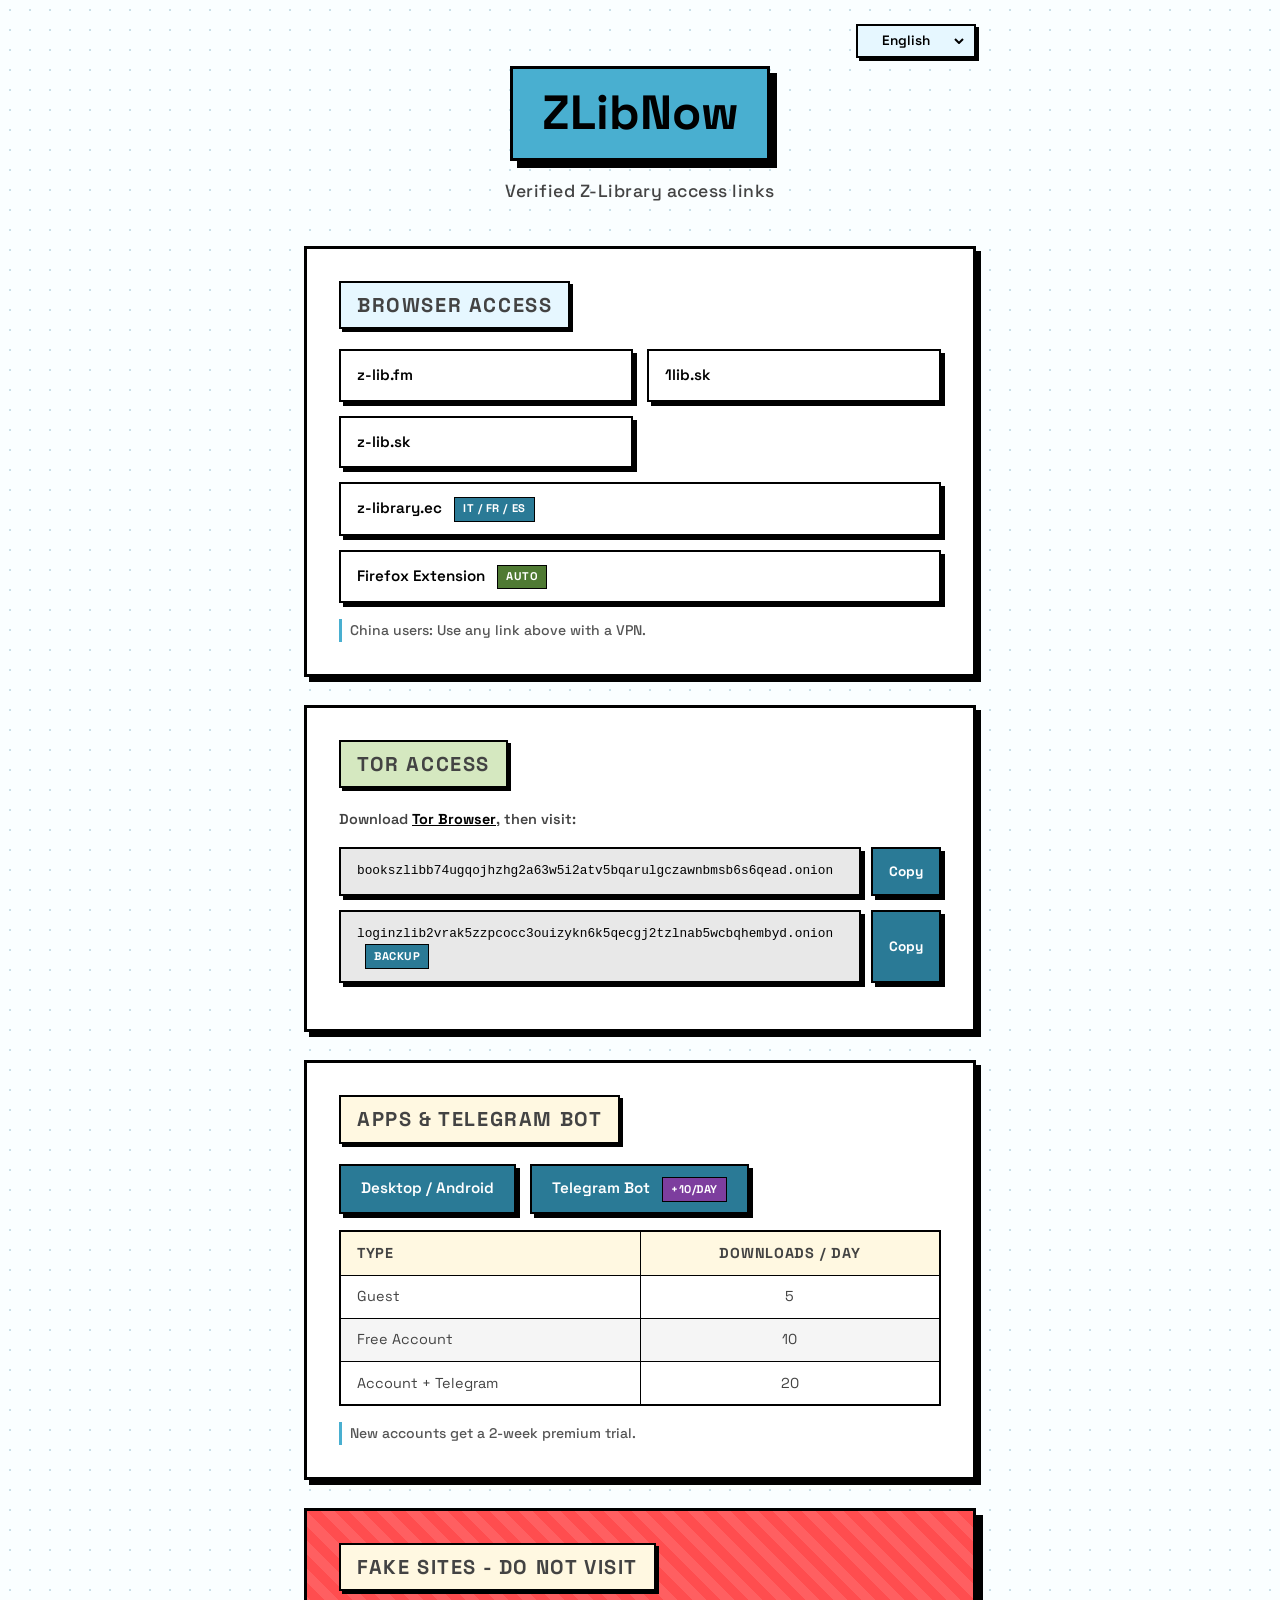
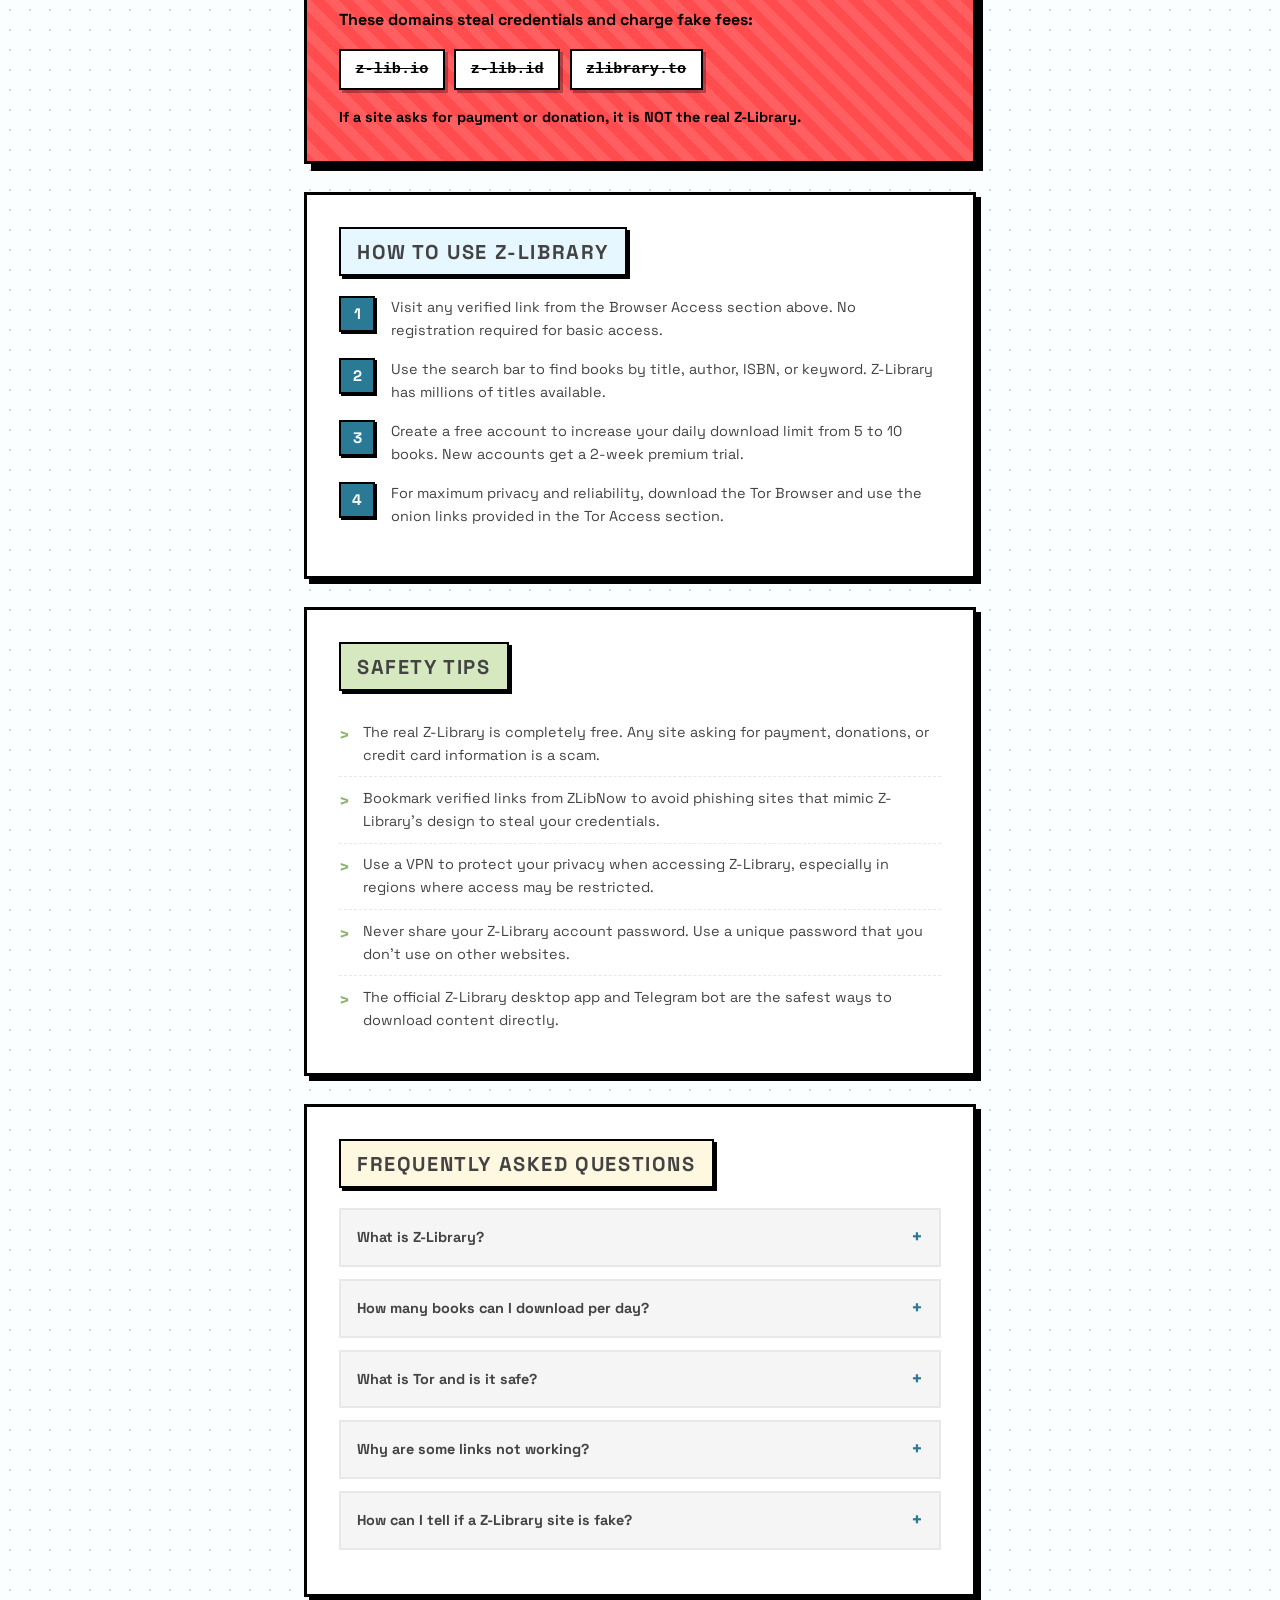
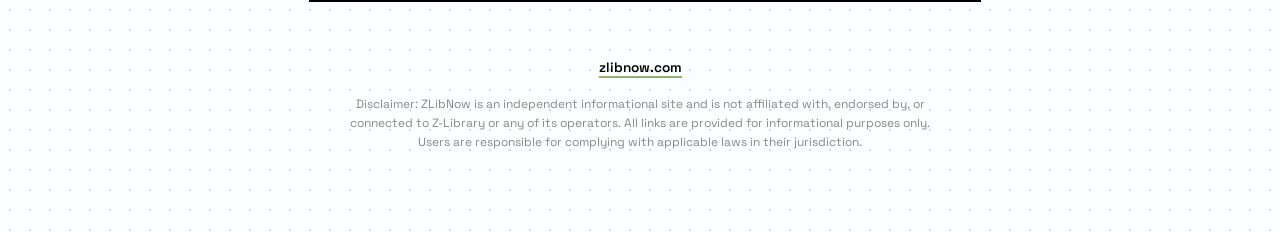
<file: index.html>
<!DOCTYPE html>
<html lang="en">
<head>
<script>
    // Redirect old ?lang=xx URLs to new subdirectory structure
    (function() {
        var params = new URLSearchParams(location.search);
        var lang = params.get('lang');
        if (['zh','es','fr','de','it','ja','ko','ru','ar'].includes(lang)) {
            location.replace('/' + lang + '/');
        }
    })();
    </script>
    
    <meta charset="UTF-8">
    <!-- Analytics slot (no-cookie only): paste your provider snippet here,
         then run `py tools/build_pages.py`. See README "Analytics". -->

    <meta name="viewport" content="width=device-width, initial-scale=1.0">
    <meta name="theme-color" content="#FAFEFF">
    <link rel="icon" href="/assets/favicon.svg" type="image/svg+xml">
    <link rel="icon" href="/assets/favicon.ico" sizes="32x32">
    <link rel="apple-touch-icon" href="/assets/apple-touch-icon.png">
    <title>ZLibNow - Verified Z-Library Access Links | Safe & Working</title>
    <meta name="description" content="Access Z-Library safely with verified links. Download millions of free ebooks, textbooks, and articles. Avoid fake sites and phishing attempts.">
    <meta name="keywords" content="Z-Library, z-library, zlib, free ebooks, download books, textbook, access links, tor, onion, verified links, updated, safe download">
    <meta name="robots" content="index, follow">
    <link rel="canonical" href="https://zlibnow.com/">
    <!-- hreflang tags for international SEO -->
        <link rel="alternate" hreflang="en" href="https://zlibnow.com/">
    <link rel="alternate" hreflang="zh" href="https://zlibnow.com/zh/">
    <link rel="alternate" hreflang="es" href="https://zlibnow.com/es/">
    <link rel="alternate" hreflang="fr" href="https://zlibnow.com/fr/">
    <link rel="alternate" hreflang="de" href="https://zlibnow.com/de/">
    <link rel="alternate" hreflang="it" href="https://zlibnow.com/it/">
    <link rel="alternate" hreflang="ja" href="https://zlibnow.com/ja/">
    <link rel="alternate" hreflang="ko" href="https://zlibnow.com/ko/">
    <link rel="alternate" hreflang="ru" href="https://zlibnow.com/ru/">
    <link rel="alternate" hreflang="ar" href="https://zlibnow.com/ar/">
    <link rel="alternate" hreflang="x-default" href="https://zlibnow.com/">
    <!-- Open Graph tags -->
    <meta property="og:title" content="ZLibNow - Verified Z-Library Access Links | Safe & Working">
    <meta property="og:description" content="Access Z-Library safely with verified links. Download millions of free ebooks, textbooks, and articles. Avoid fake sites and phishing attempts.">
    <meta property="og:url" content="https://zlibnow.com/">
    <meta property="og:type" content="website">
    <meta property="og:site_name" content="ZLibNow">
    <meta property="og:locale" content="en_US">
    <!-- Twitter Card tags -->
    <meta name="twitter:card" content="summary_large_image">
    <meta name="twitter:title" content="ZLibNow - Verified Z-Library Access Links | Safe & Working">
    <meta name="twitter:description" content="Access Z-Library safely with verified links. Download millions of free ebooks, textbooks, and articles. Avoid fake sites and phishing attempts.">
    <meta name="twitter:site" content="@zlibnow">
    <!-- JSON-LD Structured Data -->
    <script type="application/ld+json">
{
    "@context": "https://schema.org",
    "@type": "WebSite",
    "name": "ZLibNow",
    "url": "https://zlibnow.com/",
    "description": "Verified links to access the real Z-Library. Avoid fake sites and phishing attempts.",
    "inLanguage": "en"
}
    </script>
    <script type="application/ld+json">
{
    "@context": "https://schema.org",
    "@type": "FAQPage",
    "mainEntity": [
        {
            "@type": "Question",
            "name": "What is Z-Library?",
            "acceptedAnswer": {
                "@type": "Answer",
                "text": "Z-Library is one of the world's largest digital libraries, providing free access to millions of books, textbooks, academic papers, and articles in multiple languages. It serves as a valuable resource for students, researchers, and readers worldwide."
            }
        },
        {
            "@type": "Question",
            "name": "How many books can I download per day?",
            "acceptedAnswer": {
                "@type": "Answer",
                "text": "Guest users can download 5 books per day. Creating a free account increases the limit to 10 downloads daily. By linking your account with the Telegram bot, you can download up to 20 books per day. New accounts also receive a 2-week premium trial with higher limits."
            }
        },
        {
            "@type": "Question",
            "name": "What is Tor and is it safe?",
            "acceptedAnswer": {
                "@type": "Answer",
                "text": "Tor (The Onion Router) is a free, open-source browser that protects your privacy by encrypting and routing your internet traffic through multiple servers worldwide. It is developed by the Tor Project, a non-profit organization, and is widely used by journalists, activists, and privacy-conscious users. It is safe to use."
            }
        },
        {
            "@type": "Question",
            "name": "Why are some links not working?",
            "acceptedAnswer": {
                "@type": "Answer",
                "text": "Z-Library domains may occasionally be blocked or seized by authorities in certain regions. If one link doesn't work, try another from our verified list. For the most reliable access, use the Tor Browser with the provided onion links. We update our links regularly to ensure they remain accessible."
            }
        },
        {
            "@type": "Question",
            "name": "How can I tell if a Z-Library site is fake?",
            "acceptedAnswer": {
                "@type": "Answer",
                "text": "Fake Z-Library sites typically ask for payment, donations, or credit card information. The real Z-Library is completely free. Other red flags include excessive pop-up ads, requests for unnecessary personal information, and URLs that don't match the verified domains listed on ZLibNow. Always verify links through ZLibNow before entering any credentials."
            }
        }
    ]
}
    </script>
    <!-- OG Image -->
    <meta property="og:image" content="https://zlibnow.com/og-image.png">
    <meta property="og:image:width" content="1200">
    <meta property="og:image:height" content="630">
    <meta name="twitter:image" content="https://zlibnow.com/og-image.png">
    <link rel="stylesheet" href="assets/style.css">
</head>
<body>
        <!-- WeChat Browser Overlay -->
    <div class="wechat-overlay" id="wechatOverlay" role="dialog" aria-modal="true" aria-labelledby="wechatTitle">
        <div class="wechat-card">
            <div class="arrow"></div>
            <h3 id="wechatTitle">Please open in a browser</h3>
            <p>You are using the WeChat built-in browser. Some features may be limited. Please follow these steps:</p>
            <ol class="steps">
                <li>Tap the "···" button in the top right corner</li>
                <li>Select "Open in Browser"</li>
            </ol>
            <button class="wechat-close" id="wechatClose">Got it</button>
        </div>
    </div>

<div class="container">
        <main>
                <div class="lang-switcher">
            <select onchange="location.href=this.value" aria-label="Select language">
            <option value="/" selected>English</option>
            <option value="/zh/">中文</option>
            <option value="/es/">Español</option>
            <option value="/fr/">Français</option>
            <option value="/de/">Deutsch</option>
            <option value="/it/">Italiano</option>
            <option value="/ja/">日本語</option>
            <option value="/ko/">한국어</option>
            <option value="/ru/">Русский</option>
            <option value="/ar/">العربية</option>
            </select>
        </div>
        <header>
            <h1>ZLibNow</h1>
            <p>Verified Z-Library access links</p>
        </header>

        <!-- Browser Access -->
        <div class="section">
            <h2 class="section-title-blue">Browser Access</h2>
            <div class="links">
                <a href="https://z-lib.fm/" target="_blank" rel="noopener noreferrer">z-lib.fm</a>
                <a href="https://1lib.sk/" target="_blank" rel="noopener noreferrer">1lib.sk</a>
                <a href="https://z-lib.sk/" target="_blank" rel="noopener noreferrer">z-lib.sk</a>
            </div>
            <div class="links full">
                <a href="https://z-library.ec/" target="_blank" rel="noopener noreferrer">z-library.ec <span class="tag tag-blue">IT / FR / ES</span></a>
                <a href="https://go-to-library.sk/#browser_extensions_tab" target="_blank" rel="noopener noreferrer">Firefox Extension <span class="tag tag-green">Auto</span></a>
            </div>
            <p class="note">China users: Use any link above with a VPN.</p>
        </div>

        <!-- Tor Access -->
        <div class="section">
            <h2 class="section-title-green">Tor Access</h2>
            <p class="tor-intro">
                Download <a href="https://www.torproject.org/download/" style="color: #000; text-decoration: underline; font-weight: 700;" target="_blank" rel="noopener noreferrer">Tor Browser</a>, then visit:
            </p>
            <div class="tor-row"><a class="tor-link" href="http://bookszlibb74ugqojhzhg2a63w5i2atv5bqarulgczawnbmsb6s6qead.onion/" target="_blank" rel="noopener noreferrer">bookszlibb74ugqojhzhg2a63w5i2atv5bqarulgczawnbmsb6s6qead.onion</a><button type="button" class="copy-btn" data-copy="http://bookszlibb74ugqojhzhg2a63w5i2atv5bqarulgczawnbmsb6s6qead.onion/" data-copied="Copied!">Copy</button></div>
            <div class="tor-row"><a class="tor-link" href="http://loginzlib2vrak5zzpcocc3ouizykn6k5qecgj2tzlnab5wcbqhembyd.onion/" target="_blank" rel="noopener noreferrer">loginzlib2vrak5zzpcocc3ouizykn6k5qecgj2tzlnab5wcbqhembyd.onion <span class="tag tag-blue">Backup</span></a><button type="button" class="copy-btn" data-copy="http://loginzlib2vrak5zzpcocc3ouizykn6k5qecgj2tzlnab5wcbqhembyd.onion/" data-copied="Copied!">Copy</button></div>
        </div>

        <!-- Apps & Telegram -->
        <div class="section">
            <h2 class="section-title-yellow">Apps & Telegram Bot</h2>
            <div class="app-links">
                <a href="https://go-to-library.sk/" target="_blank" rel="noopener noreferrer">Desktop / Android</a>
                <a href="https://go-to-library.sk/#telegram_bot_tab" target="_blank" rel="noopener noreferrer">Telegram Bot <span class="tag tag-purple">+10/day</span></a>
            </div>
            <div class="table-wrap">
            <table>
                <thead>
                    <tr>
                        <th>Type</th>
                        <th>Downloads / Day</th>
                    </tr>
                </thead>
                <tbody>
                    <tr>
                        <td>Guest</td>
                        <td>5</td>
                    </tr>
                    <tr>
                        <td>Free Account</td>
                        <td>10</td>
                    </tr>
                    <tr>
                        <td>Account + Telegram</td>
                        <td>20</td>
                    </tr>
                </tbody>
            </table>
            </div>
            <p class="note">New accounts get a 2-week premium trial.</p>
        </div>

        <!-- Warning -->
        <div class="warning">
            <h2>Fake Sites - Do NOT Visit</h2>
            <p>These domains steal credentials and charge fake fees:</p>
            <div class="fake-list">
                <code>z-lib.io</code>
                <code>z-lib.id</code>
                <code>zlibrary.to</code>
            </div>
            <p class="warning-note">If a site asks for payment or donation, it is NOT the real Z-Library.</p>
        </div>

        <!-- How-To Guide -->
        <div class="section">
            <h2 class="section-title-blue">How to Use Z-Library</h2>
            <div class="howto-steps">
                <div class="howto-step">
                    <p>Visit any verified link from the Browser Access section above. No registration required for basic access.</p>
                </div>
                <div class="howto-step">
                    <p>Use the search bar to find books by title, author, ISBN, or keyword. Z-Library has millions of titles available.</p>
                </div>
                <div class="howto-step">
                    <p>Create a free account to increase your daily download limit from 5 to 10 books. New accounts get a 2-week premium trial.</p>
                </div>
                <div class="howto-step">
                    <p>For maximum privacy and reliability, download the Tor Browser and use the onion links provided in the Tor Access section.</p>
                </div>
            </div>
        </div>

        <!-- Safety Tips -->
        <div class="section">
            <h2 class="section-title-green">Safety Tips</h2>
            <ul class="safety-list">
                <li>The real Z-Library is completely free. Any site asking for payment, donations, or credit card information is a scam.</li>
                <li>Bookmark verified links from ZLibNow to avoid phishing sites that mimic Z-Library's design to steal your credentials.</li>
                <li>Use a VPN to protect your privacy when accessing Z-Library, especially in regions where access may be restricted.</li>
                <li>Never share your Z-Library account password. Use a unique password that you don't use on other websites.</li>
                <li>The official Z-Library desktop app and Telegram bot are the safest ways to download content directly.</li>
            </ul>
        </div>

        <!-- FAQ -->
        <div class="section">
            <h2 class="section-title-yellow">Frequently Asked Questions</h2>
            <div class="faq-item">
                <div class="faq-question" role="button" tabindex="0" aria-expanded="false">What is Z-Library?</div>
                <div class="faq-answer" role="region">Z-Library is one of the world's largest digital libraries, providing free access to millions of books, textbooks, academic papers, and articles in multiple languages. It serves as a valuable resource for students, researchers, and readers worldwide.</div>
            </div>
            <div class="faq-item">
                <div class="faq-question" role="button" tabindex="0" aria-expanded="false">How many books can I download per day?</div>
                <div class="faq-answer" role="region">Guest users can download 5 books per day. Creating a free account increases the limit to 10 downloads daily. By linking your account with the Telegram bot, you can download up to 20 books per day. New accounts also receive a 2-week premium trial with higher limits.</div>
            </div>
            <div class="faq-item">
                <div class="faq-question" role="button" tabindex="0" aria-expanded="false">What is Tor and is it safe?</div>
                <div class="faq-answer" role="region">Tor (The Onion Router) is a free, open-source browser that protects your privacy by encrypting and routing your internet traffic through multiple servers worldwide. It is developed by the Tor Project, a non-profit organization, and is widely used by journalists, activists, and privacy-conscious users. It is safe to use.</div>
            </div>
            <div class="faq-item">
                <div class="faq-question" role="button" tabindex="0" aria-expanded="false">Why are some links not working?</div>
                <div class="faq-answer" role="region">Z-Library domains may occasionally be blocked or seized by authorities in certain regions. If one link doesn't work, try another from our verified list. For the most reliable access, use the Tor Browser with the provided onion links. We update our links regularly to ensure they remain accessible.</div>
            </div>
            <div class="faq-item">
                <div class="faq-question" role="button" tabindex="0" aria-expanded="false">How can I tell if a Z-Library site is fake?</div>
                <div class="faq-answer" role="region">Fake Z-Library sites typically ask for payment, donations, or credit card information. The real Z-Library is completely free. Other red flags include excessive pop-up ads, requests for unnecessary personal information, and URLs that don't match the verified domains listed on ZLibNow. Always verify links through ZLibNow before entering any credentials.</div>
            </div>
        </div>

        </main>
        <footer>
            <p><a href="https://zlibnow.com/" target="_blank" rel="noopener noreferrer">zlibnow.com</a></p>
            <p class="disclaimer">Disclaimer: ZLibNow is an independent informational site and is not affiliated with, endorsed by, or connected to Z-Library or any of its operators. All links are provided for informational purposes only. Users are responsible for complying with applicable laws in their jurisdiction.</p>
        </footer>
    </div>

    <script src="assets/main.js"></script>

</body></html>
</file>
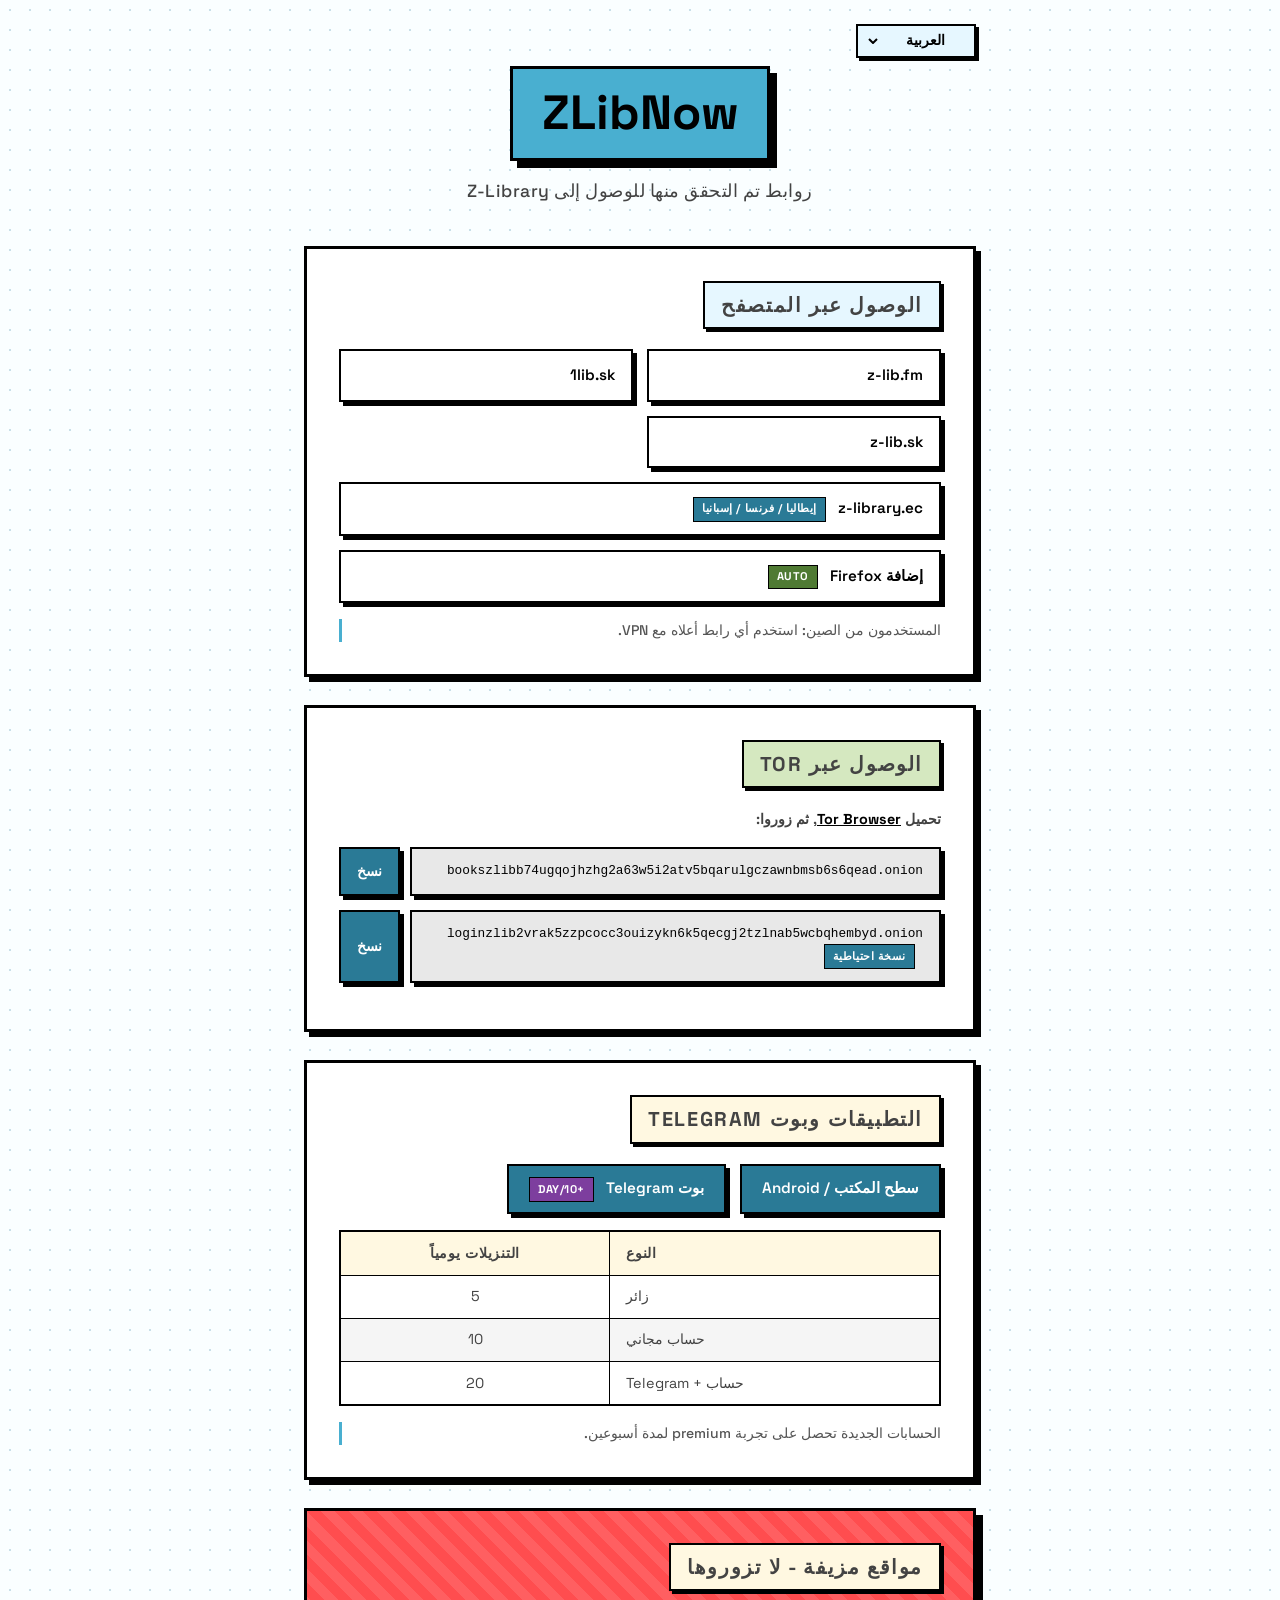
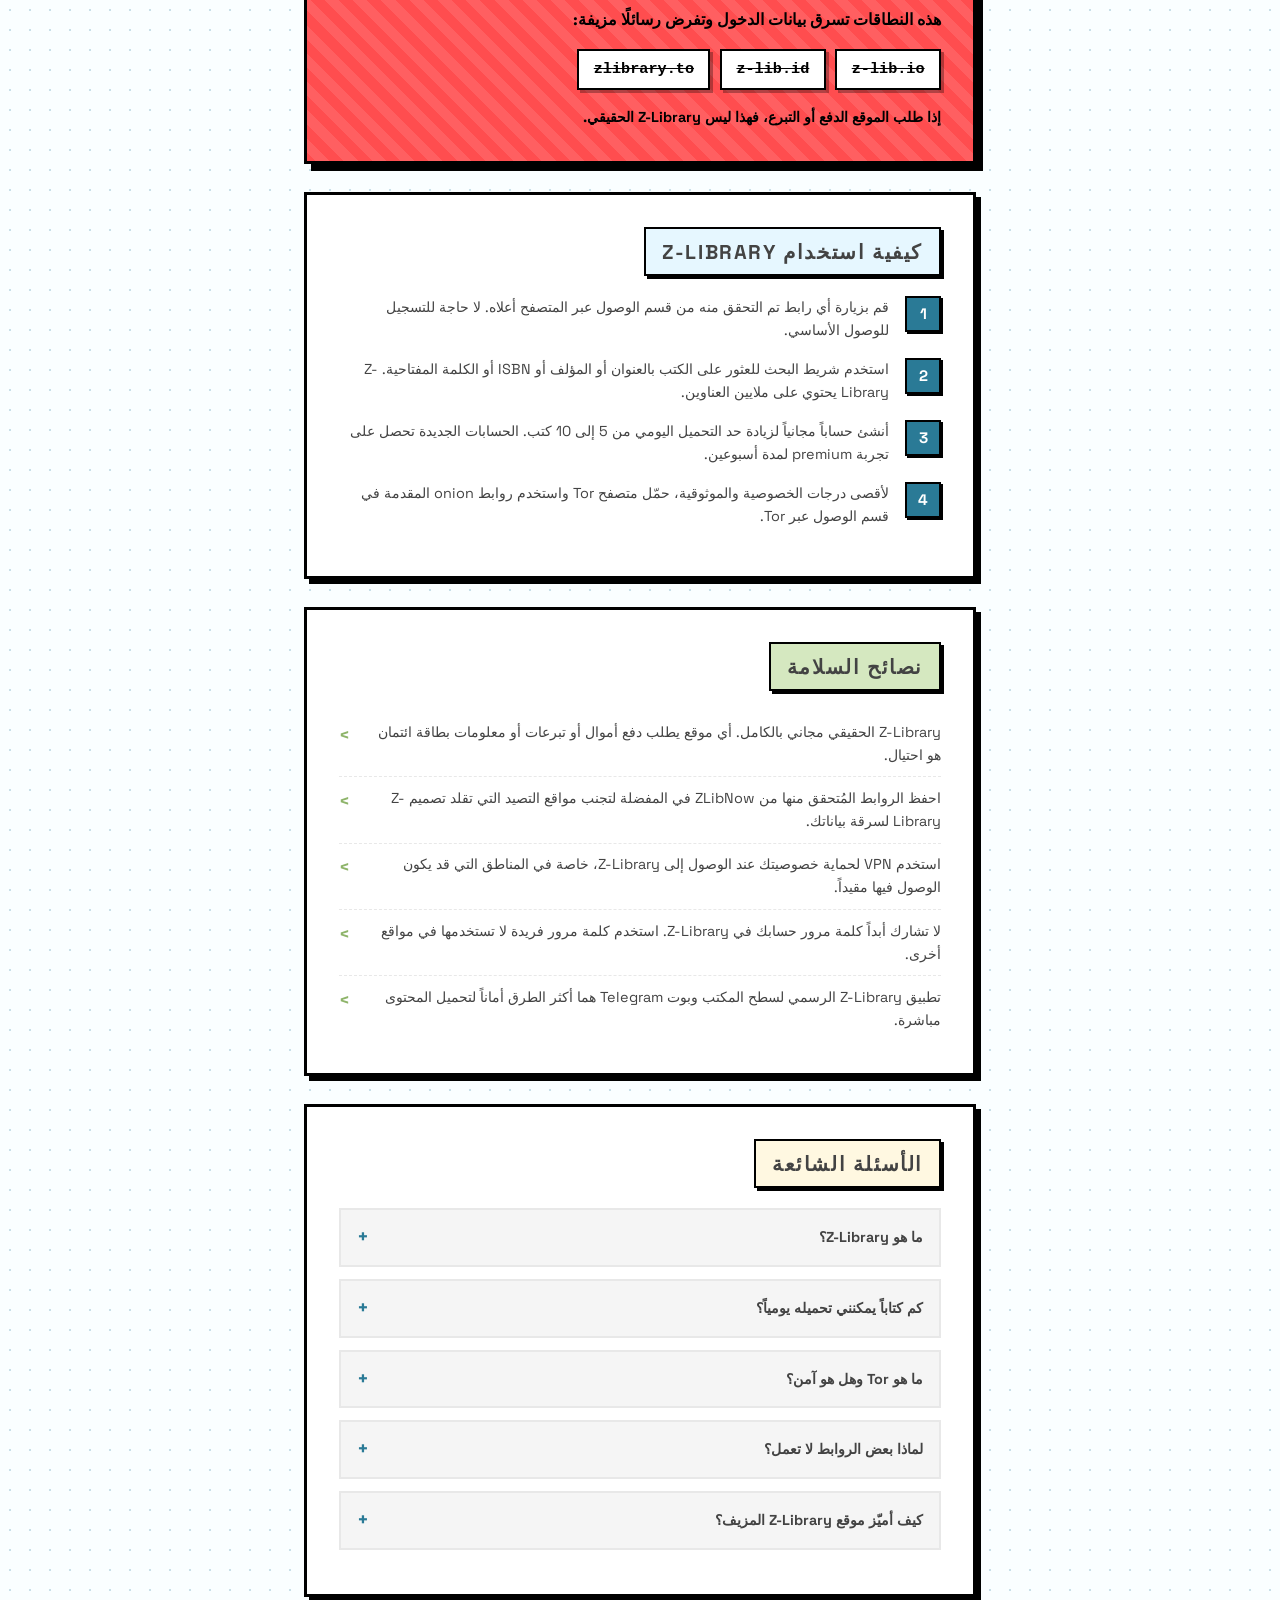
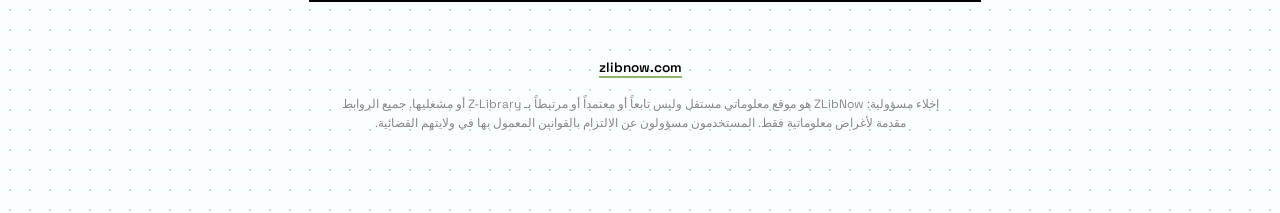
<file: ar/index.html>
<!DOCTYPE html>
<html lang="ar" dir="rtl">
<head>
    <meta charset="UTF-8">
    <!-- Analytics slot (no-cookie only): paste your provider snippet here,
         then run `py tools/build_pages.py`. See README "Analytics". -->

    <meta name="viewport" content="width=device-width, initial-scale=1.0">
    <meta name="theme-color" content="#FAFEFF">
    <link rel="icon" href="/assets/favicon.svg" type="image/svg+xml">
    <link rel="icon" href="/assets/favicon.ico" sizes="32x32">
    <link rel="apple-touch-icon" href="/assets/apple-touch-icon.png">
    <title>ZLibNow - روابط Z-Library الموثقة | تحميل كتب مجانية</title>
    <meta name="description" content="الوصول الآمن إلى Z-Library عبر روابط موثقة. حمّل ملايين الكتب والمقالات والأبحاث الأكاديمية مجاناً. نوفر روابط Tor للوصول الموثوق. تجنّب المواقع المزيفة واحمِ حسابك.">
    <meta name="keywords" content="Z-Library, z-library, مكتبة, كتب مجانية, تحميل كتب, كتب إلكترونية, روابط محدثة, تحميل PDF, كتب علمية, tor, روابط موثقة, مكتبة رقمية">
    <meta name="robots" content="index, follow">
    <link rel="canonical" href="https://zlibnow.com/ar/">
    <!-- hreflang tags for international SEO -->
        <link rel="alternate" hreflang="en" href="https://zlibnow.com/">
    <link rel="alternate" hreflang="zh" href="https://zlibnow.com/zh/">
    <link rel="alternate" hreflang="es" href="https://zlibnow.com/es/">
    <link rel="alternate" hreflang="fr" href="https://zlibnow.com/fr/">
    <link rel="alternate" hreflang="de" href="https://zlibnow.com/de/">
    <link rel="alternate" hreflang="it" href="https://zlibnow.com/it/">
    <link rel="alternate" hreflang="ja" href="https://zlibnow.com/ja/">
    <link rel="alternate" hreflang="ko" href="https://zlibnow.com/ko/">
    <link rel="alternate" hreflang="ru" href="https://zlibnow.com/ru/">
    <link rel="alternate" hreflang="ar" href="https://zlibnow.com/ar/">
    <link rel="alternate" hreflang="x-default" href="https://zlibnow.com/">
    <!-- Open Graph tags -->
    <meta property="og:title" content="ZLibNow - روابط Z-Library الموثقة | تحميل كتب مجانية">
    <meta property="og:description" content="الوصول الآمن إلى Z-Library عبر روابط موثقة. حمّل ملايين الكتب والمقالات والأبحاث الأكاديمية مجاناً. نوفر روابط Tor للوصول الموثوق. تجنّب المواقع المزيفة واحمِ حسابك.">
    <meta property="og:url" content="https://zlibnow.com/ar/">
    <meta property="og:type" content="website">
    <meta property="og:site_name" content="ZLibNow">
    <meta property="og:locale" content="ar_SA">
    <!-- Twitter Card tags -->
    <meta name="twitter:card" content="summary_large_image">
    <meta name="twitter:title" content="ZLibNow - روابط Z-Library الموثقة | تحميل كتب مجانية">
    <meta name="twitter:description" content="الوصول الآمن إلى Z-Library عبر روابط موثقة. حمّل ملايين الكتب والمقالات والأبحاث الأكاديمية مجاناً. نوفر روابط Tor للوصول الموثوق. تجنّب المواقع المزيفة واحمِ حسابك.">
    <meta name="twitter:site" content="@zlibnow">
    <!-- JSON-LD Structured Data -->
    <script type="application/ld+json">
{
    "@context": "https://schema.org",
    "@type": "WebSite",
    "name": "ZLibNow",
    "url": "https://zlibnow.com/ar/",
    "description": "Verified links to access the real Z-Library. Avoid fake sites and phishing attempts.",
    "inLanguage": "ar"
}
    </script>
    <script type="application/ld+json">
{
    "@context": "https://schema.org",
    "@type": "FAQPage",
    "mainEntity": [
        {
            "@type": "Question",
            "name": "ما هو Z-Library؟",
            "acceptedAnswer": {
                "@type": "Answer",
                "text": "Z-Library هو أحد أكبر المكتبات الرقمية في العالم، يوفر وصولاً مجانياً إلى ملايين الكتب والكتب المدرسية والأوراق الأكاديمية والمقالات بلغات متعددة. إنه مورد قيّم للطلاب والباحثين والقراء حول العالم."
            }
        },
        {
            "@type": "Question",
            "name": "كم كتاباً يمكنني تحميله يومياً؟",
            "acceptedAnswer": {
                "@type": "Answer",
                "text": "يمكن للمستخدمين الزوار تحميل 5 كتب يومياً. إنشاء حساب مجاني يزيد الحد إلى 10 تحميلات يومياً. بربط حسابك مع بوت Telegram يمكنك تحميل ما يصل إلى 20 كتاباً يومياً. الحسابات الجديدة تحصل أيضاً على تجربة premium لمدة أسبوعين."
            }
        },
        {
            "@type": "Question",
            "name": "ما هو Tor وهل هو آمن؟",
            "acceptedAnswer": {
                "@type": "Answer",
                "text": "Tor (The Onion Router) هو متصفح مجاني ومفتوح المصدر يحمي خصوصيتك بتشفير وتوجيه حركة مرور الإنترنت عبر عدة خوادم حول العالم. تم تطويره بواسطة Tor Project، وهي منظمة غير ربحية، وهو آمن للاستخدام."
            }
        },
        {
            "@type": "Question",
            "name": "لماذا بعض الروابط لا تعمل؟",
            "acceptedAnswer": {
                "@type": "Answer",
                "text": "قد يتم حظر أو مصادرة نطاقات Z-Library أحياناً من قبل السلطات في مناطق معينة. إذا لم يعمل رابط، جرب رابطاً آخر من قائمتنا المُتحقق منها. للوصول الأكثر موثوقية استخدم متصفح Tor مع روابط onion المقدمة."
            }
        },
        {
            "@type": "Question",
            "name": "كيف أميّز موقع Z-Library المزيف؟",
            "acceptedAnswer": {
                "@type": "Answer",
                "text": "مواقع Z-Library المزيفة تطلب عادة الدفع أو التبرعات أو معلومات بطاقة الائتمان. Z-Library الحقيقي مجاني بالكامل. علامات تحذيرية أخرى تشمل الإعلانات المنبثقة المفرطة وطلبات معلومات شخصية غير ضرورية وعناوين URL التي لا تتطابق مع النطاقات المُتحقق منها المدرجة في ZLibNow."
            }
        }
    ]
}
    </script>
    <!-- OG Image -->
    <meta property="og:image" content="https://zlibnow.com/og-image.png">
    <meta property="og:image:width" content="1200">
    <meta property="og:image:height" content="630">
    <meta name="twitter:image" content="https://zlibnow.com/og-image.png">
    <link rel="stylesheet" href="../assets/style.css">
</head>
<body>
        <!-- WeChat Browser Overlay -->
    <div class="wechat-overlay" id="wechatOverlay" role="dialog" aria-modal="true" aria-labelledby="wechatTitle">
        <div class="wechat-card">
            <div class="arrow"></div>
            <h3 id="wechatTitle">يرجى الفتح في متصفح</h3>
            <p>أنت تستخدم متصفح WeChat المدمج. بعض الميزات قد تكون محدودة. يرجى اتباع الخطوات التالية:</p>
            <ol class="steps">
                <li>اضغط على زر "···" في الزاوية العلوية اليمنى</li>
                <li>اختر "فتح في المتصفح"</li>
            </ol>
            <button class="wechat-close" id="wechatClose">فهمت</button>
        </div>
    </div>

<div class="container">
        <main>
                <div class="lang-switcher">
            <select onchange="location.href=this.value" aria-label="Select language">
            <option value="/">English</option>
            <option value="/zh/">中文</option>
            <option value="/es/">Español</option>
            <option value="/fr/">Français</option>
            <option value="/de/">Deutsch</option>
            <option value="/it/">Italiano</option>
            <option value="/ja/">日本語</option>
            <option value="/ko/">한국어</option>
            <option value="/ru/">Русский</option>
            <option value="/ar/" selected>العربية</option>
            </select>
        </div>
        <header>
            <h1>ZLibNow</h1>
            <p>روابط تم التحقق منها للوصول إلى Z-Library</p>
        </header>

        <!-- Browser Access -->
        <div class="section">
            <h2 class="section-title-blue">الوصول عبر المتصفح</h2>
            <div class="links">
                <a href="https://z-lib.fm/" target="_blank" rel="noopener noreferrer">z-lib.fm</a>
                <a href="https://1lib.sk/" target="_blank" rel="noopener noreferrer">1lib.sk</a>
                <a href="https://z-lib.sk/" target="_blank" rel="noopener noreferrer">z-lib.sk</a>
            </div>
            <div class="links full">
                <a href="https://z-library.ec/" target="_blank" rel="noopener noreferrer">z-library.ec <span class="tag tag-blue">إيطاليا / فرنسا / إسبانيا</span></a>
                <a href="https://go-to-library.sk/#browser_extensions_tab" target="_blank" rel="noopener noreferrer">إضافة Firefox <span class="tag tag-green">Auto</span></a>
            </div>
            <p class="note">المستخدمون من الصين: استخدم أي رابط أعلاه مع VPN.</p>
        </div>

        <!-- Tor Access -->
        <div class="section">
            <h2 class="section-title-green">الوصول عبر Tor</h2>
            <p class="tor-intro">
                تحميل <a href="https://www.torproject.org/download/" style="color: #000; text-decoration: underline; font-weight: 700;" target="_blank" rel="noopener noreferrer">Tor Browser</a>, ثم زوروا:
            </p>
            <div class="tor-row"><a class="tor-link" href="http://bookszlibb74ugqojhzhg2a63w5i2atv5bqarulgczawnbmsb6s6qead.onion/" target="_blank" rel="noopener noreferrer">bookszlibb74ugqojhzhg2a63w5i2atv5bqarulgczawnbmsb6s6qead.onion</a><button type="button" class="copy-btn" data-copy="http://bookszlibb74ugqojhzhg2a63w5i2atv5bqarulgczawnbmsb6s6qead.onion/" data-copied="تم النسخ!">نسخ</button></div>
            <div class="tor-row"><a class="tor-link" href="http://loginzlib2vrak5zzpcocc3ouizykn6k5qecgj2tzlnab5wcbqhembyd.onion/" target="_blank" rel="noopener noreferrer">loginzlib2vrak5zzpcocc3ouizykn6k5qecgj2tzlnab5wcbqhembyd.onion <span class="tag tag-blue">نسخة احتياطية</span></a><button type="button" class="copy-btn" data-copy="http://loginzlib2vrak5zzpcocc3ouizykn6k5qecgj2tzlnab5wcbqhembyd.onion/" data-copied="تم النسخ!">نسخ</button></div>
        </div>

        <!-- Apps & Telegram -->
        <div class="section">
            <h2 class="section-title-yellow">التطبيقات وبوت Telegram</h2>
            <div class="app-links">
                <a href="https://go-to-library.sk/" target="_blank" rel="noopener noreferrer">سطح المكتب / Android</a>
                <a href="https://go-to-library.sk/#telegram_bot_tab" target="_blank" rel="noopener noreferrer">بوت Telegram <span class="tag tag-purple">+10/day</span></a>
            </div>
            <div class="table-wrap">
            <table>
                <thead>
                    <tr>
                        <th>النوع</th>
                        <th>التنزيلات يومياً</th>
                    </tr>
                </thead>
                <tbody>
                    <tr>
                        <td>زائر</td>
                        <td>5</td>
                    </tr>
                    <tr>
                        <td>حساب مجاني</td>
                        <td>10</td>
                    </tr>
                    <tr>
                        <td>حساب + Telegram</td>
                        <td>20</td>
                    </tr>
                </tbody>
            </table>
            </div>
            <p class="note">الحسابات الجديدة تحصل على تجربة premium لمدة أسبوعين.</p>
        </div>

        <!-- Warning -->
        <div class="warning">
            <h2>مواقع مزيفة - لا تزوروها</h2>
            <p>هذه النطاقات تسرق بيانات الدخول وتفرض رسائلًا مزيفة:</p>
            <div class="fake-list">
                <code>z-lib.io</code>
                <code>z-lib.id</code>
                <code>zlibrary.to</code>
            </div>
            <p class="warning-note">إذا طلب الموقع الدفع أو التبرع، فهذا ليس Z-Library الحقيقي.</p>
        </div>

        <!-- How-To Guide -->
        <div class="section">
            <h2 class="section-title-blue">كيفية استخدام Z-Library</h2>
            <div class="howto-steps">
                <div class="howto-step">
                    <p>قم بزيارة أي رابط تم التحقق منه من قسم الوصول عبر المتصفح أعلاه. لا حاجة للتسجيل للوصول الأساسي.</p>
                </div>
                <div class="howto-step">
                    <p>استخدم شريط البحث للعثور على الكتب بالعنوان أو المؤلف أو ISBN أو الكلمة المفتاحية. Z-Library يحتوي على ملايين العناوين.</p>
                </div>
                <div class="howto-step">
                    <p>أنشئ حساباً مجانياً لزيادة حد التحميل اليومي من 5 إلى 10 كتب. الحسابات الجديدة تحصل على تجربة premium لمدة أسبوعين.</p>
                </div>
                <div class="howto-step">
                    <p>لأقصى درجات الخصوصية والموثوقية، حمّل متصفح Tor واستخدم روابط onion المقدمة في قسم الوصول عبر Tor.</p>
                </div>
            </div>
        </div>

        <!-- Safety Tips -->
        <div class="section">
            <h2 class="section-title-green">نصائح السلامة</h2>
            <ul class="safety-list">
                <li>Z-Library الحقيقي مجاني بالكامل. أي موقع يطلب دفع أموال أو تبرعات أو معلومات بطاقة ائتمان هو احتيال.</li>
                <li>احفظ الروابط المُتحقق منها من ZLibNow في المفضلة لتجنب مواقع التصيد التي تقلد تصميم Z-Library لسرقة بياناتك.</li>
                <li>استخدم VPN لحماية خصوصيتك عند الوصول إلى Z-Library، خاصة في المناطق التي قد يكون الوصول فيها مقيداً.</li>
                <li>لا تشارك أبداً كلمة مرور حسابك في Z-Library. استخدم كلمة مرور فريدة لا تستخدمها في مواقع أخرى.</li>
                <li>تطبيق Z-Library الرسمي لسطح المكتب وبوت Telegram هما أكثر الطرق أماناً لتحميل المحتوى مباشرة.</li>
            </ul>
        </div>

        <!-- FAQ -->
        <div class="section">
            <h2 class="section-title-yellow">الأسئلة الشائعة</h2>
            <div class="faq-item">
                <div class="faq-question" role="button" tabindex="0" aria-expanded="false">ما هو Z-Library؟</div>
                <div class="faq-answer" role="region">Z-Library هو أحد أكبر المكتبات الرقمية في العالم، يوفر وصولاً مجانياً إلى ملايين الكتب والكتب المدرسية والأوراق الأكاديمية والمقالات بلغات متعددة. إنه مورد قيّم للطلاب والباحثين والقراء حول العالم.</div>
            </div>
            <div class="faq-item">
                <div class="faq-question" role="button" tabindex="0" aria-expanded="false">كم كتاباً يمكنني تحميله يومياً؟</div>
                <div class="faq-answer" role="region">يمكن للمستخدمين الزوار تحميل 5 كتب يومياً. إنشاء حساب مجاني يزيد الحد إلى 10 تحميلات يومياً. بربط حسابك مع بوت Telegram يمكنك تحميل ما يصل إلى 20 كتاباً يومياً. الحسابات الجديدة تحصل أيضاً على تجربة premium لمدة أسبوعين.</div>
            </div>
            <div class="faq-item">
                <div class="faq-question" role="button" tabindex="0" aria-expanded="false">ما هو Tor وهل هو آمن؟</div>
                <div class="faq-answer" role="region">Tor (The Onion Router) هو متصفح مجاني ومفتوح المصدر يحمي خصوصيتك بتشفير وتوجيه حركة مرور الإنترنت عبر عدة خوادم حول العالم. تم تطويره بواسطة Tor Project، وهي منظمة غير ربحية، وهو آمن للاستخدام.</div>
            </div>
            <div class="faq-item">
                <div class="faq-question" role="button" tabindex="0" aria-expanded="false">لماذا بعض الروابط لا تعمل؟</div>
                <div class="faq-answer" role="region">قد يتم حظر أو مصادرة نطاقات Z-Library أحياناً من قبل السلطات في مناطق معينة. إذا لم يعمل رابط، جرب رابطاً آخر من قائمتنا المُتحقق منها. للوصول الأكثر موثوقية استخدم متصفح Tor مع روابط onion المقدمة.</div>
            </div>
            <div class="faq-item">
                <div class="faq-question" role="button" tabindex="0" aria-expanded="false">كيف أميّز موقع Z-Library المزيف؟</div>
                <div class="faq-answer" role="region">مواقع Z-Library المزيفة تطلب عادة الدفع أو التبرعات أو معلومات بطاقة الائتمان. Z-Library الحقيقي مجاني بالكامل. علامات تحذيرية أخرى تشمل الإعلانات المنبثقة المفرطة وطلبات معلومات شخصية غير ضرورية وعناوين URL التي لا تتطابق مع النطاقات المُتحقق منها المدرجة في ZLibNow.</div>
            </div>
        </div>

        </main>
        <footer>
            <p><a href="https://zlibnow.com/" target="_blank" rel="noopener noreferrer">zlibnow.com</a></p>
            <p class="disclaimer">إخلاء مسؤولية: ZLibNow هو موقع معلوماتي مستقل وليس تابعاً أو معتمداً أو مرتبطاً بـ Z-Library أو مشغليها. جميع الروابط مقدمة لأغراض معلوماتية فقط. المستخدمون مسؤولون عن الالتزام بالقوانين المعمول بها في ولايتهم القضائية.</p>
        </footer>
    </div>

    <script src="../assets/main.js"></script>

</body></html>
</file>
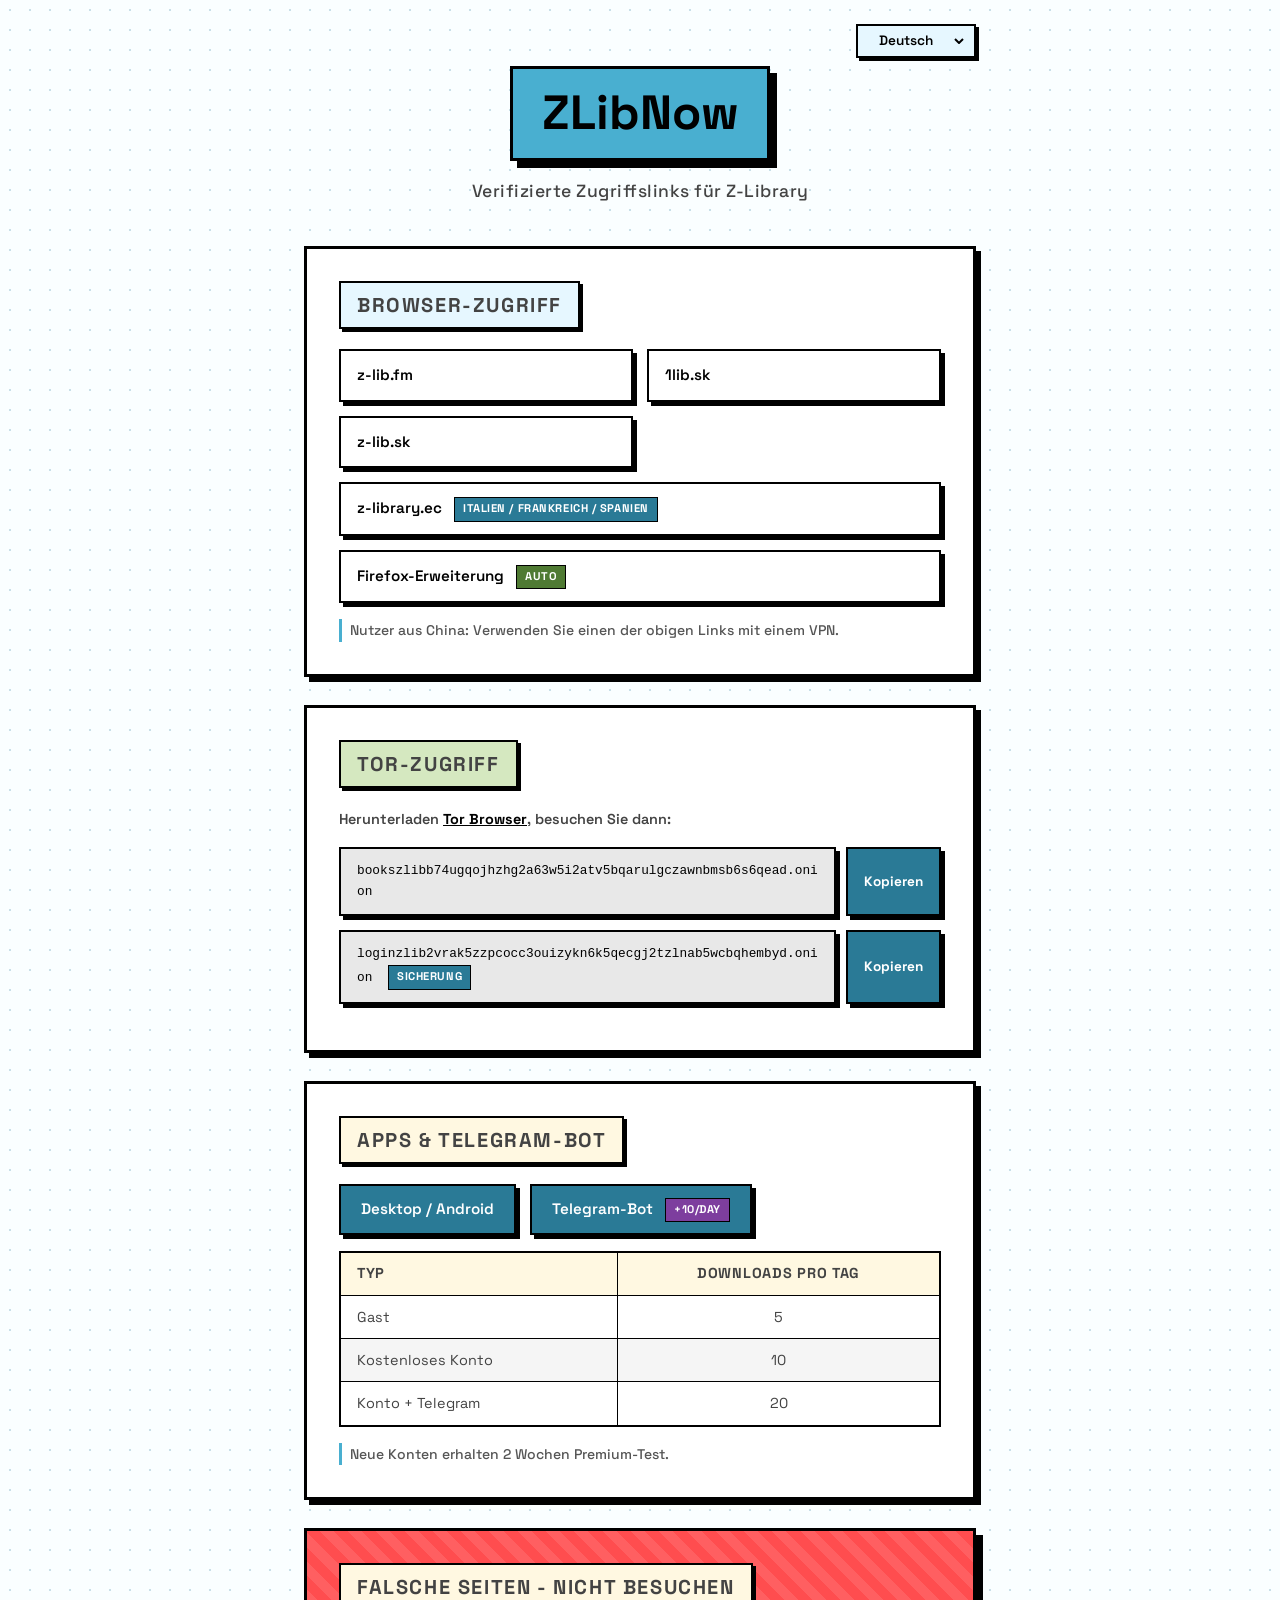
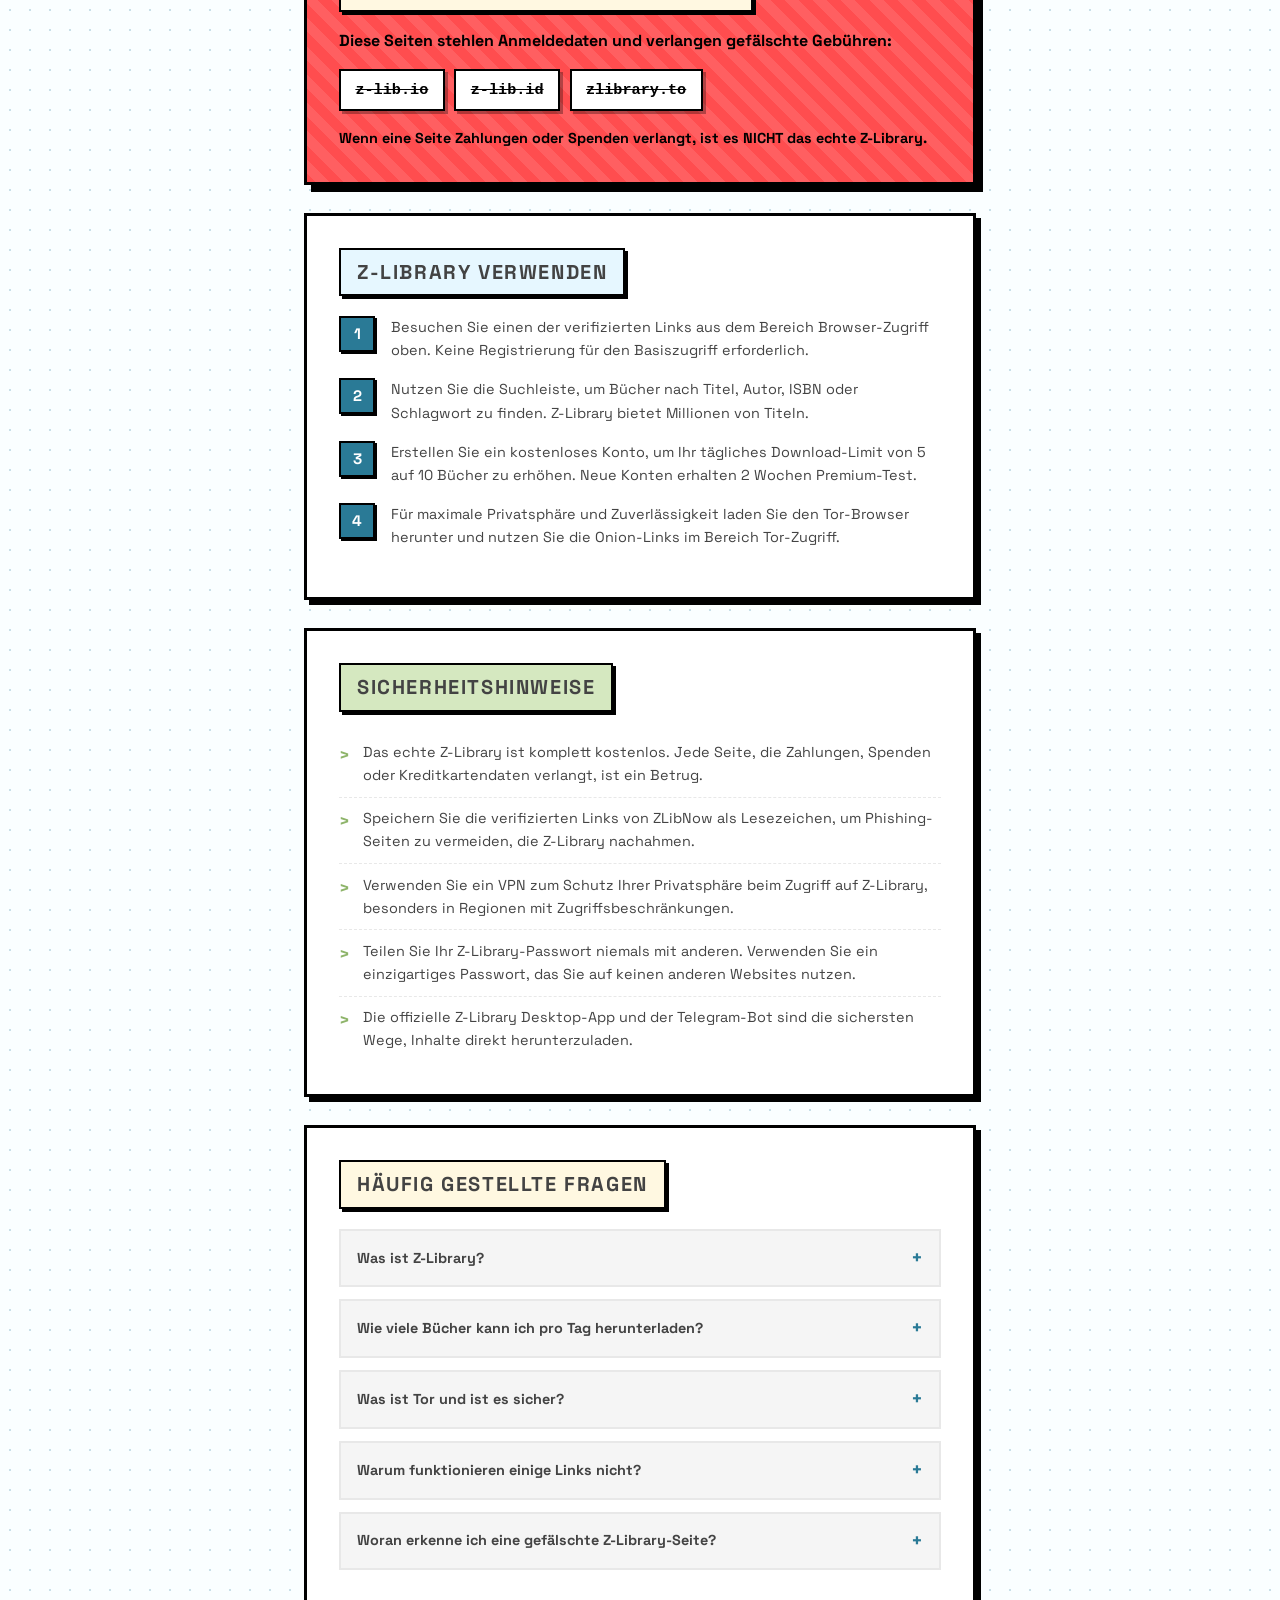
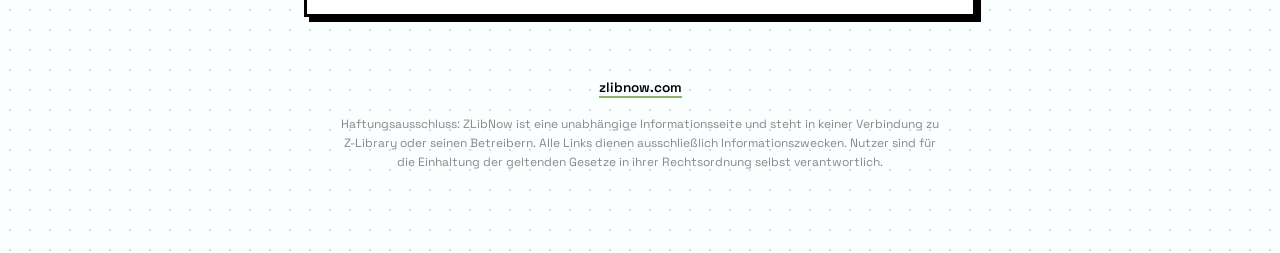
<file: de/index.html>
<!DOCTYPE html>
<html lang="de">
<head>
    <meta charset="UTF-8">
    <!-- Analytics slot (no-cookie only): paste your provider snippet here,
         then run `py tools/build_pages.py`. See README "Analytics". -->

    <meta name="viewport" content="width=device-width, initial-scale=1.0">
    <meta name="theme-color" content="#FAFEFF">
    <link rel="icon" href="/assets/favicon.svg" type="image/svg+xml">
    <link rel="icon" href="/assets/favicon.ico" sizes="32x32">
    <link rel="apple-touch-icon" href="/assets/apple-touch-icon.png">
    <title>ZLibNow - Verifizierte Z-Library Links | Bücher Gratis</title>
    <meta name="description" content="Sicherer Zugang zu Z-Library mit verifizierten Links. Millionen Bücher und Artikel kostenlos herunterladen. Fake-Seiten vermeiden.">
    <meta name="keywords" content="Z-Library, z-library, bücher kostenlos, bücher download, ebooks, aktuelle links, PDF download, fachbücher, tor, verifizierte links, digitale bibliothek">
    <meta name="robots" content="index, follow">
    <link rel="canonical" href="https://zlibnow.com/de/">
    <!-- hreflang tags for international SEO -->
        <link rel="alternate" hreflang="en" href="https://zlibnow.com/">
    <link rel="alternate" hreflang="zh" href="https://zlibnow.com/zh/">
    <link rel="alternate" hreflang="es" href="https://zlibnow.com/es/">
    <link rel="alternate" hreflang="fr" href="https://zlibnow.com/fr/">
    <link rel="alternate" hreflang="de" href="https://zlibnow.com/de/">
    <link rel="alternate" hreflang="it" href="https://zlibnow.com/it/">
    <link rel="alternate" hreflang="ja" href="https://zlibnow.com/ja/">
    <link rel="alternate" hreflang="ko" href="https://zlibnow.com/ko/">
    <link rel="alternate" hreflang="ru" href="https://zlibnow.com/ru/">
    <link rel="alternate" hreflang="ar" href="https://zlibnow.com/ar/">
    <link rel="alternate" hreflang="x-default" href="https://zlibnow.com/">
    <!-- Open Graph tags -->
    <meta property="og:title" content="ZLibNow - Verifizierte Z-Library Links | Bücher Gratis">
    <meta property="og:description" content="Sicherer Zugang zu Z-Library mit verifizierten Links. Millionen Bücher und Artikel kostenlos herunterladen. Fake-Seiten vermeiden.">
    <meta property="og:url" content="https://zlibnow.com/de/">
    <meta property="og:type" content="website">
    <meta property="og:site_name" content="ZLibNow">
    <meta property="og:locale" content="de_DE">
    <!-- Twitter Card tags -->
    <meta name="twitter:card" content="summary_large_image">
    <meta name="twitter:title" content="ZLibNow - Verifizierte Z-Library Links | Bücher Gratis">
    <meta name="twitter:description" content="Sicherer Zugang zu Z-Library mit verifizierten Links. Millionen Bücher und Artikel kostenlos herunterladen. Fake-Seiten vermeiden.">
    <meta name="twitter:site" content="@zlibnow">
    <!-- JSON-LD Structured Data -->
    <script type="application/ld+json">
{
    "@context": "https://schema.org",
    "@type": "WebSite",
    "name": "ZLibNow",
    "url": "https://zlibnow.com/de/",
    "description": "Verified links to access the real Z-Library. Avoid fake sites and phishing attempts.",
    "inLanguage": "de"
}
    </script>
    <script type="application/ld+json">
{
    "@context": "https://schema.org",
    "@type": "FAQPage",
    "mainEntity": [
        {
            "@type": "Question",
            "name": "Was ist Z-Library?",
            "acceptedAnswer": {
                "@type": "Answer",
                "text": "Z-Library ist eine der größten digitalen Bibliotheken der Welt mit kostenlosem Zugang zu Millionen von Büchern, Lehrbüchern, akademischen Arbeiten und Artikeln in mehreren Sprachen. Sie ist eine wertvolle Ressource für Studenten, Forscher und Leser weltweit."
            }
        },
        {
            "@type": "Question",
            "name": "Wie viele Bücher kann ich pro Tag herunterladen?",
            "acceptedAnswer": {
                "@type": "Answer",
                "text": "Gäste können 5 Bücher pro Tag herunterladen. Ein kostenloses Konto erhöht das Limit auf 10 tägliche Downloads. Durch Verknüpfung mit dem Telegram-Bot können Sie bis zu 20 Bücher pro Tag herunterladen. Neue Konten erhalten außerdem einen 2-wöchigen Premium-Test."
            }
        },
        {
            "@type": "Question",
            "name": "Was ist Tor und ist es sicher?",
            "acceptedAnswer": {
                "@type": "Answer",
                "text": "Tor (The Onion Router) ist ein kostenloser Open-Source-Browser, der Ihre Privatsphäre schützt, indem er Ihren Internetverkehr über mehrere Server weltweit verschlüsselt und leitet. Es wird vom Tor Project, einer gemeinnützigen Organisation, entwickelt und ist sicher in der Verwendung."
            }
        },
        {
            "@type": "Question",
            "name": "Warum funktionieren einige Links nicht?",
            "acceptedAnswer": {
                "@type": "Answer",
                "text": "Z-Library-Domains können gelegentlich in bestimmten Regionen von Behörden blockiert oder beschlagnahmt werden. Wenn ein Link nicht funktioniert, versuchen Sie einen anderen aus unserer verifizierten Liste. Für den zuverlässigsten Zugang nutzen Sie den Tor-Browser mit den bereitgestellten Onion-Links."
            }
        },
        {
            "@type": "Question",
            "name": "Woran erkenne ich eine gefälschte Z-Library-Seite?",
            "acceptedAnswer": {
                "@type": "Answer",
                "text": "Gefälschte Z-Library-Seiten fordern üblicherweise Zahlungen, Spenden oder Kreditkartendaten. Das echte Z-Library ist komplett kostenlos. Weitere Warnsignale sind übermäßige Pop-up-Werbung, unnötige persönliche Informationen und URLs, die nicht zu den verifizierten Domains auf ZLibNow passen."
            }
        }
    ]
}
    </script>
    <!-- OG Image -->
    <meta property="og:image" content="https://zlibnow.com/og-image.png">
    <meta property="og:image:width" content="1200">
    <meta property="og:image:height" content="630">
    <meta name="twitter:image" content="https://zlibnow.com/og-image.png">
    <link rel="stylesheet" href="../assets/style.css">
</head>
<body>
        <!-- WeChat Browser Overlay -->
    <div class="wechat-overlay" id="wechatOverlay" role="dialog" aria-modal="true" aria-labelledby="wechatTitle">
        <div class="wechat-card">
            <div class="arrow"></div>
            <h3 id="wechatTitle">Bitte in einem Browser öffnen</h3>
            <p>Sie verwenden den integrierten WeChat-Browser. Einige Funktionen können eingeschränkt sein. Bitte folgen Sie diesen Schritten:</p>
            <ol class="steps">
                <li>Tippen Sie auf die Schaltfläche "···" oben rechts</li>
                <li>Wählen Sie "In Browser öffnen"</li>
            </ol>
            <button class="wechat-close" id="wechatClose">Verstanden</button>
        </div>
    </div>

<div class="container">
        <main>
                <div class="lang-switcher">
            <select onchange="location.href=this.value" aria-label="Select language">
            <option value="/">English</option>
            <option value="/zh/">中文</option>
            <option value="/es/">Español</option>
            <option value="/fr/">Français</option>
            <option value="/de/" selected>Deutsch</option>
            <option value="/it/">Italiano</option>
            <option value="/ja/">日本語</option>
            <option value="/ko/">한국어</option>
            <option value="/ru/">Русский</option>
            <option value="/ar/">العربية</option>
            </select>
        </div>
        <header>
            <h1>ZLibNow</h1>
            <p>Verifizierte Zugriffslinks für Z-Library</p>
        </header>

        <!-- Browser Access -->
        <div class="section">
            <h2 class="section-title-blue">Browser-Zugriff</h2>
            <div class="links">
                <a href="https://z-lib.fm/" target="_blank" rel="noopener noreferrer">z-lib.fm</a>
                <a href="https://1lib.sk/" target="_blank" rel="noopener noreferrer">1lib.sk</a>
                <a href="https://z-lib.sk/" target="_blank" rel="noopener noreferrer">z-lib.sk</a>
            </div>
            <div class="links full">
                <a href="https://z-library.ec/" target="_blank" rel="noopener noreferrer">z-library.ec <span class="tag tag-blue">Italien / Frankreich / Spanien</span></a>
                <a href="https://go-to-library.sk/#browser_extensions_tab" target="_blank" rel="noopener noreferrer">Firefox-Erweiterung <span class="tag tag-green">Auto</span></a>
            </div>
            <p class="note">Nutzer aus China: Verwenden Sie einen der obigen Links mit einem VPN.</p>
        </div>

        <!-- Tor Access -->
        <div class="section">
            <h2 class="section-title-green">Tor-Zugriff</h2>
            <p class="tor-intro">
                Herunterladen <a href="https://www.torproject.org/download/" style="color: #000; text-decoration: underline; font-weight: 700;" target="_blank" rel="noopener noreferrer">Tor Browser</a>, besuchen Sie dann:
            </p>
            <div class="tor-row"><a class="tor-link" href="http://bookszlibb74ugqojhzhg2a63w5i2atv5bqarulgczawnbmsb6s6qead.onion/" target="_blank" rel="noopener noreferrer">bookszlibb74ugqojhzhg2a63w5i2atv5bqarulgczawnbmsb6s6qead.onion</a><button type="button" class="copy-btn" data-copy="http://bookszlibb74ugqojhzhg2a63w5i2atv5bqarulgczawnbmsb6s6qead.onion/" data-copied="Kopiert!">Kopieren</button></div>
            <div class="tor-row"><a class="tor-link" href="http://loginzlib2vrak5zzpcocc3ouizykn6k5qecgj2tzlnab5wcbqhembyd.onion/" target="_blank" rel="noopener noreferrer">loginzlib2vrak5zzpcocc3ouizykn6k5qecgj2tzlnab5wcbqhembyd.onion <span class="tag tag-blue">Sicherung</span></a><button type="button" class="copy-btn" data-copy="http://loginzlib2vrak5zzpcocc3ouizykn6k5qecgj2tzlnab5wcbqhembyd.onion/" data-copied="Kopiert!">Kopieren</button></div>
        </div>

        <!-- Apps & Telegram -->
        <div class="section">
            <h2 class="section-title-yellow">Apps & Telegram-Bot</h2>
            <div class="app-links">
                <a href="https://go-to-library.sk/" target="_blank" rel="noopener noreferrer">Desktop / Android</a>
                <a href="https://go-to-library.sk/#telegram_bot_tab" target="_blank" rel="noopener noreferrer">Telegram-Bot <span class="tag tag-purple">+10/day</span></a>
            </div>
            <div class="table-wrap">
            <table>
                <thead>
                    <tr>
                        <th>Typ</th>
                        <th>Downloads pro Tag</th>
                    </tr>
                </thead>
                <tbody>
                    <tr>
                        <td>Gast</td>
                        <td>5</td>
                    </tr>
                    <tr>
                        <td>Kostenloses Konto</td>
                        <td>10</td>
                    </tr>
                    <tr>
                        <td>Konto + Telegram</td>
                        <td>20</td>
                    </tr>
                </tbody>
            </table>
            </div>
            <p class="note">Neue Konten erhalten 2 Wochen Premium-Test.</p>
        </div>

        <!-- Warning -->
        <div class="warning">
            <h2>Falsche Seiten - NICHT besuchen</h2>
            <p>Diese Seiten stehlen Anmeldedaten und verlangen gefälschte Gebühren:</p>
            <div class="fake-list">
                <code>z-lib.io</code>
                <code>z-lib.id</code>
                <code>zlibrary.to</code>
            </div>
            <p class="warning-note">Wenn eine Seite Zahlungen oder Spenden verlangt, ist es NICHT das echte Z-Library.</p>
        </div>

        <!-- How-To Guide -->
        <div class="section">
            <h2 class="section-title-blue">Z-Library verwenden</h2>
            <div class="howto-steps">
                <div class="howto-step">
                    <p>Besuchen Sie einen der verifizierten Links aus dem Bereich Browser-Zugriff oben. Keine Registrierung für den Basiszugriff erforderlich.</p>
                </div>
                <div class="howto-step">
                    <p>Nutzen Sie die Suchleiste, um Bücher nach Titel, Autor, ISBN oder Schlagwort zu finden. Z-Library bietet Millionen von Titeln.</p>
                </div>
                <div class="howto-step">
                    <p>Erstellen Sie ein kostenloses Konto, um Ihr tägliches Download-Limit von 5 auf 10 Bücher zu erhöhen. Neue Konten erhalten 2 Wochen Premium-Test.</p>
                </div>
                <div class="howto-step">
                    <p>Für maximale Privatsphäre und Zuverlässigkeit laden Sie den Tor-Browser herunter und nutzen Sie die Onion-Links im Bereich Tor-Zugriff.</p>
                </div>
            </div>
        </div>

        <!-- Safety Tips -->
        <div class="section">
            <h2 class="section-title-green">Sicherheitshinweise</h2>
            <ul class="safety-list">
                <li>Das echte Z-Library ist komplett kostenlos. Jede Seite, die Zahlungen, Spenden oder Kreditkartendaten verlangt, ist ein Betrug.</li>
                <li>Speichern Sie die verifizierten Links von ZLibNow als Lesezeichen, um Phishing-Seiten zu vermeiden, die Z-Library nachahmen.</li>
                <li>Verwenden Sie ein VPN zum Schutz Ihrer Privatsphäre beim Zugriff auf Z-Library, besonders in Regionen mit Zugriffsbeschränkungen.</li>
                <li>Teilen Sie Ihr Z-Library-Passwort niemals mit anderen. Verwenden Sie ein einzigartiges Passwort, das Sie auf keinen anderen Websites nutzen.</li>
                <li>Die offizielle Z-Library Desktop-App und der Telegram-Bot sind die sichersten Wege, Inhalte direkt herunterzuladen.</li>
            </ul>
        </div>

        <!-- FAQ -->
        <div class="section">
            <h2 class="section-title-yellow">Häufig gestellte Fragen</h2>
            <div class="faq-item">
                <div class="faq-question" role="button" tabindex="0" aria-expanded="false">Was ist Z-Library?</div>
                <div class="faq-answer" role="region">Z-Library ist eine der größten digitalen Bibliotheken der Welt mit kostenlosem Zugang zu Millionen von Büchern, Lehrbüchern, akademischen Arbeiten und Artikeln in mehreren Sprachen. Sie ist eine wertvolle Ressource für Studenten, Forscher und Leser weltweit.</div>
            </div>
            <div class="faq-item">
                <div class="faq-question" role="button" tabindex="0" aria-expanded="false">Wie viele Bücher kann ich pro Tag herunterladen?</div>
                <div class="faq-answer" role="region">Gäste können 5 Bücher pro Tag herunterladen. Ein kostenloses Konto erhöht das Limit auf 10 tägliche Downloads. Durch Verknüpfung mit dem Telegram-Bot können Sie bis zu 20 Bücher pro Tag herunterladen. Neue Konten erhalten außerdem einen 2-wöchigen Premium-Test.</div>
            </div>
            <div class="faq-item">
                <div class="faq-question" role="button" tabindex="0" aria-expanded="false">Was ist Tor und ist es sicher?</div>
                <div class="faq-answer" role="region">Tor (The Onion Router) ist ein kostenloser Open-Source-Browser, der Ihre Privatsphäre schützt, indem er Ihren Internetverkehr über mehrere Server weltweit verschlüsselt und leitet. Es wird vom Tor Project, einer gemeinnützigen Organisation, entwickelt und ist sicher in der Verwendung.</div>
            </div>
            <div class="faq-item">
                <div class="faq-question" role="button" tabindex="0" aria-expanded="false">Warum funktionieren einige Links nicht?</div>
                <div class="faq-answer" role="region">Z-Library-Domains können gelegentlich in bestimmten Regionen von Behörden blockiert oder beschlagnahmt werden. Wenn ein Link nicht funktioniert, versuchen Sie einen anderen aus unserer verifizierten Liste. Für den zuverlässigsten Zugang nutzen Sie den Tor-Browser mit den bereitgestellten Onion-Links.</div>
            </div>
            <div class="faq-item">
                <div class="faq-question" role="button" tabindex="0" aria-expanded="false">Woran erkenne ich eine gefälschte Z-Library-Seite?</div>
                <div class="faq-answer" role="region">Gefälschte Z-Library-Seiten fordern üblicherweise Zahlungen, Spenden oder Kreditkartendaten. Das echte Z-Library ist komplett kostenlos. Weitere Warnsignale sind übermäßige Pop-up-Werbung, unnötige persönliche Informationen und URLs, die nicht zu den verifizierten Domains auf ZLibNow passen.</div>
            </div>
        </div>

        </main>
        <footer>
            <p><a href="https://zlibnow.com/" target="_blank" rel="noopener noreferrer">zlibnow.com</a></p>
            <p class="disclaimer">Haftungsausschluss: ZLibNow ist eine unabhängige Informationsseite und steht in keiner Verbindung zu Z-Library oder seinen Betreibern. Alle Links dienen ausschließlich Informationszwecken. Nutzer sind für die Einhaltung der geltenden Gesetze in ihrer Rechtsordnung selbst verantwortlich.</p>
        </footer>
    </div>

    <script src="../assets/main.js"></script>

</body></html>
</file>
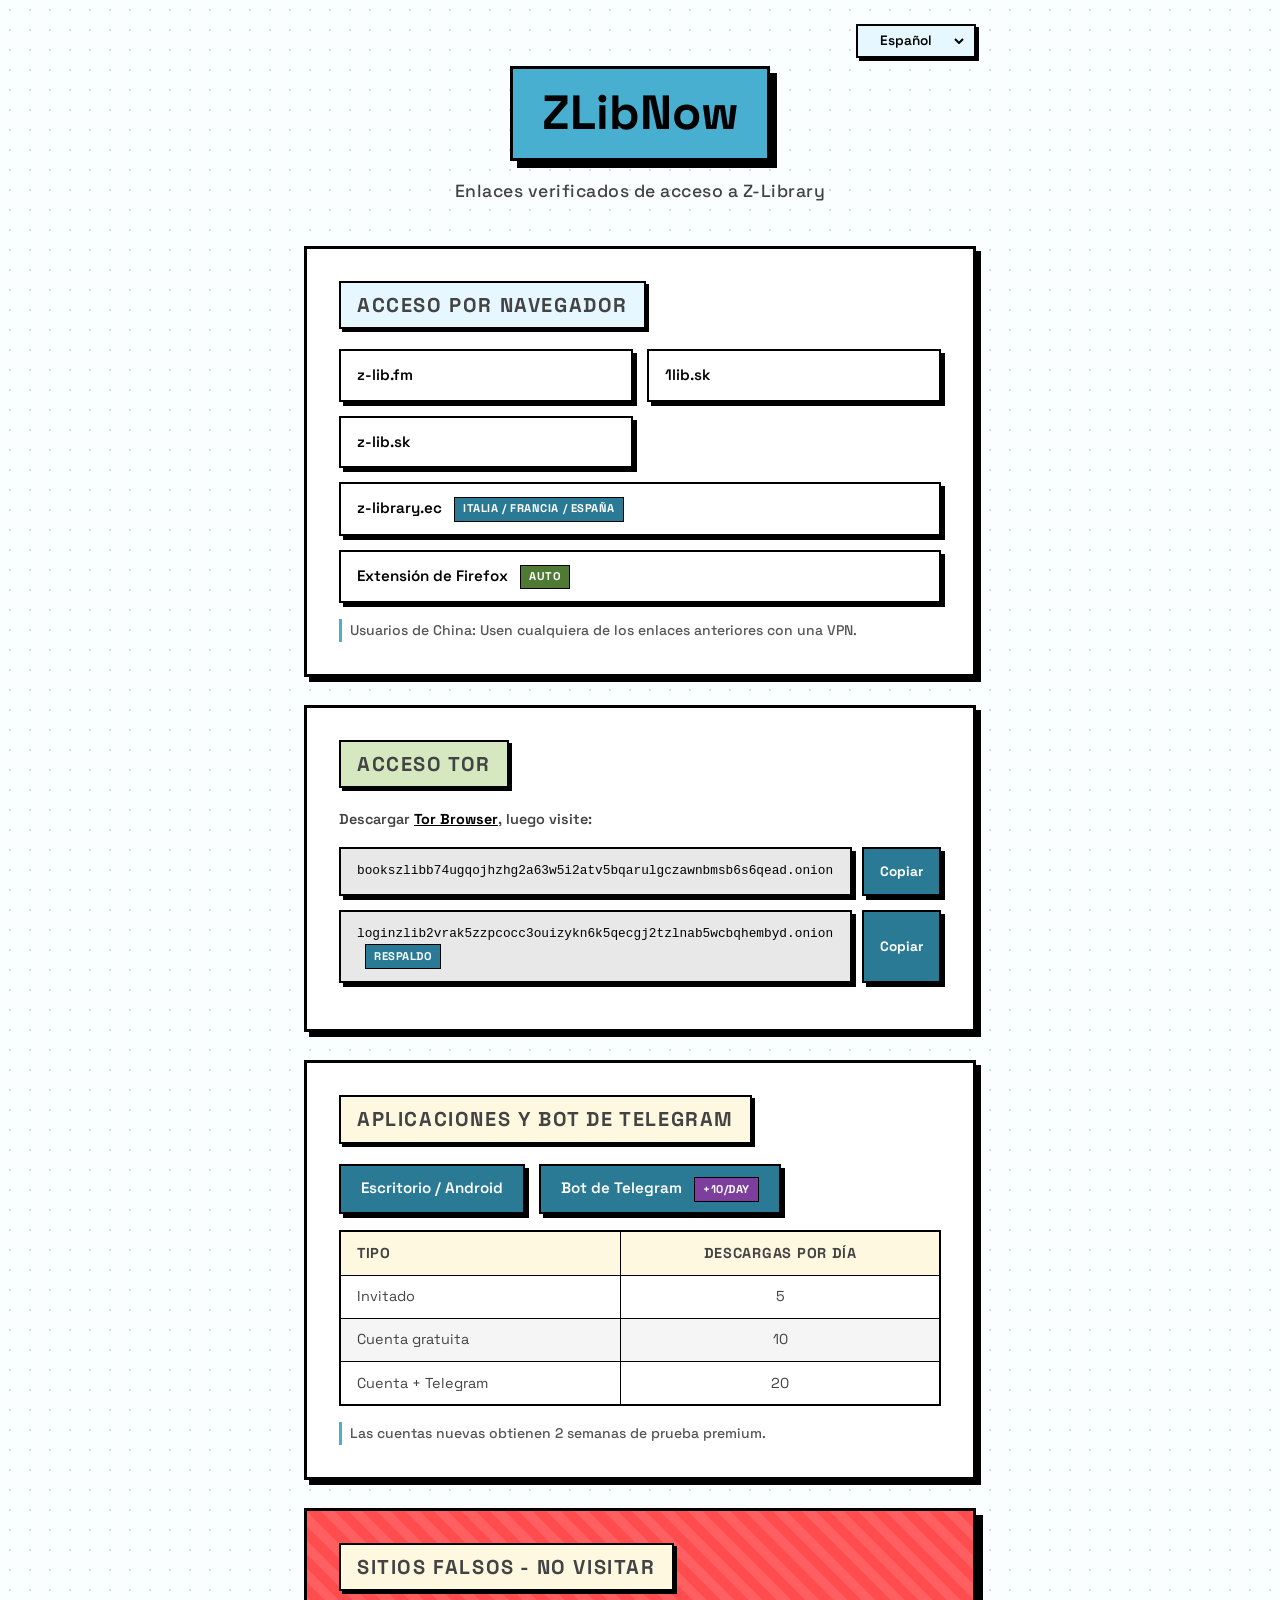
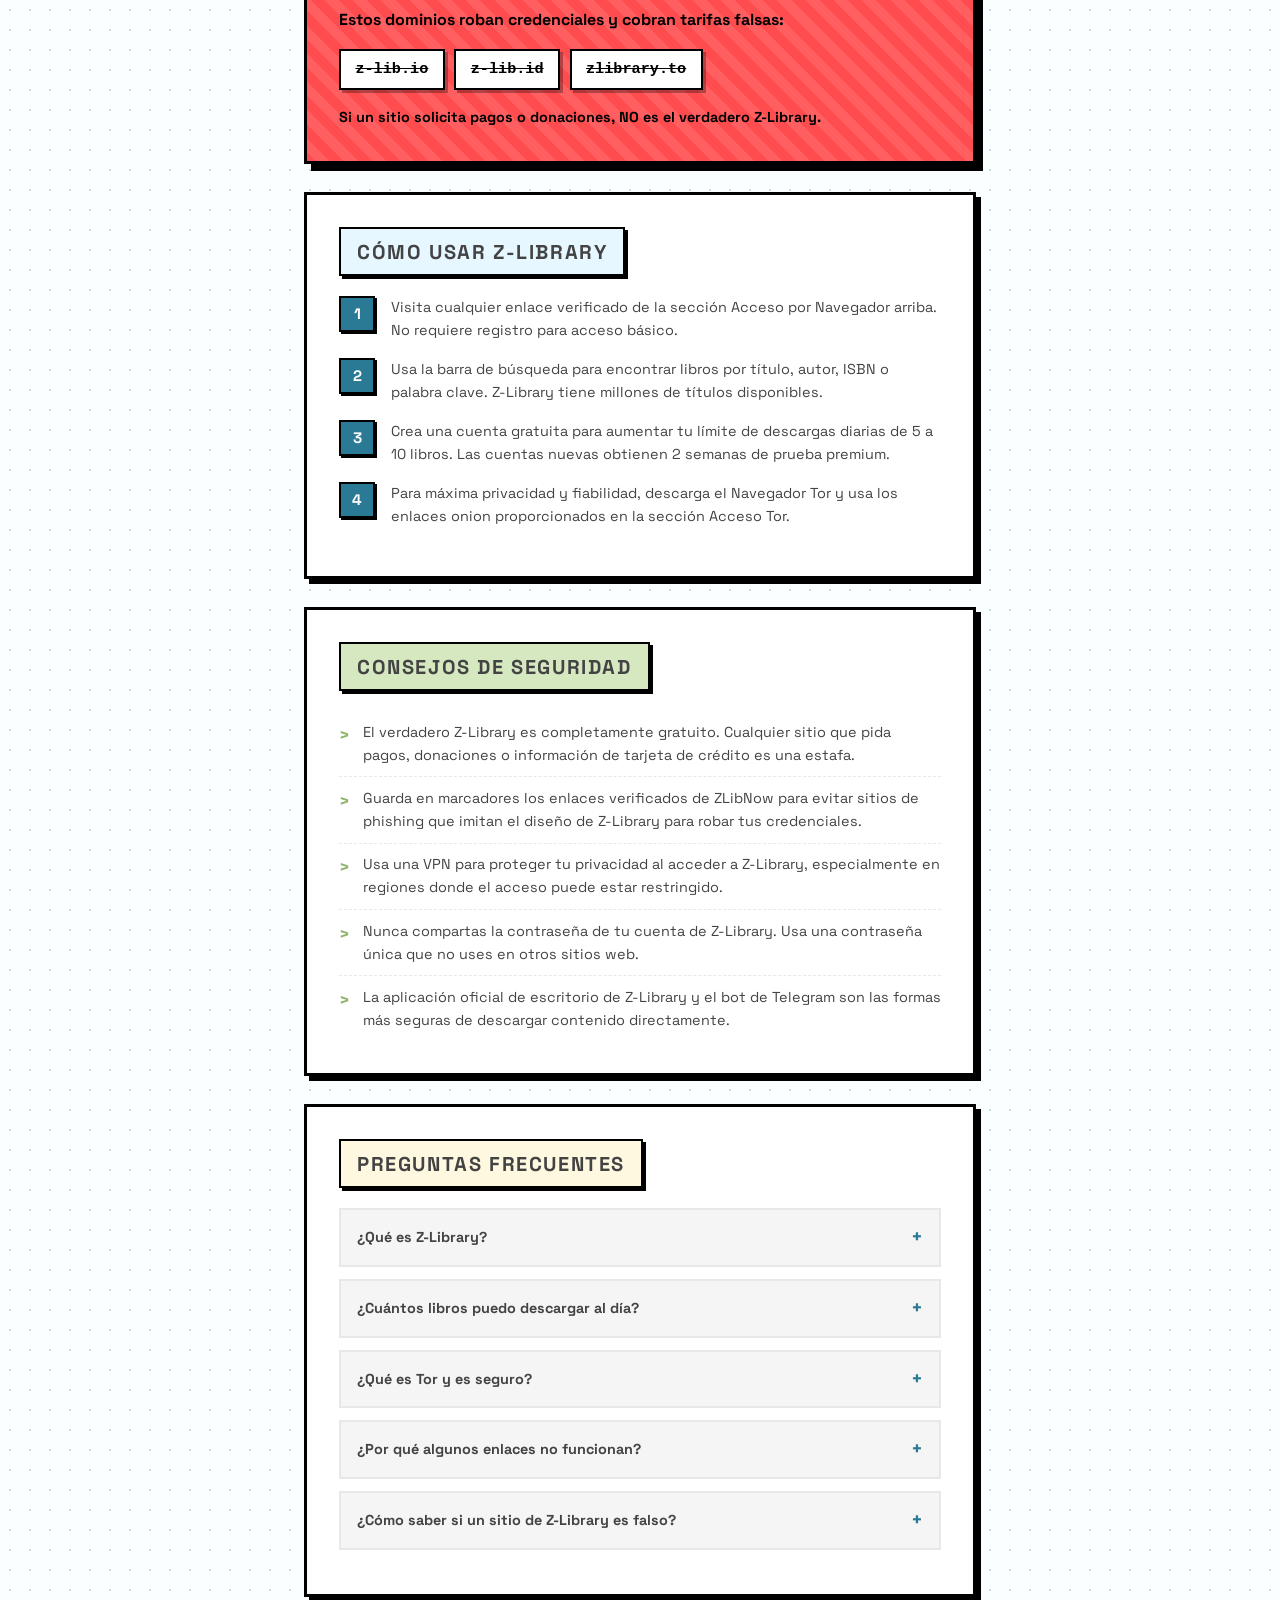
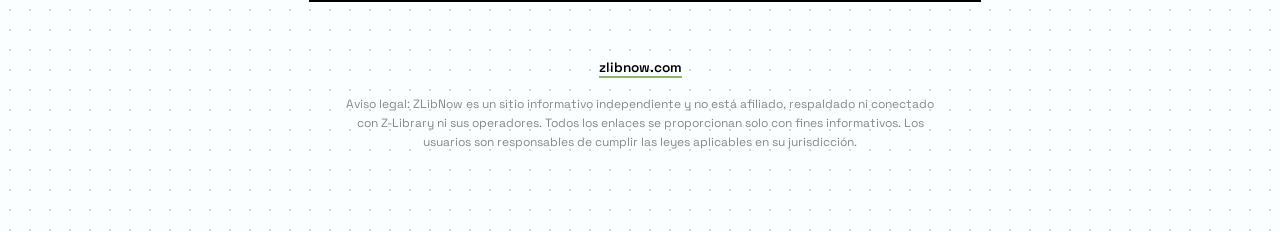
<file: es/index.html>
<!DOCTYPE html>
<html lang="es">
<head>
    <meta charset="UTF-8">
    <!-- Analytics slot (no-cookie only): paste your provider snippet here,
         then run `py tools/build_pages.py`. See README "Analytics". -->

    <meta name="viewport" content="width=device-width, initial-scale=1.0">
    <meta name="theme-color" content="#FAFEFF">
    <link rel="icon" href="/assets/favicon.svg" type="image/svg+xml">
    <link rel="icon" href="/assets/favicon.ico" sizes="32x32">
    <link rel="apple-touch-icon" href="/assets/apple-touch-icon.png">
    <title>ZLibNow - Enlaces Verificados Z-Library | Libros Gratis</title>
    <meta name="description" content="Accede a Z-Library de forma segura con enlaces verificados. Descarga millones de libros y artículos académicos gratuitos. Evita sitios falsos y estafas.">
    <meta name="keywords" content="Z-Library, z-library, libros gratis, descargar libros, libros electronicos, enlaces actualizados, descargar PDF, libros academicos, tor, enlaces verificados, biblioteca digital">
    <meta name="robots" content="index, follow">
    <link rel="canonical" href="https://zlibnow.com/es/">
    <!-- hreflang tags for international SEO -->
        <link rel="alternate" hreflang="en" href="https://zlibnow.com/">
    <link rel="alternate" hreflang="zh" href="https://zlibnow.com/zh/">
    <link rel="alternate" hreflang="es" href="https://zlibnow.com/es/">
    <link rel="alternate" hreflang="fr" href="https://zlibnow.com/fr/">
    <link rel="alternate" hreflang="de" href="https://zlibnow.com/de/">
    <link rel="alternate" hreflang="it" href="https://zlibnow.com/it/">
    <link rel="alternate" hreflang="ja" href="https://zlibnow.com/ja/">
    <link rel="alternate" hreflang="ko" href="https://zlibnow.com/ko/">
    <link rel="alternate" hreflang="ru" href="https://zlibnow.com/ru/">
    <link rel="alternate" hreflang="ar" href="https://zlibnow.com/ar/">
    <link rel="alternate" hreflang="x-default" href="https://zlibnow.com/">
    <!-- Open Graph tags -->
    <meta property="og:title" content="ZLibNow - Enlaces Verificados Z-Library | Libros Gratis">
    <meta property="og:description" content="Accede a Z-Library de forma segura con enlaces verificados. Descarga millones de libros y artículos académicos gratuitos. Evita sitios falsos y estafas.">
    <meta property="og:url" content="https://zlibnow.com/es/">
    <meta property="og:type" content="website">
    <meta property="og:site_name" content="ZLibNow">
    <meta property="og:locale" content="es_ES">
    <!-- Twitter Card tags -->
    <meta name="twitter:card" content="summary_large_image">
    <meta name="twitter:title" content="ZLibNow - Enlaces Verificados Z-Library | Libros Gratis">
    <meta name="twitter:description" content="Accede a Z-Library de forma segura con enlaces verificados. Descarga millones de libros y artículos académicos gratuitos. Evita sitios falsos y estafas.">
    <meta name="twitter:site" content="@zlibnow">
    <!-- JSON-LD Structured Data -->
    <script type="application/ld+json">
{
    "@context": "https://schema.org",
    "@type": "WebSite",
    "name": "ZLibNow",
    "url": "https://zlibnow.com/es/",
    "description": "Verified links to access the real Z-Library. Avoid fake sites and phishing attempts.",
    "inLanguage": "es"
}
    </script>
    <script type="application/ld+json">
{
    "@context": "https://schema.org",
    "@type": "FAQPage",
    "mainEntity": [
        {
            "@type": "Question",
            "name": "¿Qué es Z-Library?",
            "acceptedAnswer": {
                "@type": "Answer",
                "text": "Z-Library es una de las bibliotecas digitales más grandes del mundo, proporcionando acceso gratuito a millones de libros, libros de texto, artículos académicos y publicaciones en múltiples idiomas. Es un recurso valioso para estudiantes, investigadores y lectores de todo el mundo."
            }
        },
        {
            "@type": "Question",
            "name": "¿Cuántos libros puedo descargar al día?",
            "acceptedAnswer": {
                "@type": "Answer",
                "text": "Los usuarios invitados pueden descargar 5 libros al día. Crear una cuenta gratuita aumenta el límite a 10 descargas diarias. Vinculando tu cuenta con el bot de Telegram, puedes descargar hasta 20 libros al día. Las cuentas nuevas también reciben una prueba premium de 2 semanas con límites más altos."
            }
        },
        {
            "@type": "Question",
            "name": "¿Qué es Tor y es seguro?",
            "acceptedAnswer": {
                "@type": "Answer",
                "text": "Tor (The Onion Router) es un navegador gratuito y de código abierto que protege tu privacidad cifrando y enrutando tu tráfico de internet a través de múltiples servidores en todo el mundo. Es desarrollado por el Tor Project, una organización sin fines de lucro, y es ampliamente utilizado por periodistas, activistas y usuarios preocupados por la privacidad. Es seguro de usar."
            }
        },
        {
            "@type": "Question",
            "name": "¿Por qué algunos enlaces no funcionan?",
            "acceptedAnswer": {
                "@type": "Answer",
                "text": "Los dominios de Z-Library pueden ser bloqueados o confiscados ocasionalmente por las autoridades en ciertas regiones. Si un enlace no funciona, prueba otro de nuestra lista verificada. Para el acceso más confiable, usa el Navegador Tor con los enlaces onion proporcionados. Actualizamos nuestros enlaces regularmente."
            }
        },
        {
            "@type": "Question",
            "name": "¿Cómo saber si un sitio de Z-Library es falso?",
            "acceptedAnswer": {
                "@type": "Answer",
                "text": "Los sitios falsos de Z-Library generalmente piden pagos, donaciones o información de tarjeta de crédito. El verdadero Z-Library es completamente gratuito. Otras señales de alerta incluyen anuncios emergentes excesivos, solicitudes de información personal innecesaria y URLs que no coinciden con los dominios verificados listados en ZLibNow."
            }
        }
    ]
}
    </script>
    <!-- OG Image -->
    <meta property="og:image" content="https://zlibnow.com/og-image.png">
    <meta property="og:image:width" content="1200">
    <meta property="og:image:height" content="630">
    <meta name="twitter:image" content="https://zlibnow.com/og-image.png">
    <link rel="stylesheet" href="../assets/style.css">
</head>
<body>
        <!-- WeChat Browser Overlay -->
    <div class="wechat-overlay" id="wechatOverlay" role="dialog" aria-modal="true" aria-labelledby="wechatTitle">
        <div class="wechat-card">
            <div class="arrow"></div>
            <h3 id="wechatTitle">Por favor, abra en un navegador</h3>
            <p>Está usando el navegador integrado de WeChat. Algunas funciones pueden estar limitadas. Por favor, siga estos pasos:</p>
            <ol class="steps">
                <li>Toque el botón "···" en la esquina superior derecha</li>
                <li>Seleccione "Abrir en navegador"</li>
            </ol>
            <button class="wechat-close" id="wechatClose">Entendido</button>
        </div>
    </div>

<div class="container">
        <main>
                <div class="lang-switcher">
            <select onchange="location.href=this.value" aria-label="Select language">
            <option value="/">English</option>
            <option value="/zh/">中文</option>
            <option value="/es/" selected>Español</option>
            <option value="/fr/">Français</option>
            <option value="/de/">Deutsch</option>
            <option value="/it/">Italiano</option>
            <option value="/ja/">日本語</option>
            <option value="/ko/">한국어</option>
            <option value="/ru/">Русский</option>
            <option value="/ar/">العربية</option>
            </select>
        </div>
        <header>
            <h1>ZLibNow</h1>
            <p>Enlaces verificados de acceso a Z-Library</p>
        </header>

        <!-- Browser Access -->
        <div class="section">
            <h2 class="section-title-blue">Acceso por navegador</h2>
            <div class="links">
                <a href="https://z-lib.fm/" target="_blank" rel="noopener noreferrer">z-lib.fm</a>
                <a href="https://1lib.sk/" target="_blank" rel="noopener noreferrer">1lib.sk</a>
                <a href="https://z-lib.sk/" target="_blank" rel="noopener noreferrer">z-lib.sk</a>
            </div>
            <div class="links full">
                <a href="https://z-library.ec/" target="_blank" rel="noopener noreferrer">z-library.ec <span class="tag tag-blue">Italia / Francia / España</span></a>
                <a href="https://go-to-library.sk/#browser_extensions_tab" target="_blank" rel="noopener noreferrer">Extensión de Firefox <span class="tag tag-green">Auto</span></a>
            </div>
            <p class="note">Usuarios de China: Usen cualquiera de los enlaces anteriores con una VPN.</p>
        </div>

        <!-- Tor Access -->
        <div class="section">
            <h2 class="section-title-green">Acceso Tor</h2>
            <p class="tor-intro">
                Descargar <a href="https://www.torproject.org/download/" style="color: #000; text-decoration: underline; font-weight: 700;" target="_blank" rel="noopener noreferrer">Tor Browser</a>, luego visite:
            </p>
            <div class="tor-row"><a class="tor-link" href="http://bookszlibb74ugqojhzhg2a63w5i2atv5bqarulgczawnbmsb6s6qead.onion/" target="_blank" rel="noopener noreferrer">bookszlibb74ugqojhzhg2a63w5i2atv5bqarulgczawnbmsb6s6qead.onion</a><button type="button" class="copy-btn" data-copy="http://bookszlibb74ugqojhzhg2a63w5i2atv5bqarulgczawnbmsb6s6qead.onion/" data-copied="¡Copiado!">Copiar</button></div>
            <div class="tor-row"><a class="tor-link" href="http://loginzlib2vrak5zzpcocc3ouizykn6k5qecgj2tzlnab5wcbqhembyd.onion/" target="_blank" rel="noopener noreferrer">loginzlib2vrak5zzpcocc3ouizykn6k5qecgj2tzlnab5wcbqhembyd.onion <span class="tag tag-blue">Respaldo</span></a><button type="button" class="copy-btn" data-copy="http://loginzlib2vrak5zzpcocc3ouizykn6k5qecgj2tzlnab5wcbqhembyd.onion/" data-copied="¡Copiado!">Copiar</button></div>
        </div>

        <!-- Apps & Telegram -->
        <div class="section">
            <h2 class="section-title-yellow">Aplicaciones y Bot de Telegram</h2>
            <div class="app-links">
                <a href="https://go-to-library.sk/" target="_blank" rel="noopener noreferrer">Escritorio / Android</a>
                <a href="https://go-to-library.sk/#telegram_bot_tab" target="_blank" rel="noopener noreferrer">Bot de Telegram <span class="tag tag-purple">+10/day</span></a>
            </div>
            <div class="table-wrap">
            <table>
                <thead>
                    <tr>
                        <th>Tipo</th>
                        <th>Descargas por día</th>
                    </tr>
                </thead>
                <tbody>
                    <tr>
                        <td>Invitado</td>
                        <td>5</td>
                    </tr>
                    <tr>
                        <td>Cuenta gratuita</td>
                        <td>10</td>
                    </tr>
                    <tr>
                        <td>Cuenta + Telegram</td>
                        <td>20</td>
                    </tr>
                </tbody>
            </table>
            </div>
            <p class="note">Las cuentas nuevas obtienen 2 semanas de prueba premium.</p>
        </div>

        <!-- Warning -->
        <div class="warning">
            <h2>Sitios falsos - NO visitar</h2>
            <p>Estos dominios roban credenciales y cobran tarifas falsas:</p>
            <div class="fake-list">
                <code>z-lib.io</code>
                <code>z-lib.id</code>
                <code>zlibrary.to</code>
            </div>
            <p class="warning-note">Si un sitio solicita pagos o donaciones, NO es el verdadero Z-Library.</p>
        </div>

        <!-- How-To Guide -->
        <div class="section">
            <h2 class="section-title-blue">Cómo Usar Z-Library</h2>
            <div class="howto-steps">
                <div class="howto-step">
                    <p>Visita cualquier enlace verificado de la sección Acceso por Navegador arriba. No requiere registro para acceso básico.</p>
                </div>
                <div class="howto-step">
                    <p>Usa la barra de búsqueda para encontrar libros por título, autor, ISBN o palabra clave. Z-Library tiene millones de títulos disponibles.</p>
                </div>
                <div class="howto-step">
                    <p>Crea una cuenta gratuita para aumentar tu límite de descargas diarias de 5 a 10 libros. Las cuentas nuevas obtienen 2 semanas de prueba premium.</p>
                </div>
                <div class="howto-step">
                    <p>Para máxima privacidad y fiabilidad, descarga el Navegador Tor y usa los enlaces onion proporcionados en la sección Acceso Tor.</p>
                </div>
            </div>
        </div>

        <!-- Safety Tips -->
        <div class="section">
            <h2 class="section-title-green">Consejos de Seguridad</h2>
            <ul class="safety-list">
                <li>El verdadero Z-Library es completamente gratuito. Cualquier sitio que pida pagos, donaciones o información de tarjeta de crédito es una estafa.</li>
                <li>Guarda en marcadores los enlaces verificados de ZLibNow para evitar sitios de phishing que imitan el diseño de Z-Library para robar tus credenciales.</li>
                <li>Usa una VPN para proteger tu privacidad al acceder a Z-Library, especialmente en regiones donde el acceso puede estar restringido.</li>
                <li>Nunca compartas la contraseña de tu cuenta de Z-Library. Usa una contraseña única que no uses en otros sitios web.</li>
                <li>La aplicación oficial de escritorio de Z-Library y el bot de Telegram son las formas más seguras de descargar contenido directamente.</li>
            </ul>
        </div>

        <!-- FAQ -->
        <div class="section">
            <h2 class="section-title-yellow">Preguntas Frecuentes</h2>
            <div class="faq-item">
                <div class="faq-question" role="button" tabindex="0" aria-expanded="false">¿Qué es Z-Library?</div>
                <div class="faq-answer" role="region">Z-Library es una de las bibliotecas digitales más grandes del mundo, proporcionando acceso gratuito a millones de libros, libros de texto, artículos académicos y publicaciones en múltiples idiomas. Es un recurso valioso para estudiantes, investigadores y lectores de todo el mundo.</div>
            </div>
            <div class="faq-item">
                <div class="faq-question" role="button" tabindex="0" aria-expanded="false">¿Cuántos libros puedo descargar al día?</div>
                <div class="faq-answer" role="region">Los usuarios invitados pueden descargar 5 libros al día. Crear una cuenta gratuita aumenta el límite a 10 descargas diarias. Vinculando tu cuenta con el bot de Telegram, puedes descargar hasta 20 libros al día. Las cuentas nuevas también reciben una prueba premium de 2 semanas con límites más altos.</div>
            </div>
            <div class="faq-item">
                <div class="faq-question" role="button" tabindex="0" aria-expanded="false">¿Qué es Tor y es seguro?</div>
                <div class="faq-answer" role="region">Tor (The Onion Router) es un navegador gratuito y de código abierto que protege tu privacidad cifrando y enrutando tu tráfico de internet a través de múltiples servidores en todo el mundo. Es desarrollado por el Tor Project, una organización sin fines de lucro, y es ampliamente utilizado por periodistas, activistas y usuarios preocupados por la privacidad. Es seguro de usar.</div>
            </div>
            <div class="faq-item">
                <div class="faq-question" role="button" tabindex="0" aria-expanded="false">¿Por qué algunos enlaces no funcionan?</div>
                <div class="faq-answer" role="region">Los dominios de Z-Library pueden ser bloqueados o confiscados ocasionalmente por las autoridades en ciertas regiones. Si un enlace no funciona, prueba otro de nuestra lista verificada. Para el acceso más confiable, usa el Navegador Tor con los enlaces onion proporcionados. Actualizamos nuestros enlaces regularmente.</div>
            </div>
            <div class="faq-item">
                <div class="faq-question" role="button" tabindex="0" aria-expanded="false">¿Cómo saber si un sitio de Z-Library es falso?</div>
                <div class="faq-answer" role="region">Los sitios falsos de Z-Library generalmente piden pagos, donaciones o información de tarjeta de crédito. El verdadero Z-Library es completamente gratuito. Otras señales de alerta incluyen anuncios emergentes excesivos, solicitudes de información personal innecesaria y URLs que no coinciden con los dominios verificados listados en ZLibNow.</div>
            </div>
        </div>

        </main>
        <footer>
            <p><a href="https://zlibnow.com/" target="_blank" rel="noopener noreferrer">zlibnow.com</a></p>
            <p class="disclaimer">Aviso legal: ZLibNow es un sitio informativo independiente y no está afiliado, respaldado ni conectado con Z-Library ni sus operadores. Todos los enlaces se proporcionan solo con fines informativos. Los usuarios son responsables de cumplir las leyes aplicables en su jurisdicción.</p>
        </footer>
    </div>

    <script src="../assets/main.js"></script>

</body></html>
</file>
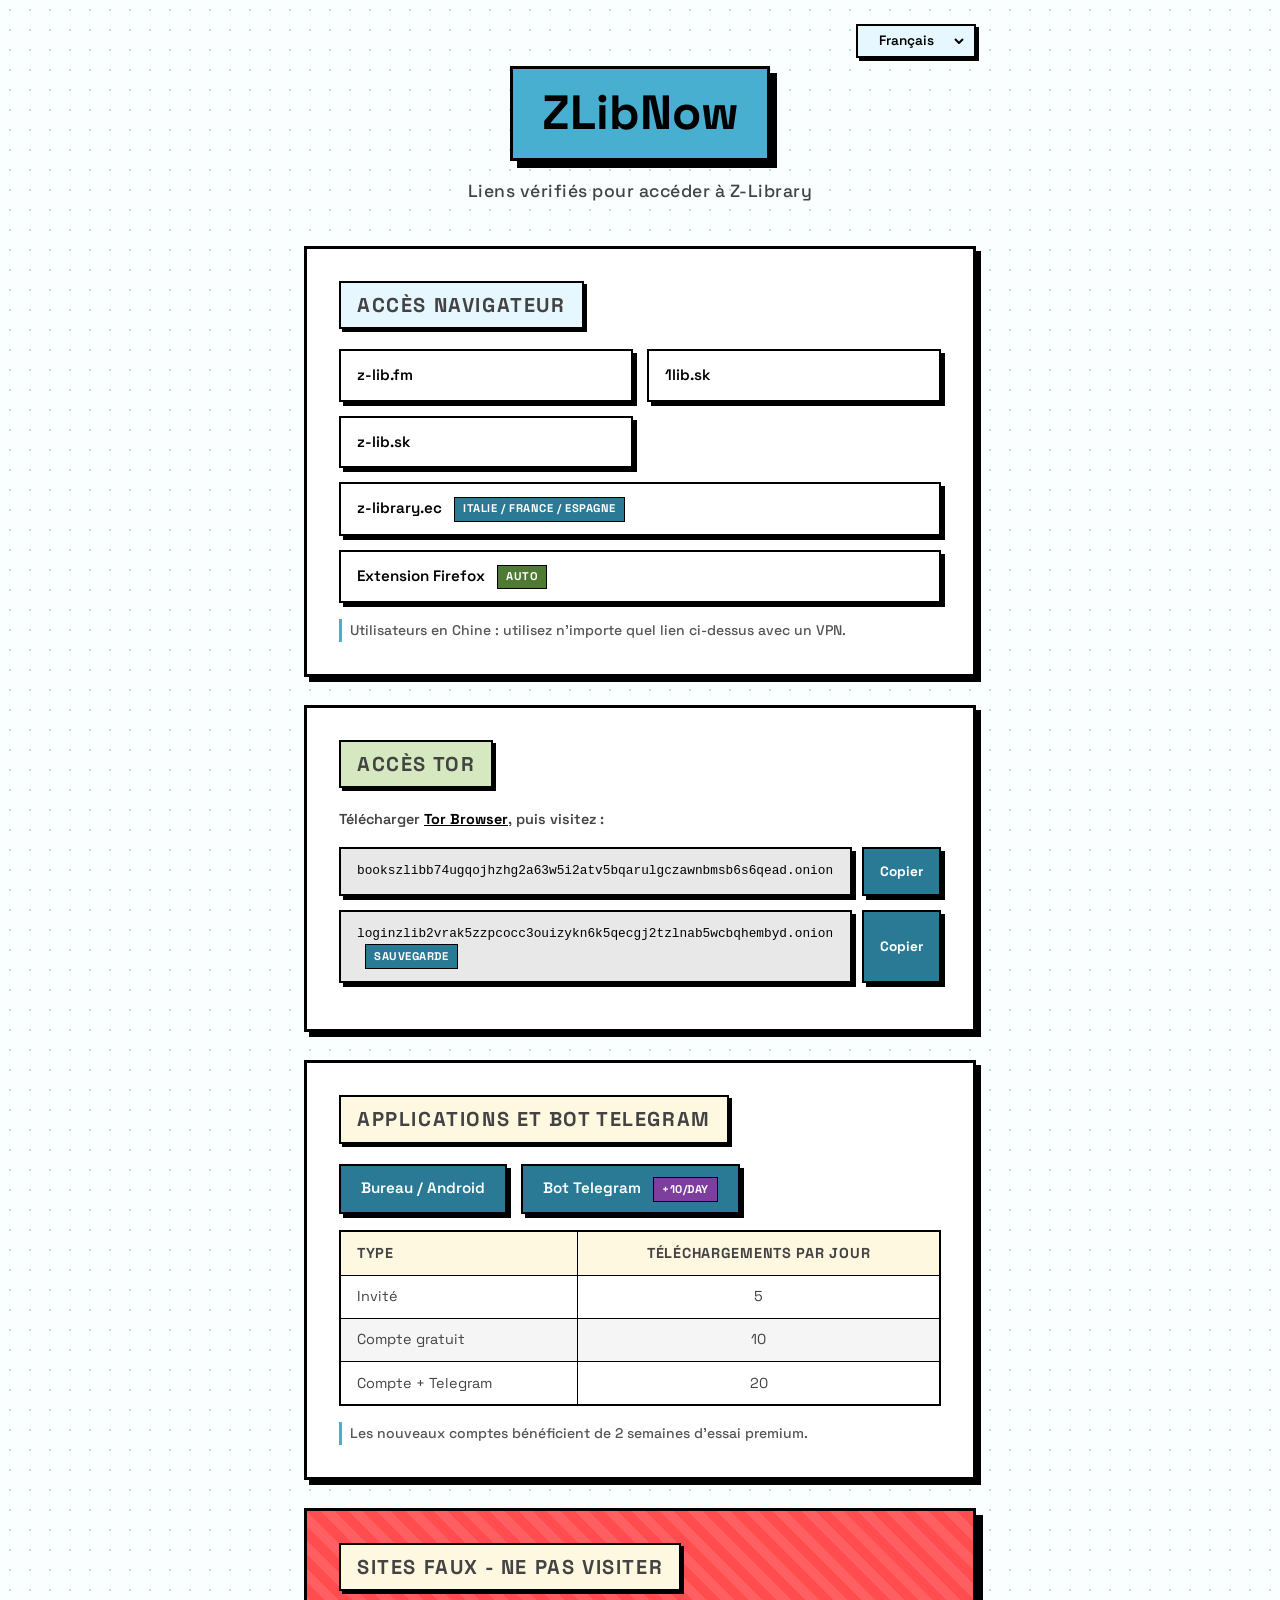
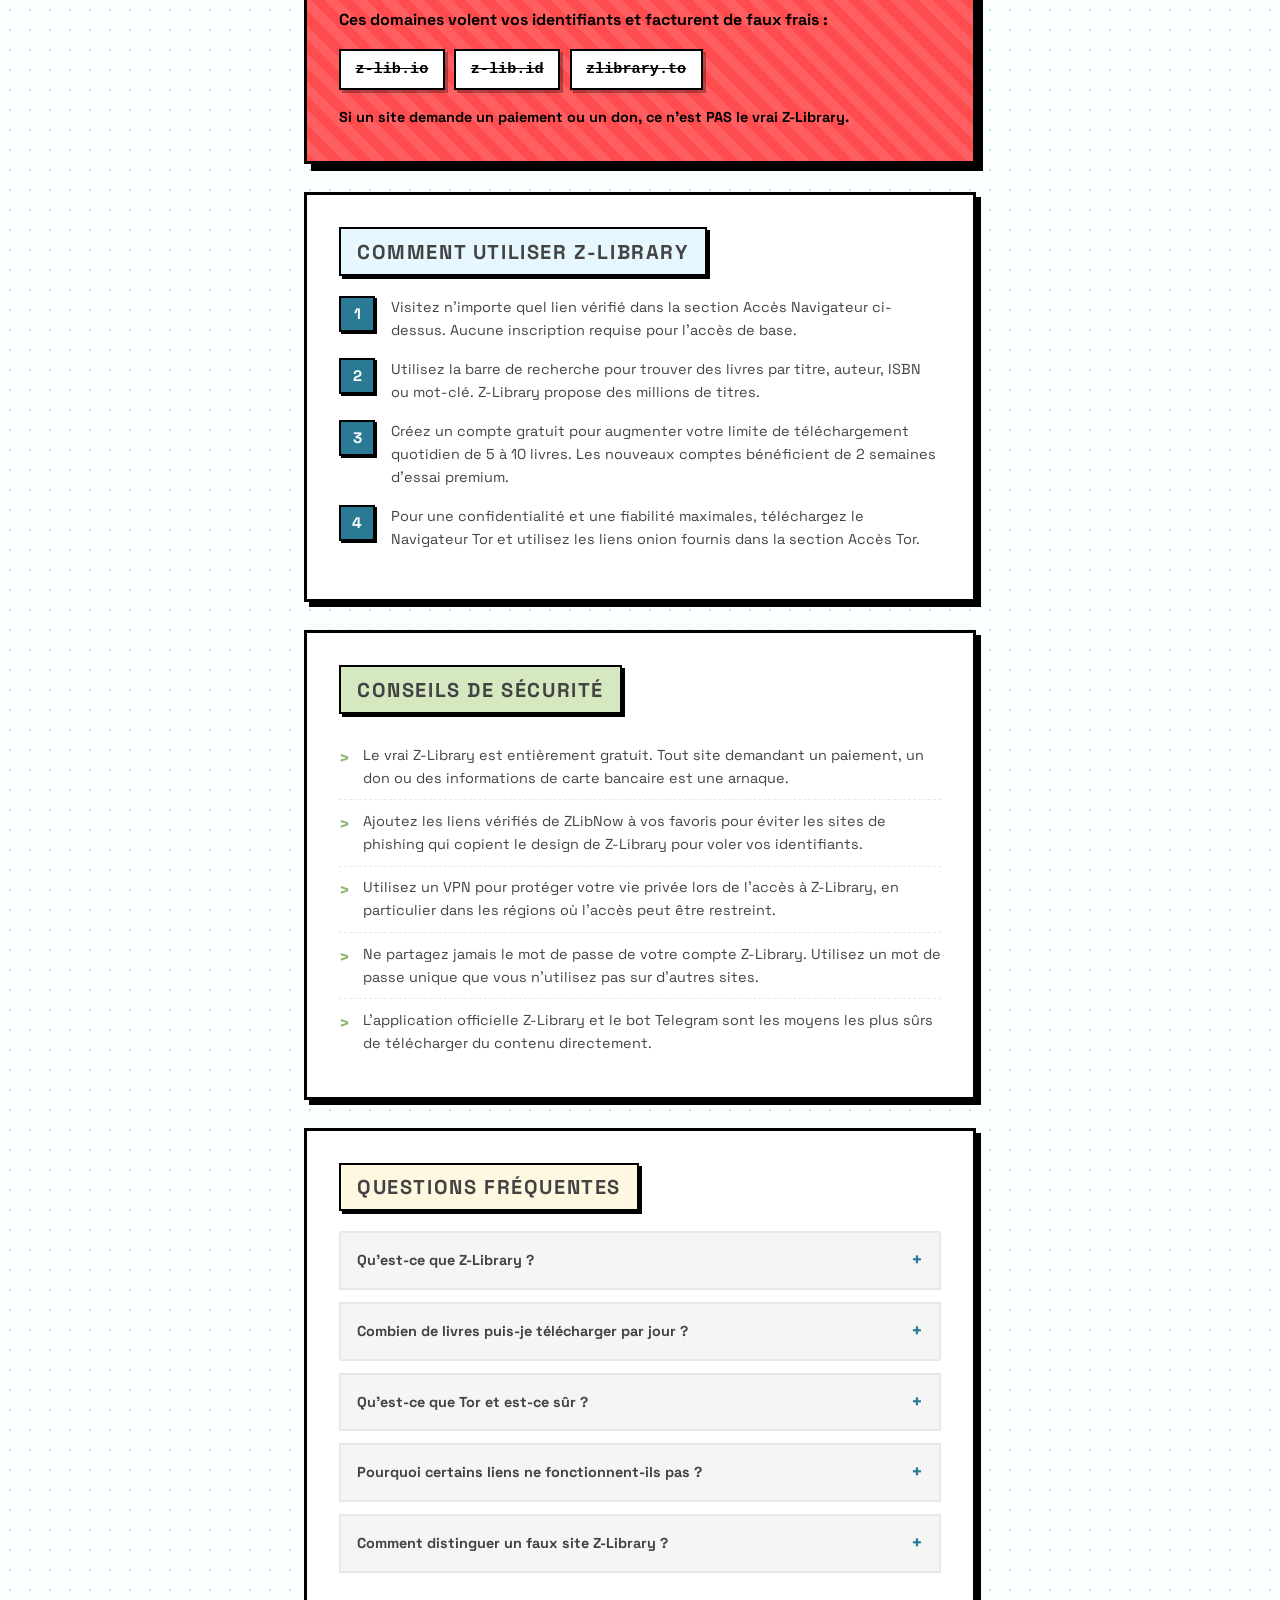
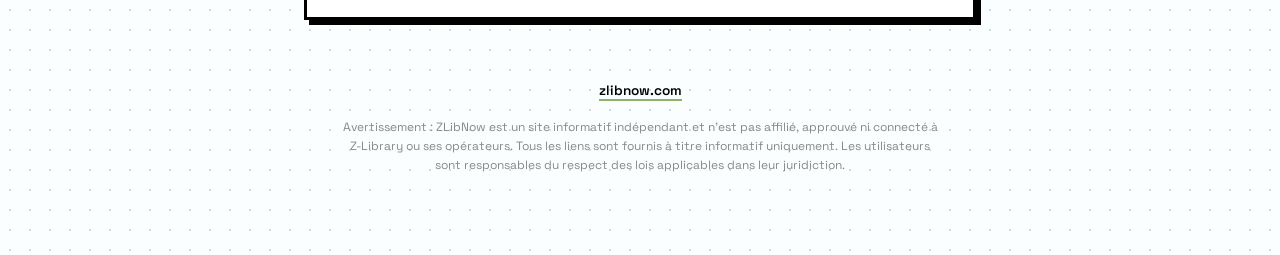
<file: fr/index.html>
<!DOCTYPE html>
<html lang="fr">
<head>
    <meta charset="UTF-8">
    <!-- Analytics slot (no-cookie only): paste your provider snippet here,
         then run `py tools/build_pages.py`. See README "Analytics". -->

    <meta name="viewport" content="width=device-width, initial-scale=1.0">
    <meta name="theme-color" content="#FAFEFF">
    <link rel="icon" href="/assets/favicon.svg" type="image/svg+xml">
    <link rel="icon" href="/assets/favicon.ico" sizes="32x32">
    <link rel="apple-touch-icon" href="/assets/apple-touch-icon.png">
    <title>ZLibNow - Liens Vérifiés Z-Library | Livres Gratuits</title>
    <meta name="description" content="Accédez à Z-Library en toute sécurité avec des liens vérifiés. Téléchargez des millions de livres et articles gratuitement. Évitez les sites frauduleux.">
    <meta name="keywords" content="Z-Library, z-library, livres gratuits, telecharger livres, livres numeriques, liens actualises, telecharger PDF, livres academiques, tor, liens verifies, bibliotheque numerique">
    <meta name="robots" content="index, follow">
    <link rel="canonical" href="https://zlibnow.com/fr/">
    <!-- hreflang tags for international SEO -->
        <link rel="alternate" hreflang="en" href="https://zlibnow.com/">
    <link rel="alternate" hreflang="zh" href="https://zlibnow.com/zh/">
    <link rel="alternate" hreflang="es" href="https://zlibnow.com/es/">
    <link rel="alternate" hreflang="fr" href="https://zlibnow.com/fr/">
    <link rel="alternate" hreflang="de" href="https://zlibnow.com/de/">
    <link rel="alternate" hreflang="it" href="https://zlibnow.com/it/">
    <link rel="alternate" hreflang="ja" href="https://zlibnow.com/ja/">
    <link rel="alternate" hreflang="ko" href="https://zlibnow.com/ko/">
    <link rel="alternate" hreflang="ru" href="https://zlibnow.com/ru/">
    <link rel="alternate" hreflang="ar" href="https://zlibnow.com/ar/">
    <link rel="alternate" hreflang="x-default" href="https://zlibnow.com/">
    <!-- Open Graph tags -->
    <meta property="og:title" content="ZLibNow - Liens Vérifiés Z-Library | Livres Gratuits">
    <meta property="og:description" content="Accédez à Z-Library en toute sécurité avec des liens vérifiés. Téléchargez des millions de livres et articles gratuitement. Évitez les sites frauduleux.">
    <meta property="og:url" content="https://zlibnow.com/fr/">
    <meta property="og:type" content="website">
    <meta property="og:site_name" content="ZLibNow">
    <meta property="og:locale" content="fr_FR">
    <!-- Twitter Card tags -->
    <meta name="twitter:card" content="summary_large_image">
    <meta name="twitter:title" content="ZLibNow - Liens Vérifiés Z-Library | Livres Gratuits">
    <meta name="twitter:description" content="Accédez à Z-Library en toute sécurité avec des liens vérifiés. Téléchargez des millions de livres et articles gratuitement. Évitez les sites frauduleux.">
    <meta name="twitter:site" content="@zlibnow">
    <!-- JSON-LD Structured Data -->
    <script type="application/ld+json">
{
    "@context": "https://schema.org",
    "@type": "WebSite",
    "name": "ZLibNow",
    "url": "https://zlibnow.com/fr/",
    "description": "Verified links to access the real Z-Library. Avoid fake sites and phishing attempts.",
    "inLanguage": "fr"
}
    </script>
    <script type="application/ld+json">
{
    "@context": "https://schema.org",
    "@type": "FAQPage",
    "mainEntity": [
        {
            "@type": "Question",
            "name": "Qu'est-ce que Z-Library ?",
            "acceptedAnswer": {
                "@type": "Answer",
                "text": "Z-Library est l'une des plus grandes bibliothèques numériques au monde, offrant un accès gratuit à des millions de livres, manuels scolaires, articles académiques et publications en plusieurs langues. C'est une ressource précieuse pour les étudiants, chercheurs et lecteurs du monde entier."
            }
        },
        {
            "@type": "Question",
            "name": "Combien de livres puis-je télécharger par jour ?",
            "acceptedAnswer": {
                "@type": "Answer",
                "text": "Les utilisateurs invités peuvent télécharger 5 livres par jour. Créer un compte gratuit augmente la limite à 10 téléchargements quotidiens. En reliant votre compte au bot Telegram, vous pouvez télécharger jusqu'à 20 livres par jour. Les nouveaux comptes reçoivent également un essai premium de 2 semaines."
            }
        },
        {
            "@type": "Question",
            "name": "Qu'est-ce que Tor et est-ce sûr ?",
            "acceptedAnswer": {
                "@type": "Answer",
                "text": "Tor (The Onion Router) est un navigateur gratuit et open-source qui protège votre vie privée en chiffrant et acheminant votre trafic Internet à travers plusieurs serveurs dans le monde. Il est développé par le Tor Project, une organisation à but non lucratif, et est largement utilisé par des journalistes, des activistes et des personnes soucieuses de leur vie privée. Il est sûr à utiliser."
            }
        },
        {
            "@type": "Question",
            "name": "Pourquoi certains liens ne fonctionnent-ils pas ?",
            "acceptedAnswer": {
                "@type": "Answer",
                "text": "Les domaines Z-Library peuvent parfois être bloqués ou saisis par les autorités dans certaines régions. Si un lien ne fonctionne pas, essayez un autre de notre liste vérifiée. Pour l'accès le plus fiable, utilisez le Navigateur Tor avec les liens onion fournis. Nous mettons à jour nos liens régulièrement."
            }
        },
        {
            "@type": "Question",
            "name": "Comment distinguer un faux site Z-Library ?",
            "acceptedAnswer": {
                "@type": "Answer",
                "text": "Les faux sites Z-Library demandent généralement des paiements, des dons ou des informations de carte bancaire. Le vrai Z-Library est entièrement gratuit. Autres signes d'alerte : publicités pop-up excessives, demandes d'informations personnelles inutiles, et URLs ne correspondant pas aux domaines vérifiés listés sur ZLibNow."
            }
        }
    ]
}
    </script>
    <!-- OG Image -->
    <meta property="og:image" content="https://zlibnow.com/og-image.png">
    <meta property="og:image:width" content="1200">
    <meta property="og:image:height" content="630">
    <meta name="twitter:image" content="https://zlibnow.com/og-image.png">
    <link rel="stylesheet" href="../assets/style.css">
</head>
<body>
        <!-- WeChat Browser Overlay -->
    <div class="wechat-overlay" id="wechatOverlay" role="dialog" aria-modal="true" aria-labelledby="wechatTitle">
        <div class="wechat-card">
            <div class="arrow"></div>
            <h3 id="wechatTitle">Veuillez ouvrir dans un navigateur</h3>
            <p>Vous utilisez le navigateur intégré de WeChat. Certaines fonctionnalités peuvent être limitées. Veuillez suivre ces étapes :</p>
            <ol class="steps">
                <li>Appuyez sur le bouton "···" dans le coin supérieur droit</li>
                <li>Sélectionnez "Ouvrir dans le navigateur"</li>
            </ol>
            <button class="wechat-close" id="wechatClose">Compris</button>
        </div>
    </div>

<div class="container">
        <main>
                <div class="lang-switcher">
            <select onchange="location.href=this.value" aria-label="Select language">
            <option value="/">English</option>
            <option value="/zh/">中文</option>
            <option value="/es/">Español</option>
            <option value="/fr/" selected>Français</option>
            <option value="/de/">Deutsch</option>
            <option value="/it/">Italiano</option>
            <option value="/ja/">日本語</option>
            <option value="/ko/">한국어</option>
            <option value="/ru/">Русский</option>
            <option value="/ar/">العربية</option>
            </select>
        </div>
        <header>
            <h1>ZLibNow</h1>
            <p>Liens vérifiés pour accéder à Z-Library</p>
        </header>

        <!-- Browser Access -->
        <div class="section">
            <h2 class="section-title-blue">Accès navigateur</h2>
            <div class="links">
                <a href="https://z-lib.fm/" target="_blank" rel="noopener noreferrer">z-lib.fm</a>
                <a href="https://1lib.sk/" target="_blank" rel="noopener noreferrer">1lib.sk</a>
                <a href="https://z-lib.sk/" target="_blank" rel="noopener noreferrer">z-lib.sk</a>
            </div>
            <div class="links full">
                <a href="https://z-library.ec/" target="_blank" rel="noopener noreferrer">z-library.ec <span class="tag tag-blue">Italie / France / Espagne</span></a>
                <a href="https://go-to-library.sk/#browser_extensions_tab" target="_blank" rel="noopener noreferrer">Extension Firefox <span class="tag tag-green">Auto</span></a>
            </div>
            <p class="note">Utilisateurs en Chine : utilisez n'importe quel lien ci-dessus avec un VPN.</p>
        </div>

        <!-- Tor Access -->
        <div class="section">
            <h2 class="section-title-green">Accès Tor</h2>
            <p class="tor-intro">
                Télécharger <a href="https://www.torproject.org/download/" style="color: #000; text-decoration: underline; font-weight: 700;" target="_blank" rel="noopener noreferrer">Tor Browser</a>, puis visitez :
            </p>
            <div class="tor-row"><a class="tor-link" href="http://bookszlibb74ugqojhzhg2a63w5i2atv5bqarulgczawnbmsb6s6qead.onion/" target="_blank" rel="noopener noreferrer">bookszlibb74ugqojhzhg2a63w5i2atv5bqarulgczawnbmsb6s6qead.onion</a><button type="button" class="copy-btn" data-copy="http://bookszlibb74ugqojhzhg2a63w5i2atv5bqarulgczawnbmsb6s6qead.onion/" data-copied="Copié !">Copier</button></div>
            <div class="tor-row"><a class="tor-link" href="http://loginzlib2vrak5zzpcocc3ouizykn6k5qecgj2tzlnab5wcbqhembyd.onion/" target="_blank" rel="noopener noreferrer">loginzlib2vrak5zzpcocc3ouizykn6k5qecgj2tzlnab5wcbqhembyd.onion <span class="tag tag-blue">Sauvegarde</span></a><button type="button" class="copy-btn" data-copy="http://loginzlib2vrak5zzpcocc3ouizykn6k5qecgj2tzlnab5wcbqhembyd.onion/" data-copied="Copié !">Copier</button></div>
        </div>

        <!-- Apps & Telegram -->
        <div class="section">
            <h2 class="section-title-yellow">Applications et Bot Telegram</h2>
            <div class="app-links">
                <a href="https://go-to-library.sk/" target="_blank" rel="noopener noreferrer">Bureau / Android</a>
                <a href="https://go-to-library.sk/#telegram_bot_tab" target="_blank" rel="noopener noreferrer">Bot Telegram <span class="tag tag-purple">+10/day</span></a>
            </div>
            <div class="table-wrap">
            <table>
                <thead>
                    <tr>
                        <th>Type</th>
                        <th>Téléchargements par jour</th>
                    </tr>
                </thead>
                <tbody>
                    <tr>
                        <td>Invité</td>
                        <td>5</td>
                    </tr>
                    <tr>
                        <td>Compte gratuit</td>
                        <td>10</td>
                    </tr>
                    <tr>
                        <td>Compte + Telegram</td>
                        <td>20</td>
                    </tr>
                </tbody>
            </table>
            </div>
            <p class="note">Les nouveaux comptes bénéficient de 2 semaines d'essai premium.</p>
        </div>

        <!-- Warning -->
        <div class="warning">
            <h2>Sites faux - NE PAS visiter</h2>
            <p>Ces domaines volent vos identifiants et facturent de faux frais :</p>
            <div class="fake-list">
                <code>z-lib.io</code>
                <code>z-lib.id</code>
                <code>zlibrary.to</code>
            </div>
            <p class="warning-note">Si un site demande un paiement ou un don, ce n'est PAS le vrai Z-Library.</p>
        </div>

        <!-- How-To Guide -->
        <div class="section">
            <h2 class="section-title-blue">Comment Utiliser Z-Library</h2>
            <div class="howto-steps">
                <div class="howto-step">
                    <p>Visitez n'importe quel lien vérifié dans la section Accès Navigateur ci-dessus. Aucune inscription requise pour l'accès de base.</p>
                </div>
                <div class="howto-step">
                    <p>Utilisez la barre de recherche pour trouver des livres par titre, auteur, ISBN ou mot-clé. Z-Library propose des millions de titres.</p>
                </div>
                <div class="howto-step">
                    <p>Créez un compte gratuit pour augmenter votre limite de téléchargement quotidien de 5 à 10 livres. Les nouveaux comptes bénéficient de 2 semaines d'essai premium.</p>
                </div>
                <div class="howto-step">
                    <p>Pour une confidentialité et une fiabilité maximales, téléchargez le Navigateur Tor et utilisez les liens onion fournis dans la section Accès Tor.</p>
                </div>
            </div>
        </div>

        <!-- Safety Tips -->
        <div class="section">
            <h2 class="section-title-green">Conseils de Sécurité</h2>
            <ul class="safety-list">
                <li>Le vrai Z-Library est entièrement gratuit. Tout site demandant un paiement, un don ou des informations de carte bancaire est une arnaque.</li>
                <li>Ajoutez les liens vérifiés de ZLibNow à vos favoris pour éviter les sites de phishing qui copient le design de Z-Library pour voler vos identifiants.</li>
                <li>Utilisez un VPN pour protéger votre vie privée lors de l'accès à Z-Library, en particulier dans les régions où l'accès peut être restreint.</li>
                <li>Ne partagez jamais le mot de passe de votre compte Z-Library. Utilisez un mot de passe unique que vous n'utilisez pas sur d'autres sites.</li>
                <li>L'application officielle Z-Library et le bot Telegram sont les moyens les plus sûrs de télécharger du contenu directement.</li>
            </ul>
        </div>

        <!-- FAQ -->
        <div class="section">
            <h2 class="section-title-yellow">Questions Fréquentes</h2>
            <div class="faq-item">
                <div class="faq-question" role="button" tabindex="0" aria-expanded="false">Qu'est-ce que Z-Library ?</div>
                <div class="faq-answer" role="region">Z-Library est l'une des plus grandes bibliothèques numériques au monde, offrant un accès gratuit à des millions de livres, manuels scolaires, articles académiques et publications en plusieurs langues. C'est une ressource précieuse pour les étudiants, chercheurs et lecteurs du monde entier.</div>
            </div>
            <div class="faq-item">
                <div class="faq-question" role="button" tabindex="0" aria-expanded="false">Combien de livres puis-je télécharger par jour ?</div>
                <div class="faq-answer" role="region">Les utilisateurs invités peuvent télécharger 5 livres par jour. Créer un compte gratuit augmente la limite à 10 téléchargements quotidiens. En reliant votre compte au bot Telegram, vous pouvez télécharger jusqu'à 20 livres par jour. Les nouveaux comptes reçoivent également un essai premium de 2 semaines.</div>
            </div>
            <div class="faq-item">
                <div class="faq-question" role="button" tabindex="0" aria-expanded="false">Qu'est-ce que Tor et est-ce sûr ?</div>
                <div class="faq-answer" role="region">Tor (The Onion Router) est un navigateur gratuit et open-source qui protège votre vie privée en chiffrant et acheminant votre trafic Internet à travers plusieurs serveurs dans le monde. Il est développé par le Tor Project, une organisation à but non lucratif, et est largement utilisé par des journalistes, des activistes et des personnes soucieuses de leur vie privée. Il est sûr à utiliser.</div>
            </div>
            <div class="faq-item">
                <div class="faq-question" role="button" tabindex="0" aria-expanded="false">Pourquoi certains liens ne fonctionnent-ils pas ?</div>
                <div class="faq-answer" role="region">Les domaines Z-Library peuvent parfois être bloqués ou saisis par les autorités dans certaines régions. Si un lien ne fonctionne pas, essayez un autre de notre liste vérifiée. Pour l'accès le plus fiable, utilisez le Navigateur Tor avec les liens onion fournis. Nous mettons à jour nos liens régulièrement.</div>
            </div>
            <div class="faq-item">
                <div class="faq-question" role="button" tabindex="0" aria-expanded="false">Comment distinguer un faux site Z-Library ?</div>
                <div class="faq-answer" role="region">Les faux sites Z-Library demandent généralement des paiements, des dons ou des informations de carte bancaire. Le vrai Z-Library est entièrement gratuit. Autres signes d'alerte : publicités pop-up excessives, demandes d'informations personnelles inutiles, et URLs ne correspondant pas aux domaines vérifiés listés sur ZLibNow.</div>
            </div>
        </div>

        </main>
        <footer>
            <p><a href="https://zlibnow.com/" target="_blank" rel="noopener noreferrer">zlibnow.com</a></p>
            <p class="disclaimer">Avertissement : ZLibNow est un site informatif indépendant et n'est pas affilié, approuvé ni connecté à Z-Library ou ses opérateurs. Tous les liens sont fournis à titre informatif uniquement. Les utilisateurs sont responsables du respect des lois applicables dans leur juridiction.</p>
        </footer>
    </div>

    <script src="../assets/main.js"></script>

</body></html>
</file>
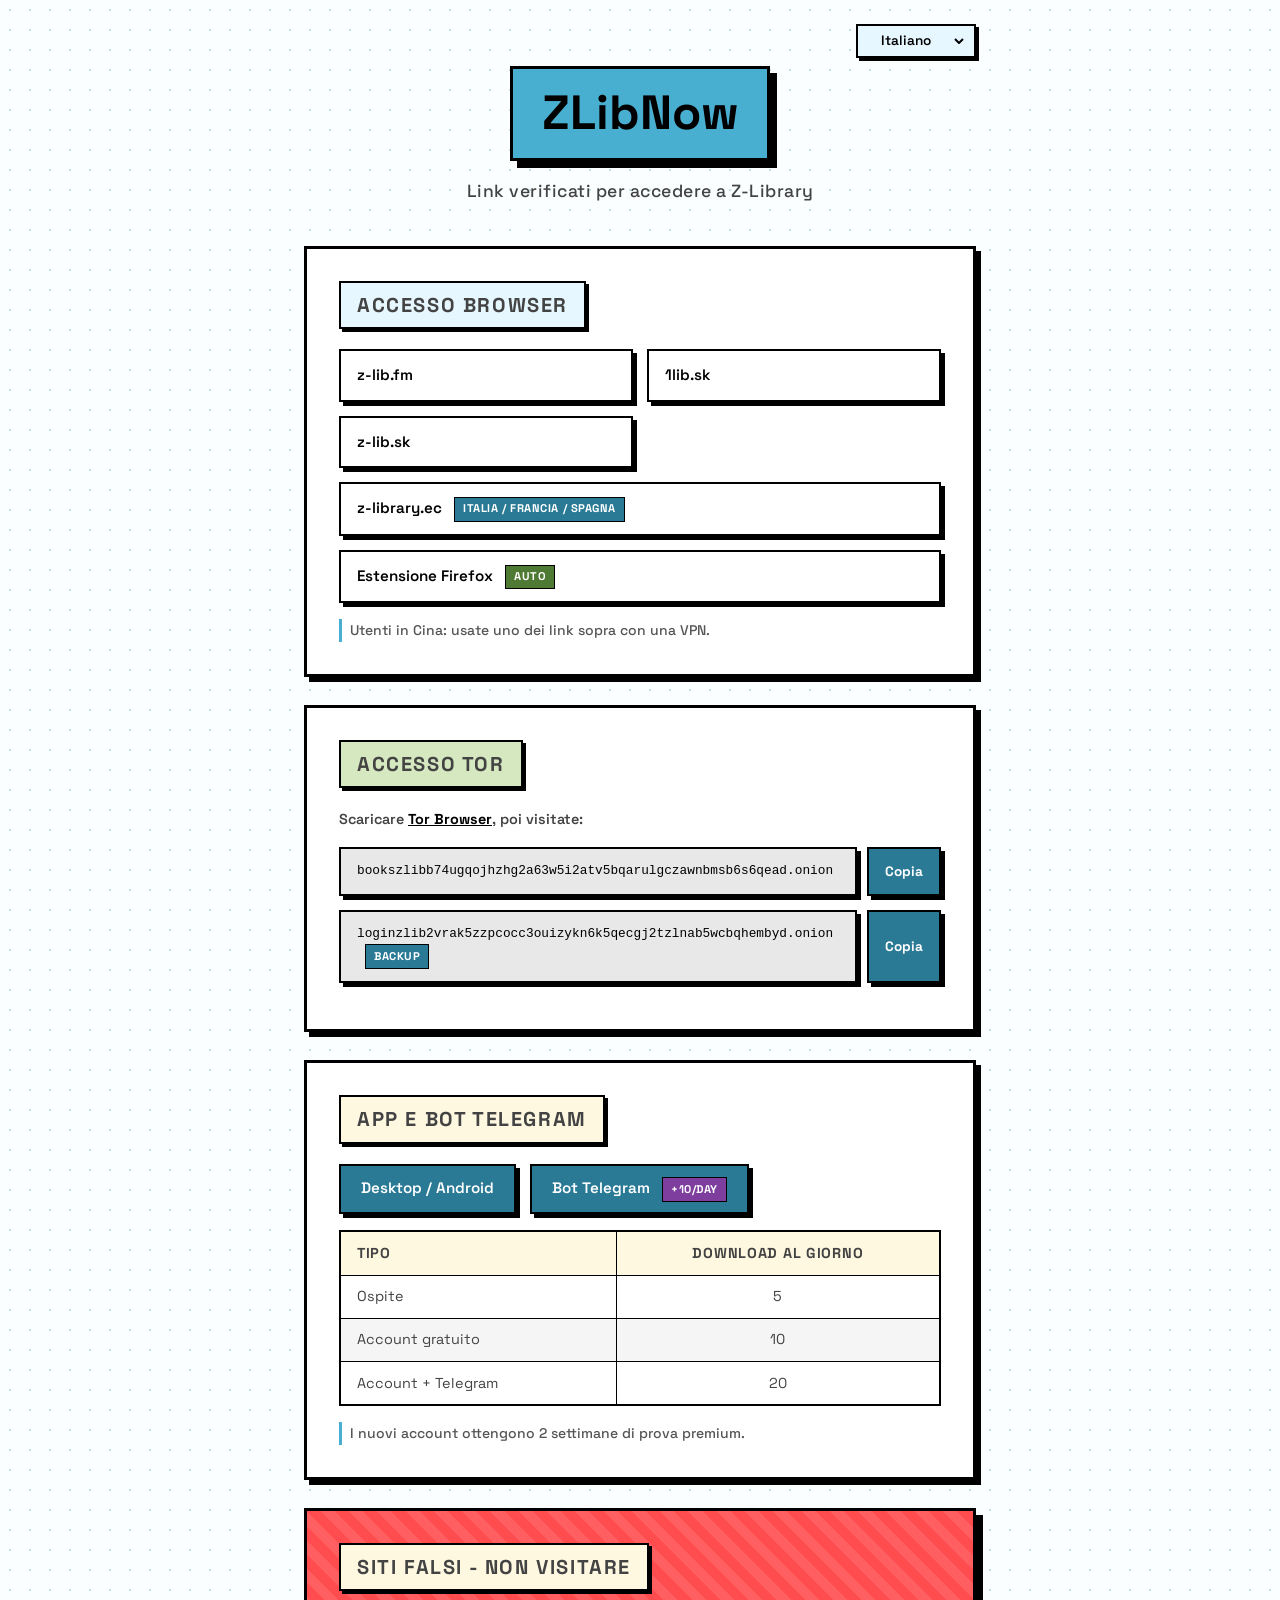
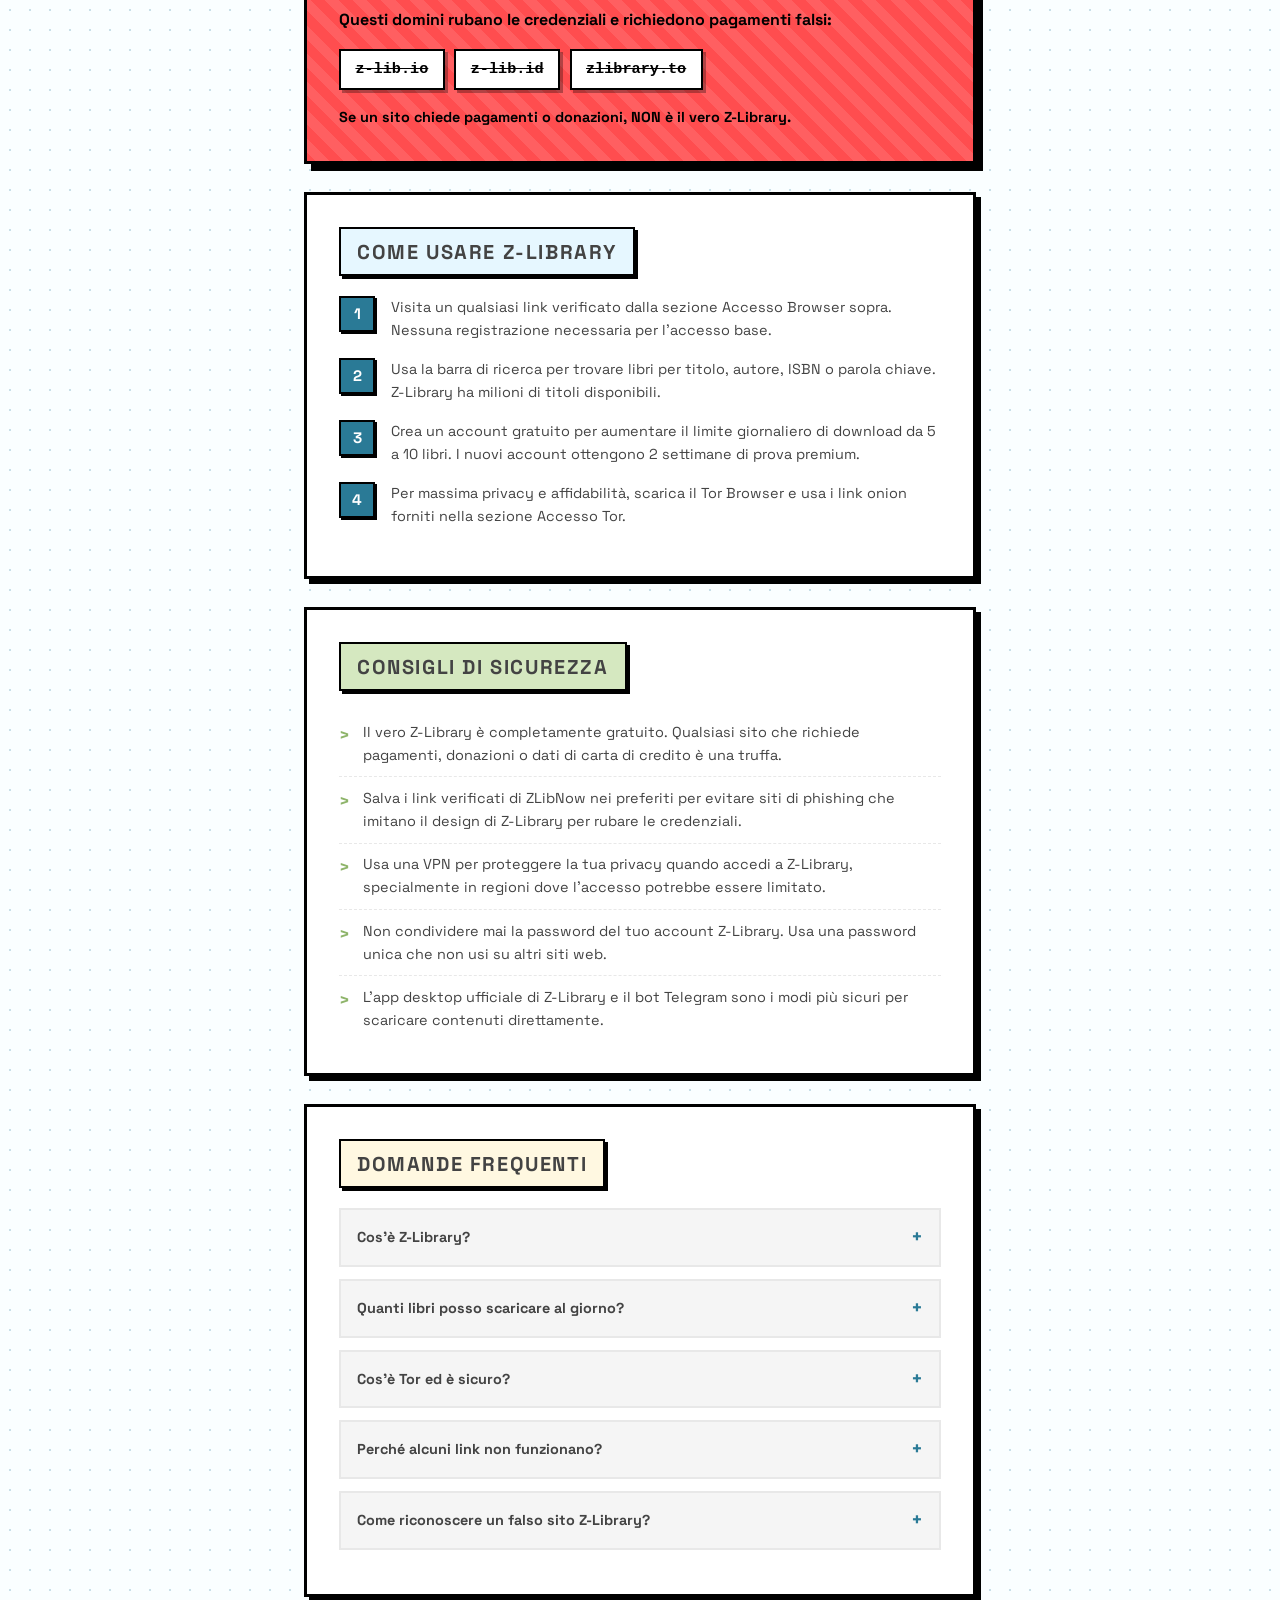
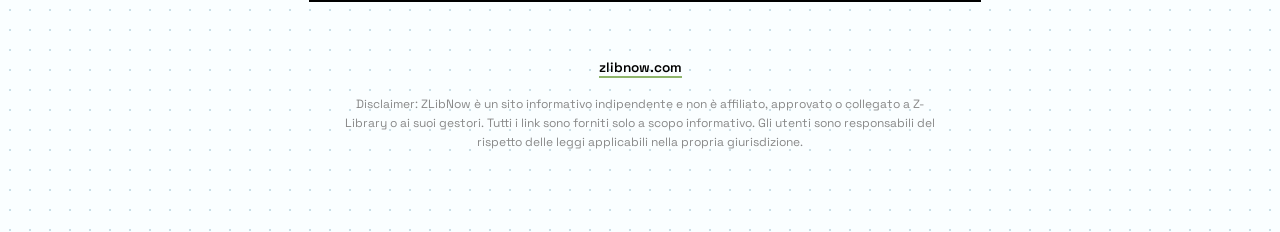
<file: it/index.html>
<!DOCTYPE html>
<html lang="it">
<head>
    <meta charset="UTF-8">
    <!-- Analytics slot (no-cookie only): paste your provider snippet here,
         then run `py tools/build_pages.py`. See README "Analytics". -->

    <meta name="viewport" content="width=device-width, initial-scale=1.0">
    <meta name="theme-color" content="#FAFEFF">
    <link rel="icon" href="/assets/favicon.svg" type="image/svg+xml">
    <link rel="icon" href="/assets/favicon.ico" sizes="32x32">
    <link rel="apple-touch-icon" href="/assets/apple-touch-icon.png">
    <title>ZLibNow - Link Verificati Z-Library | Scarica Libri Gratis</title>
    <meta name="description" content="Accedi a Z-Library in sicurezza con link verificati. Scarica milioni di libri e articoli gratuitamente. Evita siti falsi e truffe.">
    <meta name="keywords" content="Z-Library, z-library, libri gratis, scaricare libri, ebook, link aggiornati, PDF download, libri accademici, tor, link verificati, biblioteca digitale">
    <meta name="robots" content="index, follow">
    <link rel="canonical" href="https://zlibnow.com/it/">
    <!-- hreflang tags for international SEO -->
        <link rel="alternate" hreflang="en" href="https://zlibnow.com/">
    <link rel="alternate" hreflang="zh" href="https://zlibnow.com/zh/">
    <link rel="alternate" hreflang="es" href="https://zlibnow.com/es/">
    <link rel="alternate" hreflang="fr" href="https://zlibnow.com/fr/">
    <link rel="alternate" hreflang="de" href="https://zlibnow.com/de/">
    <link rel="alternate" hreflang="it" href="https://zlibnow.com/it/">
    <link rel="alternate" hreflang="ja" href="https://zlibnow.com/ja/">
    <link rel="alternate" hreflang="ko" href="https://zlibnow.com/ko/">
    <link rel="alternate" hreflang="ru" href="https://zlibnow.com/ru/">
    <link rel="alternate" hreflang="ar" href="https://zlibnow.com/ar/">
    <link rel="alternate" hreflang="x-default" href="https://zlibnow.com/">
    <!-- Open Graph tags -->
    <meta property="og:title" content="ZLibNow - Link Verificati Z-Library | Scarica Libri Gratis">
    <meta property="og:description" content="Accedi a Z-Library in sicurezza con link verificati. Scarica milioni di libri e articoli gratuitamente. Evita siti falsi e truffe.">
    <meta property="og:url" content="https://zlibnow.com/it/">
    <meta property="og:type" content="website">
    <meta property="og:site_name" content="ZLibNow">
    <meta property="og:locale" content="it_IT">
    <!-- Twitter Card tags -->
    <meta name="twitter:card" content="summary_large_image">
    <meta name="twitter:title" content="ZLibNow - Link Verificati Z-Library | Scarica Libri Gratis">
    <meta name="twitter:description" content="Accedi a Z-Library in sicurezza con link verificati. Scarica milioni di libri e articoli gratuitamente. Evita siti falsi e truffe.">
    <meta name="twitter:site" content="@zlibnow">
    <!-- JSON-LD Structured Data -->
    <script type="application/ld+json">
{
    "@context": "https://schema.org",
    "@type": "WebSite",
    "name": "ZLibNow",
    "url": "https://zlibnow.com/it/",
    "description": "Verified links to access the real Z-Library. Avoid fake sites and phishing attempts.",
    "inLanguage": "it"
}
    </script>
    <script type="application/ld+json">
{
    "@context": "https://schema.org",
    "@type": "FAQPage",
    "mainEntity": [
        {
            "@type": "Question",
            "name": "Cos'è Z-Library?",
            "acceptedAnswer": {
                "@type": "Answer",
                "text": "Z-Library è una delle più grandi biblioteche digitali al mondo, che fornisce accesso gratuito a milioni di libri, libri di testo, articoli accademici e pubblicazioni in più lingue. È una risorsa preziosa per studenti, ricercatori e lettori di tutto il mondo."
            }
        },
        {
            "@type": "Question",
            "name": "Quanti libri posso scaricare al giorno?",
            "acceptedAnswer": {
                "@type": "Answer",
                "text": "Gli utenti ospite possono scaricare 5 libri al giorno. Creando un account gratuito il limite aumenta a 10 download giornalieri. Collegando il tuo account al bot Telegram puoi scaricare fino a 20 libri al giorno. I nuovi account ricevono anche 2 settimane di prova premium."
            }
        },
        {
            "@type": "Question",
            "name": "Cos'è Tor ed è sicuro?",
            "acceptedAnswer": {
                "@type": "Answer",
                "text": "Tor (The Onion Router) è un browser gratuito e open-source che protegge la tua privacy cifrando e instradando il tuo traffico Internet attraverso più server nel mondo. È sviluppato dal Tor Project, un'organizzazione non profit, ed è sicuro da usare."
            }
        },
        {
            "@type": "Question",
            "name": "Perché alcuni link non funzionano?",
            "acceptedAnswer": {
                "@type": "Answer",
                "text": "I domini di Z-Library possono essere occasionalmente bloccati o sequestrati dalle autorità in certe regioni. Se un link non funziona, provane un altro dalla nostra lista verificata. Per l'accesso più affidabile usa il Tor Browser con i link onion forniti."
            }
        },
        {
            "@type": "Question",
            "name": "Come riconoscere un falso sito Z-Library?",
            "acceptedAnswer": {
                "@type": "Answer",
                "text": "I falsi siti Z-Library chiedono tipicamente pagamenti, donazioni o dati di carta di credito. Il vero Z-Library è completamente gratuito. Altri segnali d'allarme includono eccessive pubblicità pop-up, richieste di informazioni personali non necessarie e URL che non corrispondono ai domini verificati su ZLibNow."
            }
        }
    ]
}
    </script>
    <!-- OG Image -->
    <meta property="og:image" content="https://zlibnow.com/og-image.png">
    <meta property="og:image:width" content="1200">
    <meta property="og:image:height" content="630">
    <meta name="twitter:image" content="https://zlibnow.com/og-image.png">
    <link rel="stylesheet" href="../assets/style.css">
</head>
<body>
        <!-- WeChat Browser Overlay -->
    <div class="wechat-overlay" id="wechatOverlay" role="dialog" aria-modal="true" aria-labelledby="wechatTitle">
        <div class="wechat-card">
            <div class="arrow"></div>
            <h3 id="wechatTitle">Apri in un browser</h3>
            <p>Stai usando il browser integrato di WeChat. Alcune funzioni potrebbero essere limitate. Segui questi passaggi:</p>
            <ol class="steps">
                <li>Tocca il pulsante "···" nell'angolo in alto a destra</li>
                <li>Seleziona "Apri nel browser"</li>
            </ol>
            <button class="wechat-close" id="wechatClose">Ho capito</button>
        </div>
    </div>

<div class="container">
        <main>
                <div class="lang-switcher">
            <select onchange="location.href=this.value" aria-label="Select language">
            <option value="/">English</option>
            <option value="/zh/">中文</option>
            <option value="/es/">Español</option>
            <option value="/fr/">Français</option>
            <option value="/de/">Deutsch</option>
            <option value="/it/" selected>Italiano</option>
            <option value="/ja/">日本語</option>
            <option value="/ko/">한국어</option>
            <option value="/ru/">Русский</option>
            <option value="/ar/">العربية</option>
            </select>
        </div>
        <header>
            <h1>ZLibNow</h1>
            <p>Link verificati per accedere a Z-Library</p>
        </header>

        <!-- Browser Access -->
        <div class="section">
            <h2 class="section-title-blue">Accesso browser</h2>
            <div class="links">
                <a href="https://z-lib.fm/" target="_blank" rel="noopener noreferrer">z-lib.fm</a>
                <a href="https://1lib.sk/" target="_blank" rel="noopener noreferrer">1lib.sk</a>
                <a href="https://z-lib.sk/" target="_blank" rel="noopener noreferrer">z-lib.sk</a>
            </div>
            <div class="links full">
                <a href="https://z-library.ec/" target="_blank" rel="noopener noreferrer">z-library.ec <span class="tag tag-blue">Italia / Francia / Spagna</span></a>
                <a href="https://go-to-library.sk/#browser_extensions_tab" target="_blank" rel="noopener noreferrer">Estensione Firefox <span class="tag tag-green">Auto</span></a>
            </div>
            <p class="note">Utenti in Cina: usate uno dei link sopra con una VPN.</p>
        </div>

        <!-- Tor Access -->
        <div class="section">
            <h2 class="section-title-green">Accesso Tor</h2>
            <p class="tor-intro">
                Scaricare <a href="https://www.torproject.org/download/" style="color: #000; text-decoration: underline; font-weight: 700;" target="_blank" rel="noopener noreferrer">Tor Browser</a>, poi visitate:
            </p>
            <div class="tor-row"><a class="tor-link" href="http://bookszlibb74ugqojhzhg2a63w5i2atv5bqarulgczawnbmsb6s6qead.onion/" target="_blank" rel="noopener noreferrer">bookszlibb74ugqojhzhg2a63w5i2atv5bqarulgczawnbmsb6s6qead.onion</a><button type="button" class="copy-btn" data-copy="http://bookszlibb74ugqojhzhg2a63w5i2atv5bqarulgczawnbmsb6s6qead.onion/" data-copied="Copiato!">Copia</button></div>
            <div class="tor-row"><a class="tor-link" href="http://loginzlib2vrak5zzpcocc3ouizykn6k5qecgj2tzlnab5wcbqhembyd.onion/" target="_blank" rel="noopener noreferrer">loginzlib2vrak5zzpcocc3ouizykn6k5qecgj2tzlnab5wcbqhembyd.onion <span class="tag tag-blue">Backup</span></a><button type="button" class="copy-btn" data-copy="http://loginzlib2vrak5zzpcocc3ouizykn6k5qecgj2tzlnab5wcbqhembyd.onion/" data-copied="Copiato!">Copia</button></div>
        </div>

        <!-- Apps & Telegram -->
        <div class="section">
            <h2 class="section-title-yellow">App e Bot Telegram</h2>
            <div class="app-links">
                <a href="https://go-to-library.sk/" target="_blank" rel="noopener noreferrer">Desktop / Android</a>
                <a href="https://go-to-library.sk/#telegram_bot_tab" target="_blank" rel="noopener noreferrer">Bot Telegram <span class="tag tag-purple">+10/day</span></a>
            </div>
            <div class="table-wrap">
            <table>
                <thead>
                    <tr>
                        <th>Tipo</th>
                        <th>Download al giorno</th>
                    </tr>
                </thead>
                <tbody>
                    <tr>
                        <td>Ospite</td>
                        <td>5</td>
                    </tr>
                    <tr>
                        <td>Account gratuito</td>
                        <td>10</td>
                    </tr>
                    <tr>
                        <td>Account + Telegram</td>
                        <td>20</td>
                    </tr>
                </tbody>
            </table>
            </div>
            <p class="note">I nuovi account ottengono 2 settimane di prova premium.</p>
        </div>

        <!-- Warning -->
        <div class="warning">
            <h2>Siti falsi - NON visitare</h2>
            <p>Questi domini rubano le credenziali e richiedono pagamenti falsi:</p>
            <div class="fake-list">
                <code>z-lib.io</code>
                <code>z-lib.id</code>
                <code>zlibrary.to</code>
            </div>
            <p class="warning-note">Se un sito chiede pagamenti o donazioni, NON è il vero Z-Library.</p>
        </div>

        <!-- How-To Guide -->
        <div class="section">
            <h2 class="section-title-blue">Come Usare Z-Library</h2>
            <div class="howto-steps">
                <div class="howto-step">
                    <p>Visita un qualsiasi link verificato dalla sezione Accesso Browser sopra. Nessuna registrazione necessaria per l'accesso base.</p>
                </div>
                <div class="howto-step">
                    <p>Usa la barra di ricerca per trovare libri per titolo, autore, ISBN o parola chiave. Z-Library ha milioni di titoli disponibili.</p>
                </div>
                <div class="howto-step">
                    <p>Crea un account gratuito per aumentare il limite giornaliero di download da 5 a 10 libri. I nuovi account ottengono 2 settimane di prova premium.</p>
                </div>
                <div class="howto-step">
                    <p>Per massima privacy e affidabilità, scarica il Tor Browser e usa i link onion forniti nella sezione Accesso Tor.</p>
                </div>
            </div>
        </div>

        <!-- Safety Tips -->
        <div class="section">
            <h2 class="section-title-green">Consigli di Sicurezza</h2>
            <ul class="safety-list">
                <li>Il vero Z-Library è completamente gratuito. Qualsiasi sito che richiede pagamenti, donazioni o dati di carta di credito è una truffa.</li>
                <li>Salva i link verificati di ZLibNow nei preferiti per evitare siti di phishing che imitano il design di Z-Library per rubare le credenziali.</li>
                <li>Usa una VPN per proteggere la tua privacy quando accedi a Z-Library, specialmente in regioni dove l'accesso potrebbe essere limitato.</li>
                <li>Non condividere mai la password del tuo account Z-Library. Usa una password unica che non usi su altri siti web.</li>
                <li>L'app desktop ufficiale di Z-Library e il bot Telegram sono i modi più sicuri per scaricare contenuti direttamente.</li>
            </ul>
        </div>

        <!-- FAQ -->
        <div class="section">
            <h2 class="section-title-yellow">Domande Frequenti</h2>
            <div class="faq-item">
                <div class="faq-question" role="button" tabindex="0" aria-expanded="false">Cos'è Z-Library?</div>
                <div class="faq-answer" role="region">Z-Library è una delle più grandi biblioteche digitali al mondo, che fornisce accesso gratuito a milioni di libri, libri di testo, articoli accademici e pubblicazioni in più lingue. È una risorsa preziosa per studenti, ricercatori e lettori di tutto il mondo.</div>
            </div>
            <div class="faq-item">
                <div class="faq-question" role="button" tabindex="0" aria-expanded="false">Quanti libri posso scaricare al giorno?</div>
                <div class="faq-answer" role="region">Gli utenti ospite possono scaricare 5 libri al giorno. Creando un account gratuito il limite aumenta a 10 download giornalieri. Collegando il tuo account al bot Telegram puoi scaricare fino a 20 libri al giorno. I nuovi account ricevono anche 2 settimane di prova premium.</div>
            </div>
            <div class="faq-item">
                <div class="faq-question" role="button" tabindex="0" aria-expanded="false">Cos'è Tor ed è sicuro?</div>
                <div class="faq-answer" role="region">Tor (The Onion Router) è un browser gratuito e open-source che protegge la tua privacy cifrando e instradando il tuo traffico Internet attraverso più server nel mondo. È sviluppato dal Tor Project, un'organizzazione non profit, ed è sicuro da usare.</div>
            </div>
            <div class="faq-item">
                <div class="faq-question" role="button" tabindex="0" aria-expanded="false">Perché alcuni link non funzionano?</div>
                <div class="faq-answer" role="region">I domini di Z-Library possono essere occasionalmente bloccati o sequestrati dalle autorità in certe regioni. Se un link non funziona, provane un altro dalla nostra lista verificata. Per l'accesso più affidabile usa il Tor Browser con i link onion forniti.</div>
            </div>
            <div class="faq-item">
                <div class="faq-question" role="button" tabindex="0" aria-expanded="false">Come riconoscere un falso sito Z-Library?</div>
                <div class="faq-answer" role="region">I falsi siti Z-Library chiedono tipicamente pagamenti, donazioni o dati di carta di credito. Il vero Z-Library è completamente gratuito. Altri segnali d'allarme includono eccessive pubblicità pop-up, richieste di informazioni personali non necessarie e URL che non corrispondono ai domini verificati su ZLibNow.</div>
            </div>
        </div>

        </main>
        <footer>
            <p><a href="https://zlibnow.com/" target="_blank" rel="noopener noreferrer">zlibnow.com</a></p>
            <p class="disclaimer">Disclaimer: ZLibNow è un sito informativo indipendente e non è affiliato, approvato o collegato a Z-Library o ai suoi gestori. Tutti i link sono forniti solo a scopo informativo. Gli utenti sono responsabili del rispetto delle leggi applicabili nella propria giurisdizione.</p>
        </footer>
    </div>

    <script src="../assets/main.js"></script>

</body></html>
</file>
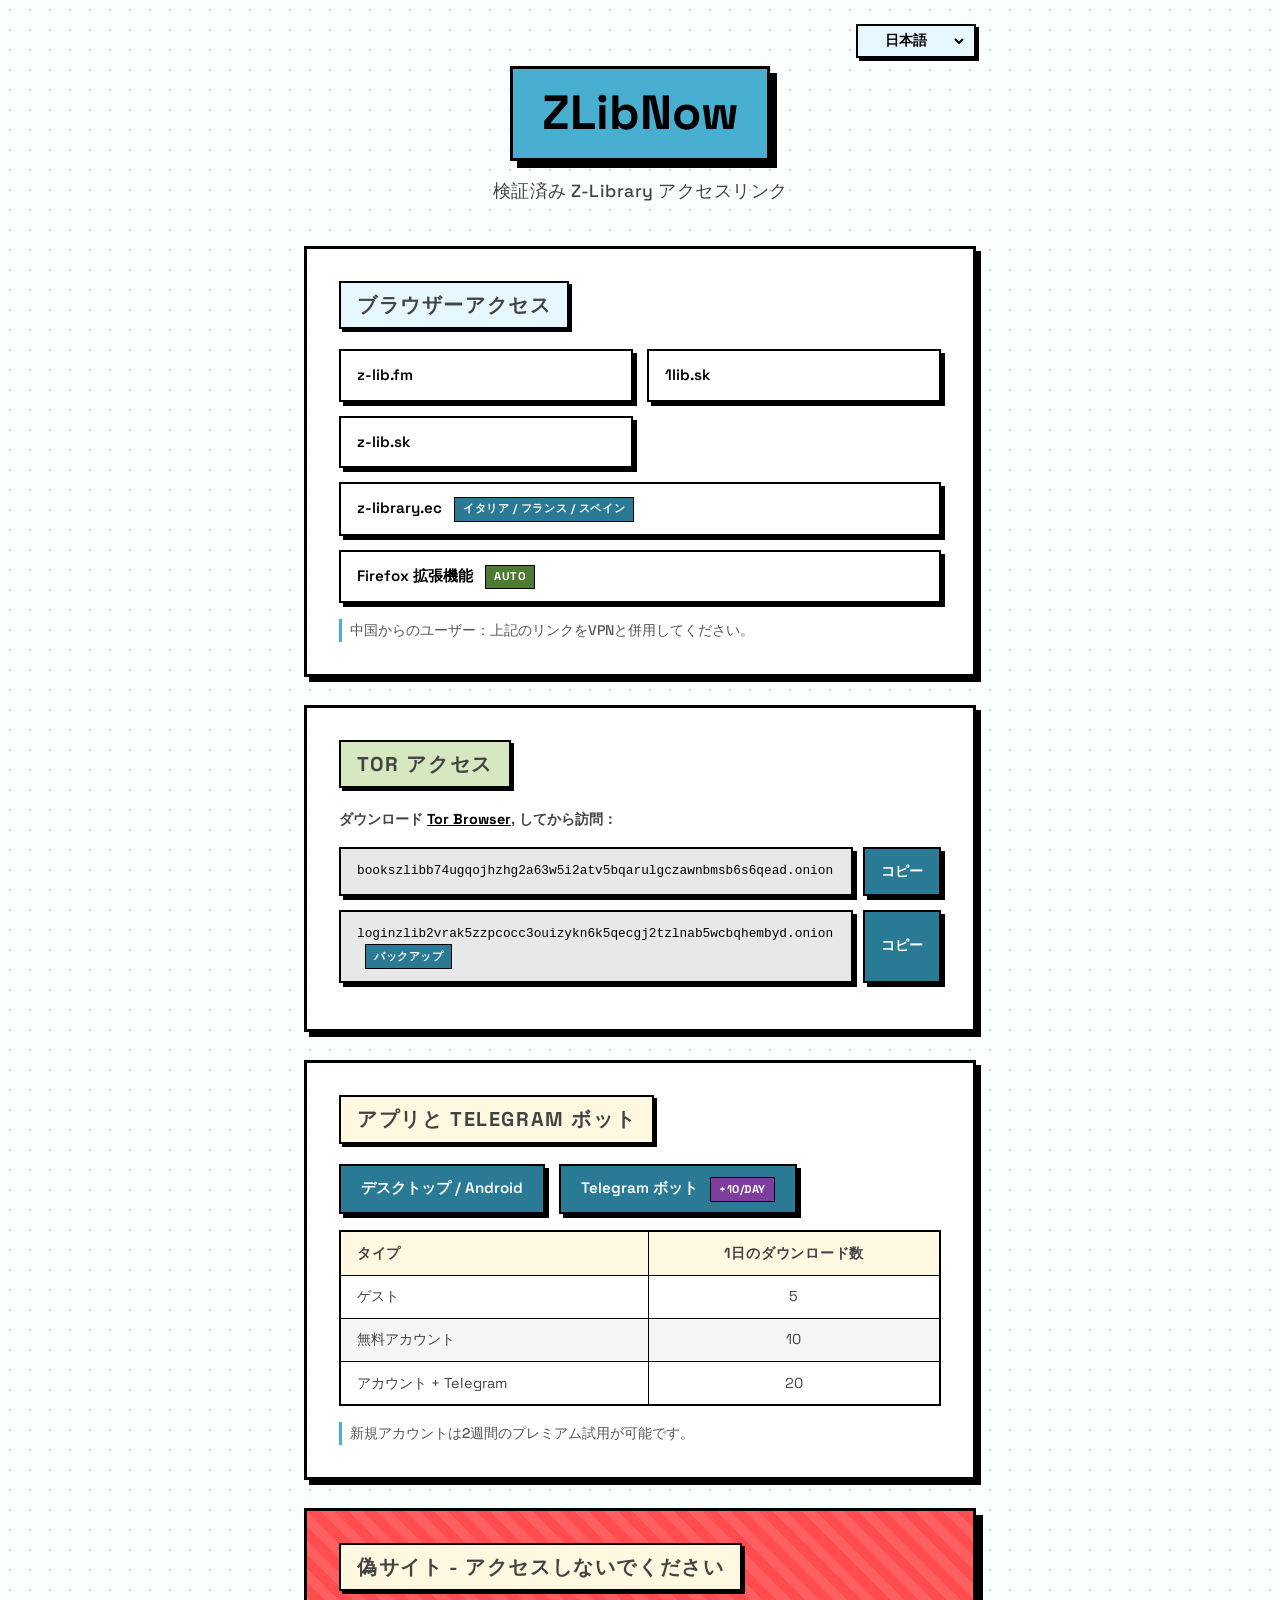
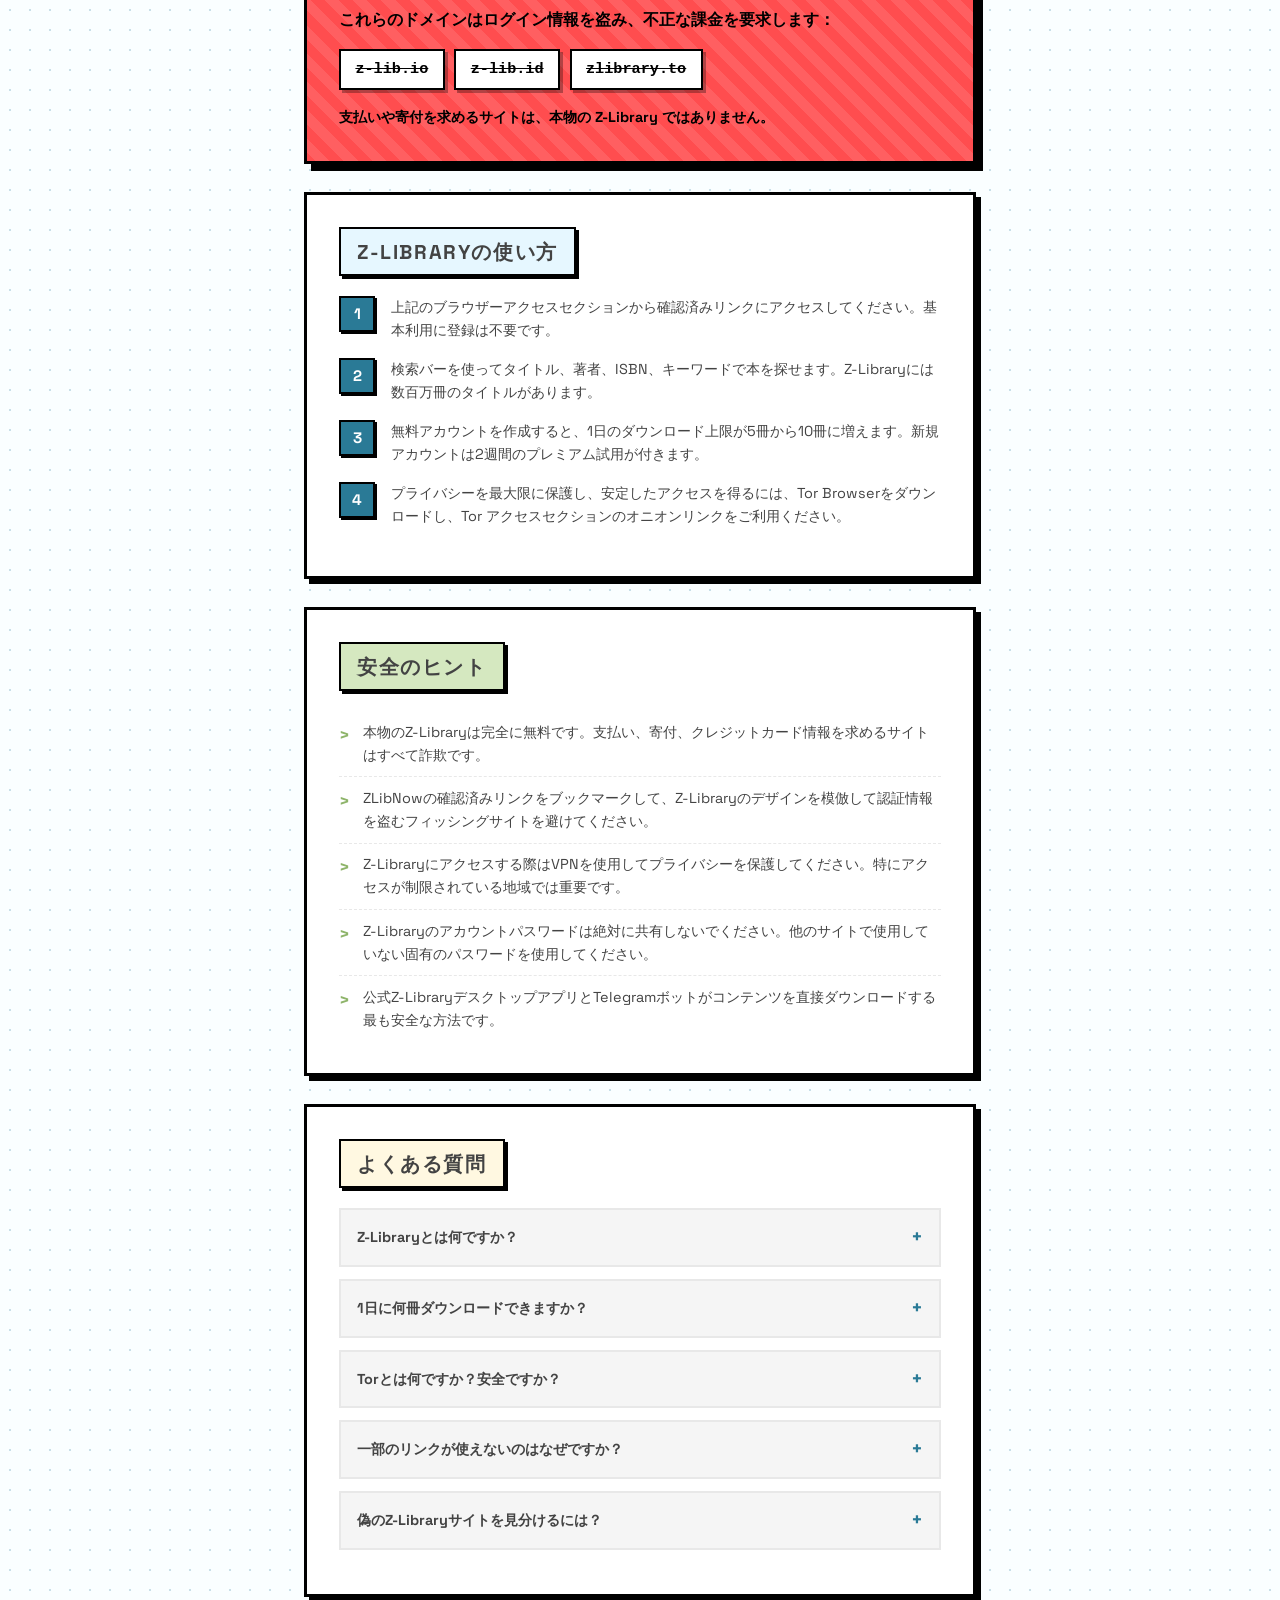
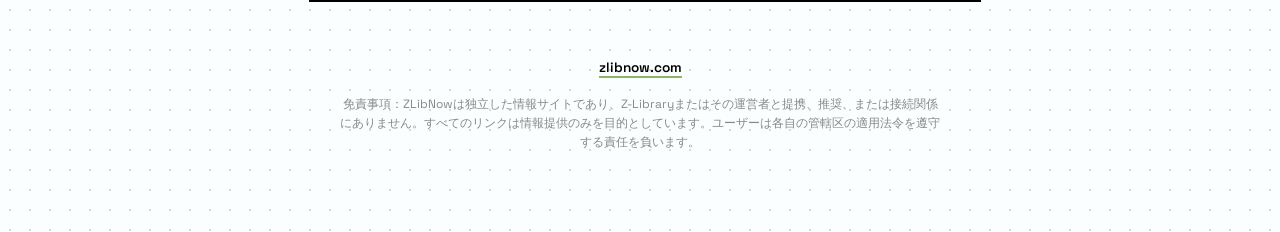
<file: ja/index.html>
<!DOCTYPE html>
<html lang="ja">
<head>
    <meta charset="UTF-8">
    <!-- Analytics slot (no-cookie only): paste your provider snippet here,
         then run `py tools/build_pages.py`. See README "Analytics". -->

    <meta name="viewport" content="width=device-width, initial-scale=1.0">
    <meta name="theme-color" content="#FAFEFF">
    <link rel="icon" href="/assets/favicon.svg" type="image/svg+xml">
    <link rel="icon" href="/assets/favicon.ico" sizes="32x32">
    <link rel="apple-touch-icon" href="/assets/apple-touch-icon.png">
    <title>Z-Library検証済みリンク - 電子書籍を無料ダウンロード | 安全認証</title>
    <meta name="description" content="検証済みのZ-Libraryリンクで安全にアクセス。数百万冊の電子書籍・教科書・学術論文を無料ダウンロード。Torオニオンリンクも提供。偽サイトを避けてアカウントを安全に保護。">
    <meta name="keywords" content="Z-Library, z-library, 電子書籍, 無料ダウンロード, 論文, 教科書, 検証済みリンク, 安全ダウンロード, tor, オニオンリンク, フリー電子ブック, 学術論文">
    <meta name="robots" content="index, follow">
    <link rel="canonical" href="https://zlibnow.com/ja/">
    <!-- hreflang tags for international SEO -->
        <link rel="alternate" hreflang="en" href="https://zlibnow.com/">
    <link rel="alternate" hreflang="zh" href="https://zlibnow.com/zh/">
    <link rel="alternate" hreflang="es" href="https://zlibnow.com/es/">
    <link rel="alternate" hreflang="fr" href="https://zlibnow.com/fr/">
    <link rel="alternate" hreflang="de" href="https://zlibnow.com/de/">
    <link rel="alternate" hreflang="it" href="https://zlibnow.com/it/">
    <link rel="alternate" hreflang="ja" href="https://zlibnow.com/ja/">
    <link rel="alternate" hreflang="ko" href="https://zlibnow.com/ko/">
    <link rel="alternate" hreflang="ru" href="https://zlibnow.com/ru/">
    <link rel="alternate" hreflang="ar" href="https://zlibnow.com/ar/">
    <link rel="alternate" hreflang="x-default" href="https://zlibnow.com/">
    <!-- Open Graph tags -->
    <meta property="og:title" content="Z-Library検証済みリンク - 電子書籍を無料ダウンロード | 安全認証">
    <meta property="og:description" content="検証済みのZ-Libraryリンクで安全にアクセス。数百万冊の電子書籍・教科書・学術論文を無料ダウンロード。Torオニオンリンクも提供。偽サイトを避けてアカウントを安全に保護。">
    <meta property="og:url" content="https://zlibnow.com/ja/">
    <meta property="og:type" content="website">
    <meta property="og:site_name" content="ZLibNow">
    <meta property="og:locale" content="ja_JP">
    <!-- Twitter Card tags -->
    <meta name="twitter:card" content="summary_large_image">
    <meta name="twitter:title" content="Z-Library検証済みリンク - 電子書籍を無料ダウンロード | 安全認証">
    <meta name="twitter:description" content="検証済みのZ-Libraryリンクで安全にアクセス。数百万冊の電子書籍・教科書・学術論文を無料ダウンロード。Torオニオンリンクも提供。偽サイトを避けてアカウントを安全に保護。">
    <meta name="twitter:site" content="@zlibnow">
    <!-- JSON-LD Structured Data -->
    <script type="application/ld+json">
{
    "@context": "https://schema.org",
    "@type": "WebSite",
    "name": "ZLibNow",
    "url": "https://zlibnow.com/ja/",
    "description": "Verified links to access the real Z-Library. Avoid fake sites and phishing attempts.",
    "inLanguage": "ja"
}
    </script>
    <script type="application/ld+json">
{
    "@context": "https://schema.org",
    "@type": "FAQPage",
    "mainEntity": [
        {
            "@type": "Question",
            "name": "Z-Libraryとは何ですか？",
            "acceptedAnswer": {
                "@type": "Answer",
                "text": "Z-Libraryは世界最大級のデジタルライブラリのひとつで、複数言語の数百万冊の書籍、教科書、学術論文、記事に無料でアクセスできます。世界中の学生、研究者、読者にとって貴重なリソースです。"
            }
        },
        {
            "@type": "Question",
            "name": "1日に何冊ダウンロードできますか？",
            "acceptedAnswer": {
                "@type": "Answer",
                "text": "ゲストユーザーは1日5冊までダウンロードできます。無料アカウントを作成すると1日10冊に増えます。Telegramボットとアカウントを連携させると、1日20冊までダウンロード可能です。新規アカウントは2週間のプレミアム試用も付きます。"
            }
        },
        {
            "@type": "Question",
            "name": "Torとは何ですか？安全ですか？",
            "acceptedAnswer": {
                "@type": "Answer",
                "text": "Tor（The Onion Router）は、インターネットトラフィックを複数のサーバーを経由して暗号化・ルーティングすることでプライバシーを保護する無料のオープンソースブラウザです。非営利団体のTor Projectによって開発されており、ジャーナリストや活動家、プライバシーに配慮するユーザーに広く使われています。安全に使用できます。"
            }
        },
        {
            "@type": "Question",
            "name": "一部のリンクが使えないのはなぜですか？",
            "acceptedAnswer": {
                "@type": "Answer",
                "text": "Z-Libraryのドメインは一部の地域で当局によってブロックまたは差し押さえられることがあります。リンクが機能しない場合は、確認済みリストの別のリンクを試してください。最も安定したアクセスには、Tor Browserとオニオンリンクをご利用ください。リンクは定期的に更新しています。"
            }
        },
        {
            "@type": "Question",
            "name": "偽のZ-Libraryサイトを見分けるには？",
            "acceptedAnswer": {
                "@type": "Answer",
                "text": "偽のZ-Libraryサイトは通常、支払い、寄付、またはクレジットカード情報を要求します。本物のZ-Libraryは完全に無料です。その他の警告サインには、過剰なポップアップ広告、不必要な個人情報の要求、ZLibNowに記載されている確認済みドメインと一致しないURLなどがあります。"
            }
        }
    ]
}
    </script>
    <!-- OG Image -->
    <meta property="og:image" content="https://zlibnow.com/og-image.png">
    <meta property="og:image:width" content="1200">
    <meta property="og:image:height" content="630">
    <meta name="twitter:image" content="https://zlibnow.com/og-image.png">
    <link rel="stylesheet" href="../assets/style.css">
</head>
<body>
        <!-- WeChat Browser Overlay -->
    <div class="wechat-overlay" id="wechatOverlay" role="dialog" aria-modal="true" aria-labelledby="wechatTitle">
        <div class="wechat-card">
            <div class="arrow"></div>
            <h3 id="wechatTitle">ブラウザで開いてください</h3>
            <p>WeChat内蔵ブラウザを使用しています。一部の機能が制限される場合があります。以下の手順に従ってください：</p>
            <ol class="steps">
                <li>右上の「···」ボタンをタップ</li>
                <li>「ブラウザで開く」を選択</li>
            </ol>
            <button class="wechat-close" id="wechatClose">了解しました</button>
        </div>
    </div>

<div class="container">
        <main>
                <div class="lang-switcher">
            <select onchange="location.href=this.value" aria-label="Select language">
            <option value="/">English</option>
            <option value="/zh/">中文</option>
            <option value="/es/">Español</option>
            <option value="/fr/">Français</option>
            <option value="/de/">Deutsch</option>
            <option value="/it/">Italiano</option>
            <option value="/ja/" selected>日本語</option>
            <option value="/ko/">한국어</option>
            <option value="/ru/">Русский</option>
            <option value="/ar/">العربية</option>
            </select>
        </div>
        <header>
            <h1>ZLibNow</h1>
            <p>検証済み Z-Library アクセスリンク</p>
        </header>

        <!-- Browser Access -->
        <div class="section">
            <h2 class="section-title-blue">ブラウザーアクセス</h2>
            <div class="links">
                <a href="https://z-lib.fm/" target="_blank" rel="noopener noreferrer">z-lib.fm</a>
                <a href="https://1lib.sk/" target="_blank" rel="noopener noreferrer">1lib.sk</a>
                <a href="https://z-lib.sk/" target="_blank" rel="noopener noreferrer">z-lib.sk</a>
            </div>
            <div class="links full">
                <a href="https://z-library.ec/" target="_blank" rel="noopener noreferrer">z-library.ec <span class="tag tag-blue">イタリア / フランス / スペイン</span></a>
                <a href="https://go-to-library.sk/#browser_extensions_tab" target="_blank" rel="noopener noreferrer">Firefox 拡張機能 <span class="tag tag-green">Auto</span></a>
            </div>
            <p class="note">中国からのユーザー：上記のリンクをVPNと併用してください。</p>
        </div>

        <!-- Tor Access -->
        <div class="section">
            <h2 class="section-title-green">Tor アクセス</h2>
            <p class="tor-intro">
                ダウンロード <a href="https://www.torproject.org/download/" style="color: #000; text-decoration: underline; font-weight: 700;" target="_blank" rel="noopener noreferrer">Tor Browser</a>, してから訪問：
            </p>
            <div class="tor-row"><a class="tor-link" href="http://bookszlibb74ugqojhzhg2a63w5i2atv5bqarulgczawnbmsb6s6qead.onion/" target="_blank" rel="noopener noreferrer">bookszlibb74ugqojhzhg2a63w5i2atv5bqarulgczawnbmsb6s6qead.onion</a><button type="button" class="copy-btn" data-copy="http://bookszlibb74ugqojhzhg2a63w5i2atv5bqarulgczawnbmsb6s6qead.onion/" data-copied="コピーしました">コピー</button></div>
            <div class="tor-row"><a class="tor-link" href="http://loginzlib2vrak5zzpcocc3ouizykn6k5qecgj2tzlnab5wcbqhembyd.onion/" target="_blank" rel="noopener noreferrer">loginzlib2vrak5zzpcocc3ouizykn6k5qecgj2tzlnab5wcbqhembyd.onion <span class="tag tag-blue">バックアップ</span></a><button type="button" class="copy-btn" data-copy="http://loginzlib2vrak5zzpcocc3ouizykn6k5qecgj2tzlnab5wcbqhembyd.onion/" data-copied="コピーしました">コピー</button></div>
        </div>

        <!-- Apps & Telegram -->
        <div class="section">
            <h2 class="section-title-yellow">アプリと Telegram ボット</h2>
            <div class="app-links">
                <a href="https://go-to-library.sk/" target="_blank" rel="noopener noreferrer">デスクトップ / Android</a>
                <a href="https://go-to-library.sk/#telegram_bot_tab" target="_blank" rel="noopener noreferrer">Telegram ボット <span class="tag tag-purple">+10/day</span></a>
            </div>
            <div class="table-wrap">
            <table>
                <thead>
                    <tr>
                        <th>タイプ</th>
                        <th>1日のダウンロード数</th>
                    </tr>
                </thead>
                <tbody>
                    <tr>
                        <td>ゲスト</td>
                        <td>5</td>
                    </tr>
                    <tr>
                        <td>無料アカウント</td>
                        <td>10</td>
                    </tr>
                    <tr>
                        <td>アカウント + Telegram</td>
                        <td>20</td>
                    </tr>
                </tbody>
            </table>
            </div>
            <p class="note">新規アカウントは2週間のプレミアム試用が可能です。</p>
        </div>

        <!-- Warning -->
        <div class="warning">
            <h2>偽サイト - アクセスしないでください</h2>
            <p>これらのドメインはログイン情報を盗み、不正な課金を要求します：</p>
            <div class="fake-list">
                <code>z-lib.io</code>
                <code>z-lib.id</code>
                <code>zlibrary.to</code>
            </div>
            <p class="warning-note">支払いや寄付を求めるサイトは、本物の Z-Library ではありません。</p>
        </div>

        <!-- How-To Guide -->
        <div class="section">
            <h2 class="section-title-blue">Z-Libraryの使い方</h2>
            <div class="howto-steps">
                <div class="howto-step">
                    <p>上記のブラウザーアクセスセクションから確認済みリンクにアクセスしてください。基本利用に登録は不要です。</p>
                </div>
                <div class="howto-step">
                    <p>検索バーを使ってタイトル、著者、ISBN、キーワードで本を探せます。Z-Libraryには数百万冊のタイトルがあります。</p>
                </div>
                <div class="howto-step">
                    <p>無料アカウントを作成すると、1日のダウンロード上限が5冊から10冊に増えます。新規アカウントは2週間のプレミアム試用が付きます。</p>
                </div>
                <div class="howto-step">
                    <p>プライバシーを最大限に保護し、安定したアクセスを得るには、Tor Browserをダウンロードし、Tor アクセスセクションのオニオンリンクをご利用ください。</p>
                </div>
            </div>
        </div>

        <!-- Safety Tips -->
        <div class="section">
            <h2 class="section-title-green">安全のヒント</h2>
            <ul class="safety-list">
                <li>本物のZ-Libraryは完全に無料です。支払い、寄付、クレジットカード情報を求めるサイトはすべて詐欺です。</li>
                <li>ZLibNowの確認済みリンクをブックマークして、Z-Libraryのデザインを模倣して認証情報を盗むフィッシングサイトを避けてください。</li>
                <li>Z-Libraryにアクセスする際はVPNを使用してプライバシーを保護してください。特にアクセスが制限されている地域では重要です。</li>
                <li>Z-Libraryのアカウントパスワードは絶対に共有しないでください。他のサイトで使用していない固有のパスワードを使用してください。</li>
                <li>公式Z-LibraryデスクトップアプリとTelegramボットがコンテンツを直接ダウンロードする最も安全な方法です。</li>
            </ul>
        </div>

        <!-- FAQ -->
        <div class="section">
            <h2 class="section-title-yellow">よくある質問</h2>
            <div class="faq-item">
                <div class="faq-question" role="button" tabindex="0" aria-expanded="false">Z-Libraryとは何ですか？</div>
                <div class="faq-answer" role="region">Z-Libraryは世界最大級のデジタルライブラリのひとつで、複数言語の数百万冊の書籍、教科書、学術論文、記事に無料でアクセスできます。世界中の学生、研究者、読者にとって貴重なリソースです。</div>
            </div>
            <div class="faq-item">
                <div class="faq-question" role="button" tabindex="0" aria-expanded="false">1日に何冊ダウンロードできますか？</div>
                <div class="faq-answer" role="region">ゲストユーザーは1日5冊までダウンロードできます。無料アカウントを作成すると1日10冊に増えます。Telegramボットとアカウントを連携させると、1日20冊までダウンロード可能です。新規アカウントは2週間のプレミアム試用も付きます。</div>
            </div>
            <div class="faq-item">
                <div class="faq-question" role="button" tabindex="0" aria-expanded="false">Torとは何ですか？安全ですか？</div>
                <div class="faq-answer" role="region">Tor（The Onion Router）は、インターネットトラフィックを複数のサーバーを経由して暗号化・ルーティングすることでプライバシーを保護する無料のオープンソースブラウザです。非営利団体のTor Projectによって開発されており、ジャーナリストや活動家、プライバシーに配慮するユーザーに広く使われています。安全に使用できます。</div>
            </div>
            <div class="faq-item">
                <div class="faq-question" role="button" tabindex="0" aria-expanded="false">一部のリンクが使えないのはなぜですか？</div>
                <div class="faq-answer" role="region">Z-Libraryのドメインは一部の地域で当局によってブロックまたは差し押さえられることがあります。リンクが機能しない場合は、確認済みリストの別のリンクを試してください。最も安定したアクセスには、Tor Browserとオニオンリンクをご利用ください。リンクは定期的に更新しています。</div>
            </div>
            <div class="faq-item">
                <div class="faq-question" role="button" tabindex="0" aria-expanded="false">偽のZ-Libraryサイトを見分けるには？</div>
                <div class="faq-answer" role="region">偽のZ-Libraryサイトは通常、支払い、寄付、またはクレジットカード情報を要求します。本物のZ-Libraryは完全に無料です。その他の警告サインには、過剰なポップアップ広告、不必要な個人情報の要求、ZLibNowに記載されている確認済みドメインと一致しないURLなどがあります。</div>
            </div>
        </div>

        </main>
        <footer>
            <p><a href="https://zlibnow.com/" target="_blank" rel="noopener noreferrer">zlibnow.com</a></p>
            <p class="disclaimer">免責事項：ZLibNowは独立した情報サイトであり、Z-Libraryまたはその運営者と提携、推奨、または接続関係にありません。すべてのリンクは情報提供のみを目的としています。ユーザーは各自の管轄区の適用法令を遵守する責任を負います。</p>
        </footer>
    </div>

    <script src="../assets/main.js"></script>

</body></html>
</file>
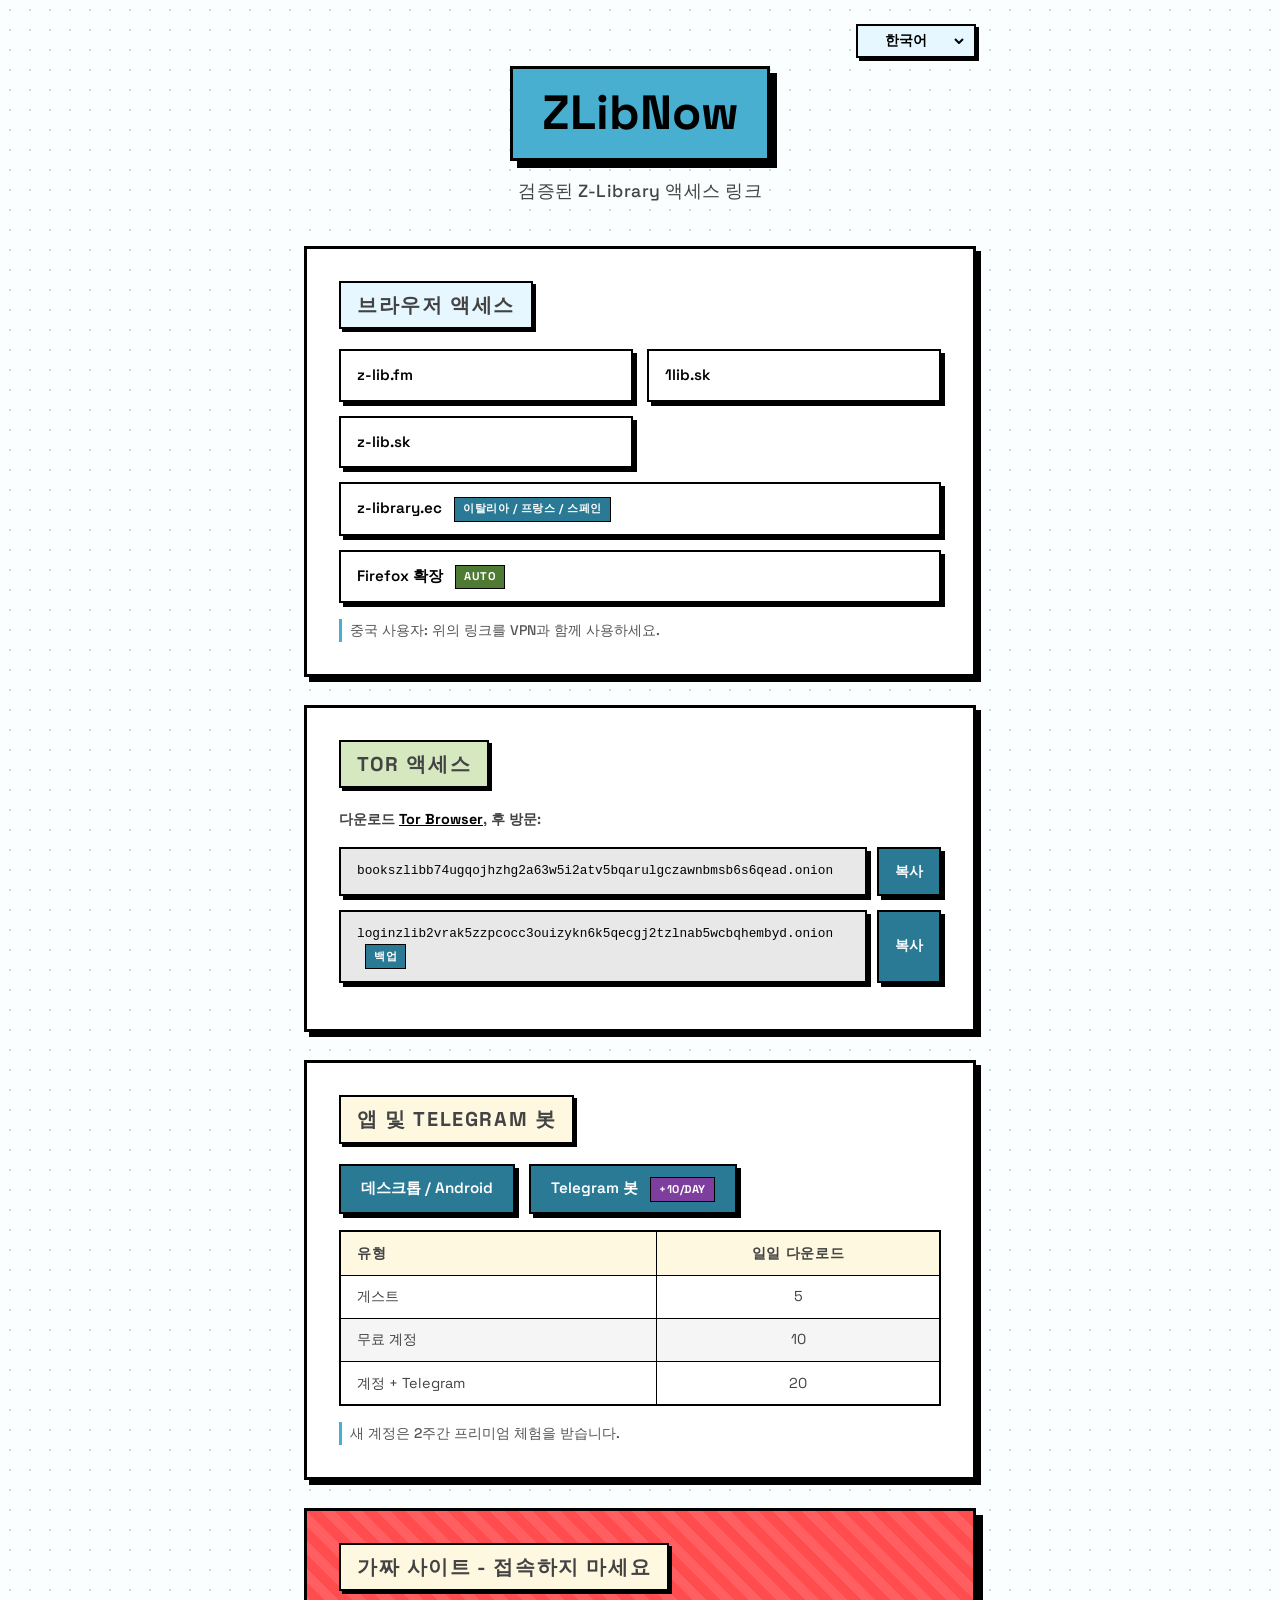
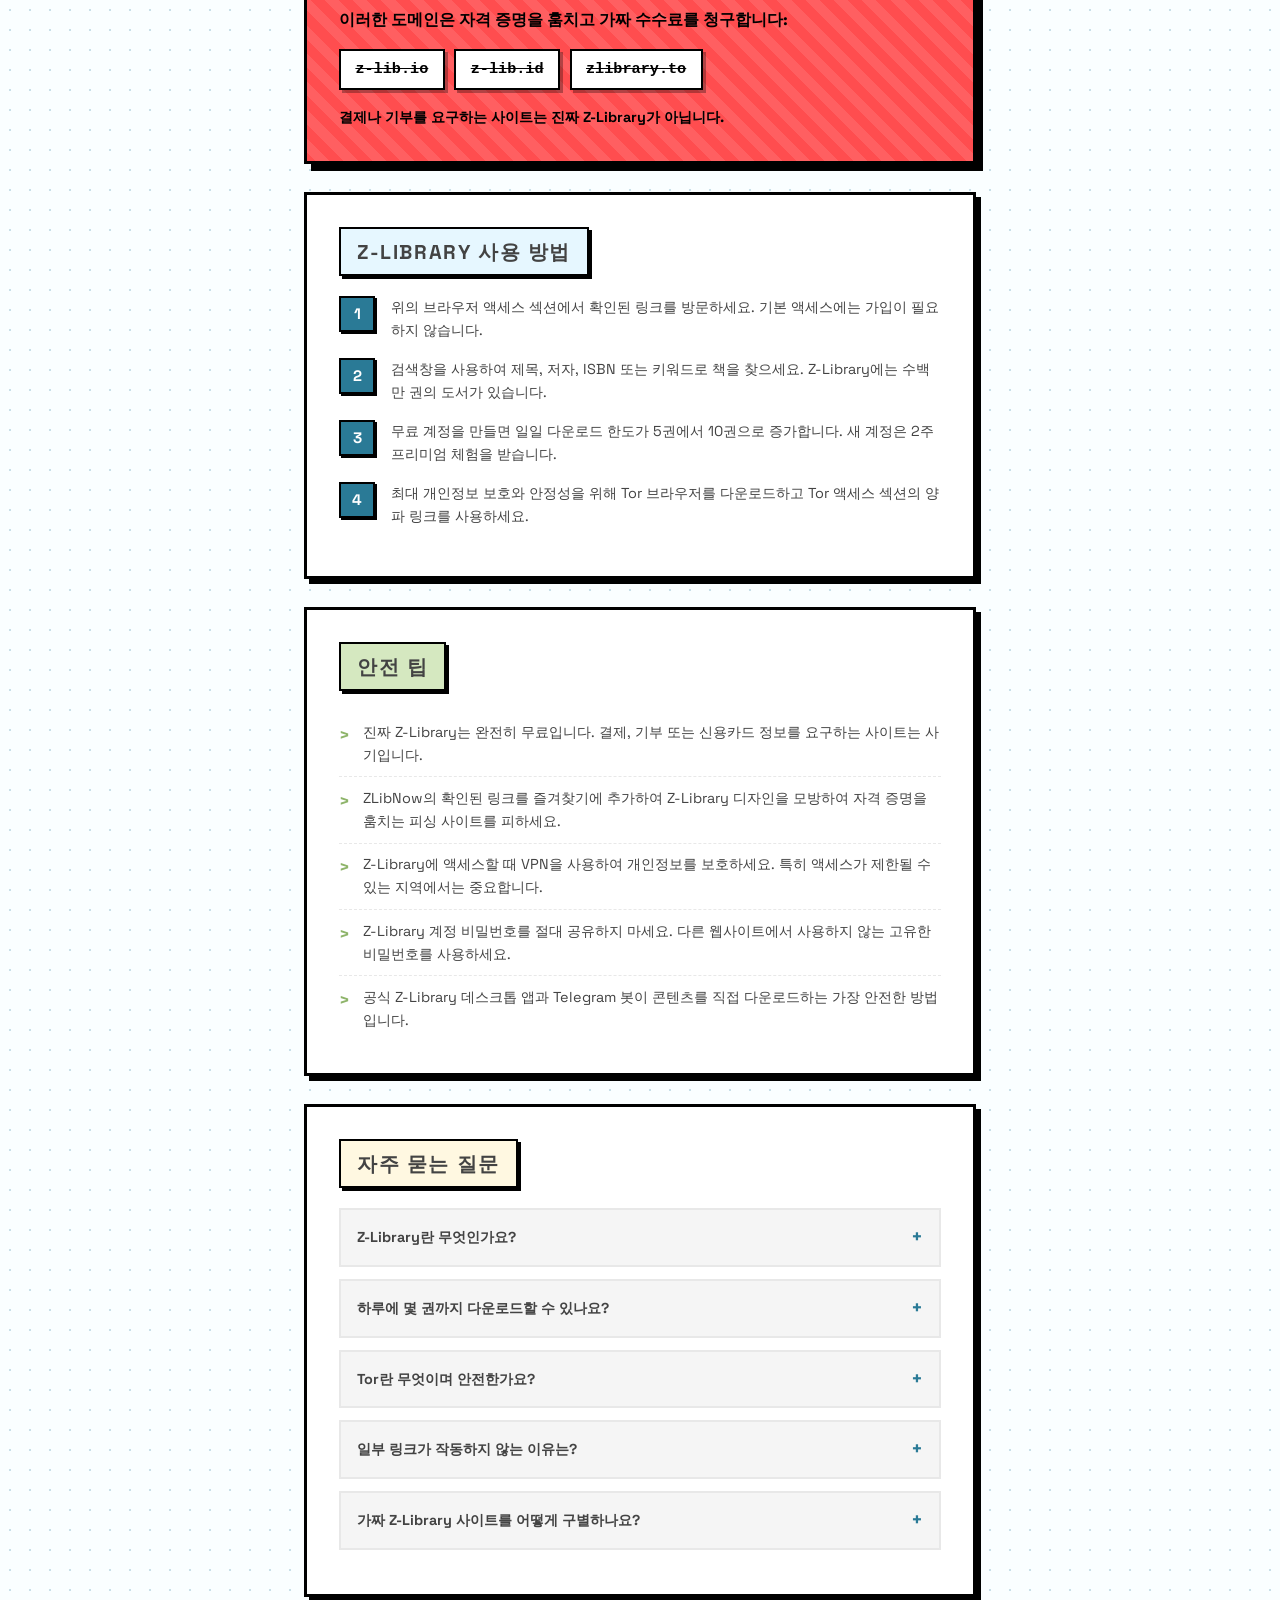
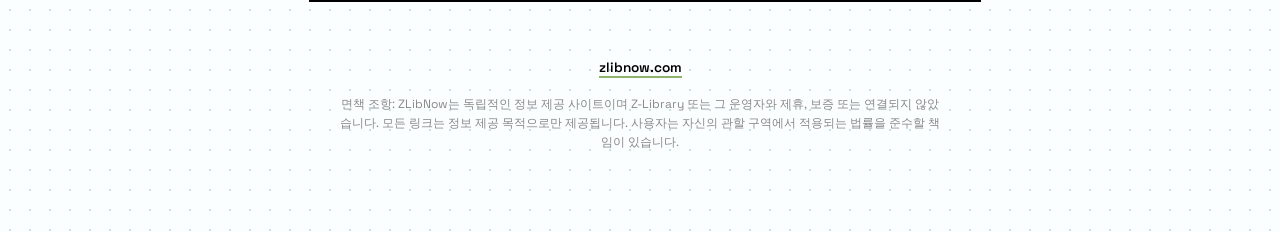
<file: ko/index.html>
<!DOCTYPE html>
<html lang="ko">
<head>
    <meta charset="UTF-8">
    <!-- Analytics slot (no-cookie only): paste your provider snippet here,
         then run `py tools/build_pages.py`. See README "Analytics". -->

    <meta name="viewport" content="width=device-width, initial-scale=1.0">
    <meta name="theme-color" content="#FAFEFF">
    <link rel="icon" href="/assets/favicon.svg" type="image/svg+xml">
    <link rel="icon" href="/assets/favicon.ico" sizes="32x32">
    <link rel="apple-touch-icon" href="/assets/apple-touch-icon.png">
    <title>Z-Library 검증된 링크 - 전자책 무료 다운로드 | 안전 확인</title>
    <meta name="description" content="검증된 Z-Library 링크로 안전하게 접속하세요. 수백만 권의 전자책, 교과서, 학술 논문을 무료로 다운로드. Tor 양파 링크도 제공합니다. 가짜 사이트를 피하고 계정을 안전하게 보호하세요.">
    <meta name="keywords" content="Z-Library, z-library, 전자책, 무료 다운로드, 논문, 교과서, 검증된 링크, 안전 다운로드, tor, 양파 링크, 도서관, 무료 도서">
    <meta name="robots" content="index, follow">
    <link rel="canonical" href="https://zlibnow.com/ko/">
    <!-- hreflang tags for international SEO -->
        <link rel="alternate" hreflang="en" href="https://zlibnow.com/">
    <link rel="alternate" hreflang="zh" href="https://zlibnow.com/zh/">
    <link rel="alternate" hreflang="es" href="https://zlibnow.com/es/">
    <link rel="alternate" hreflang="fr" href="https://zlibnow.com/fr/">
    <link rel="alternate" hreflang="de" href="https://zlibnow.com/de/">
    <link rel="alternate" hreflang="it" href="https://zlibnow.com/it/">
    <link rel="alternate" hreflang="ja" href="https://zlibnow.com/ja/">
    <link rel="alternate" hreflang="ko" href="https://zlibnow.com/ko/">
    <link rel="alternate" hreflang="ru" href="https://zlibnow.com/ru/">
    <link rel="alternate" hreflang="ar" href="https://zlibnow.com/ar/">
    <link rel="alternate" hreflang="x-default" href="https://zlibnow.com/">
    <!-- Open Graph tags -->
    <meta property="og:title" content="Z-Library 검증된 링크 - 전자책 무료 다운로드 | 안전 확인">
    <meta property="og:description" content="검증된 Z-Library 링크로 안전하게 접속하세요. 수백만 권의 전자책, 교과서, 학술 논문을 무료로 다운로드. Tor 양파 링크도 제공합니다. 가짜 사이트를 피하고 계정을 안전하게 보호하세요.">
    <meta property="og:url" content="https://zlibnow.com/ko/">
    <meta property="og:type" content="website">
    <meta property="og:site_name" content="ZLibNow">
    <meta property="og:locale" content="ko_KR">
    <!-- Twitter Card tags -->
    <meta name="twitter:card" content="summary_large_image">
    <meta name="twitter:title" content="Z-Library 검증된 링크 - 전자책 무료 다운로드 | 안전 확인">
    <meta name="twitter:description" content="검증된 Z-Library 링크로 안전하게 접속하세요. 수백만 권의 전자책, 교과서, 학술 논문을 무료로 다운로드. Tor 양파 링크도 제공합니다. 가짜 사이트를 피하고 계정을 안전하게 보호하세요.">
    <meta name="twitter:site" content="@zlibnow">
    <!-- JSON-LD Structured Data -->
    <script type="application/ld+json">
{
    "@context": "https://schema.org",
    "@type": "WebSite",
    "name": "ZLibNow",
    "url": "https://zlibnow.com/ko/",
    "description": "Verified links to access the real Z-Library. Avoid fake sites and phishing attempts.",
    "inLanguage": "ko"
}
    </script>
    <script type="application/ld+json">
{
    "@context": "https://schema.org",
    "@type": "FAQPage",
    "mainEntity": [
        {
            "@type": "Question",
            "name": "Z-Library란 무엇인가요?",
            "acceptedAnswer": {
                "@type": "Answer",
                "text": "Z-Library는 세계 최대 규모의 디지털 도서관 중 하나로, 여러 언어로 된 수백만 권의 도서, 교과서, 학술 논문, 기사에 무료로 접근할 수 있습니다. 전 세계 학생, 연구자, 독자에게 귀중한 자원입니다."
            }
        },
        {
            "@type": "Question",
            "name": "하루에 몇 권까지 다운로드할 수 있나요?",
            "acceptedAnswer": {
                "@type": "Answer",
                "text": "게스트 사용자는 하루 5권을 다운로드할 수 있습니다. 무료 계정을 만들면 일일 10권으로 증가합니다. Telegram 봇과 계정을 연동하면 하루 최대 20권까지 다운로드 가능합니다. 새 계정은 2주 프리미엄 체험도 받습니다."
            }
        },
        {
            "@type": "Question",
            "name": "Tor란 무엇이며 안전한가요?",
            "acceptedAnswer": {
                "@type": "Answer",
                "text": "Tor(The Onion Router)는 인터넷 트래픽을 전 세계 여러 서버를 통해 암호화하고 라우팅하여 개인정보를 보호하는 무료 오픈소스 브라우저입니다. 비영리 단체인 Tor Project에서 개발했으며 언론인, 활동가, 개인정보 보호에 관심 있는 사용자가 널리 사용합니다. 안전하게 사용할 수 있습니다."
            }
        },
        {
            "@type": "Question",
            "name": "일부 링크가 작동하지 않는 이유는?",
            "acceptedAnswer": {
                "@type": "Answer",
                "text": "Z-Library 도메인은 특정 지역에서 당국에 의해 차단되거나 압수될 수 있습니다. 링크가 작동하지 않으면 확인된 목록의 다른 링크를 시도하세요. 가장 안정적인 액세스를 위해서는 Tor 브라우저와 제공된 양파 링크를 사용하세요."
            }
        },
        {
            "@type": "Question",
            "name": "가짜 Z-Library 사이트를 어떻게 구별하나요?",
            "acceptedAnswer": {
                "@type": "Answer",
                "text": "가짜 Z-Library 사이트는 보통 결제, 기부 또는 신용카드 정보를 요구합니다. 진짜 Z-Library는 완전히 무료입니다. 과도한 팝업 광고, 불필요한 개인정보 요청, ZLibNow에 나열된 확인된 도메인과 일치하지 않는 URL도 경고 신호입니다."
            }
        }
    ]
}
    </script>
    <!-- OG Image -->
    <meta property="og:image" content="https://zlibnow.com/og-image.png">
    <meta property="og:image:width" content="1200">
    <meta property="og:image:height" content="630">
    <meta name="twitter:image" content="https://zlibnow.com/og-image.png">
    <link rel="stylesheet" href="../assets/style.css">
</head>
<body>
        <!-- WeChat Browser Overlay -->
    <div class="wechat-overlay" id="wechatOverlay" role="dialog" aria-modal="true" aria-labelledby="wechatTitle">
        <div class="wechat-card">
            <div class="arrow"></div>
            <h3 id="wechatTitle">브라우저에서 열어주세요</h3>
            <p>WeChat 내장 브라우저를 사용 중입니다. 일부 기능이 제한될 수 있습니다. 다음 단계를 따라주세요:</p>
            <ol class="steps">
                <li>오른쪽 상단의 "···" 버튼을 탭하세요</li>
                <li>"브라우저에서 열기"를 선택하세요</li>
            </ol>
            <button class="wechat-close" id="wechatClose">알겠습니다</button>
        </div>
    </div>

<div class="container">
        <main>
                <div class="lang-switcher">
            <select onchange="location.href=this.value" aria-label="Select language">
            <option value="/">English</option>
            <option value="/zh/">中文</option>
            <option value="/es/">Español</option>
            <option value="/fr/">Français</option>
            <option value="/de/">Deutsch</option>
            <option value="/it/">Italiano</option>
            <option value="/ja/">日本語</option>
            <option value="/ko/" selected>한국어</option>
            <option value="/ru/">Русский</option>
            <option value="/ar/">العربية</option>
            </select>
        </div>
        <header>
            <h1>ZLibNow</h1>
            <p>검증된 Z-Library 액세스 링크</p>
        </header>

        <!-- Browser Access -->
        <div class="section">
            <h2 class="section-title-blue">브라우저 액세스</h2>
            <div class="links">
                <a href="https://z-lib.fm/" target="_blank" rel="noopener noreferrer">z-lib.fm</a>
                <a href="https://1lib.sk/" target="_blank" rel="noopener noreferrer">1lib.sk</a>
                <a href="https://z-lib.sk/" target="_blank" rel="noopener noreferrer">z-lib.sk</a>
            </div>
            <div class="links full">
                <a href="https://z-library.ec/" target="_blank" rel="noopener noreferrer">z-library.ec <span class="tag tag-blue">이탈리아 / 프랑스 / 스페인</span></a>
                <a href="https://go-to-library.sk/#browser_extensions_tab" target="_blank" rel="noopener noreferrer">Firefox 확장 <span class="tag tag-green">Auto</span></a>
            </div>
            <p class="note">중국 사용자: 위의 링크를 VPN과 함께 사용하세요.</p>
        </div>

        <!-- Tor Access -->
        <div class="section">
            <h2 class="section-title-green">Tor 액세스</h2>
            <p class="tor-intro">
                다운로드 <a href="https://www.torproject.org/download/" style="color: #000; text-decoration: underline; font-weight: 700;" target="_blank" rel="noopener noreferrer">Tor Browser</a>, 후 방문:
            </p>
            <div class="tor-row"><a class="tor-link" href="http://bookszlibb74ugqojhzhg2a63w5i2atv5bqarulgczawnbmsb6s6qead.onion/" target="_blank" rel="noopener noreferrer">bookszlibb74ugqojhzhg2a63w5i2atv5bqarulgczawnbmsb6s6qead.onion</a><button type="button" class="copy-btn" data-copy="http://bookszlibb74ugqojhzhg2a63w5i2atv5bqarulgczawnbmsb6s6qead.onion/" data-copied="복사됨!">복사</button></div>
            <div class="tor-row"><a class="tor-link" href="http://loginzlib2vrak5zzpcocc3ouizykn6k5qecgj2tzlnab5wcbqhembyd.onion/" target="_blank" rel="noopener noreferrer">loginzlib2vrak5zzpcocc3ouizykn6k5qecgj2tzlnab5wcbqhembyd.onion <span class="tag tag-blue">백업</span></a><button type="button" class="copy-btn" data-copy="http://loginzlib2vrak5zzpcocc3ouizykn6k5qecgj2tzlnab5wcbqhembyd.onion/" data-copied="복사됨!">복사</button></div>
        </div>

        <!-- Apps & Telegram -->
        <div class="section">
            <h2 class="section-title-yellow">앱 및 Telegram 봇</h2>
            <div class="app-links">
                <a href="https://go-to-library.sk/" target="_blank" rel="noopener noreferrer">데스크톱 / Android</a>
                <a href="https://go-to-library.sk/#telegram_bot_tab" target="_blank" rel="noopener noreferrer">Telegram 봇 <span class="tag tag-purple">+10/day</span></a>
            </div>
            <div class="table-wrap">
            <table>
                <thead>
                    <tr>
                        <th>유형</th>
                        <th>일일 다운로드</th>
                    </tr>
                </thead>
                <tbody>
                    <tr>
                        <td>게스트</td>
                        <td>5</td>
                    </tr>
                    <tr>
                        <td>무료 계정</td>
                        <td>10</td>
                    </tr>
                    <tr>
                        <td>계정 + Telegram</td>
                        <td>20</td>
                    </tr>
                </tbody>
            </table>
            </div>
            <p class="note">새 계정은 2주간 프리미엄 체험을 받습니다.</p>
        </div>

        <!-- Warning -->
        <div class="warning">
            <h2>가짜 사이트 - 접속하지 마세요</h2>
            <p>이러한 도메인은 자격 증명을 훔치고 가짜 수수료를 청구합니다:</p>
            <div class="fake-list">
                <code>z-lib.io</code>
                <code>z-lib.id</code>
                <code>zlibrary.to</code>
            </div>
            <p class="warning-note">결제나 기부를 요구하는 사이트는 진짜 Z-Library가 아닙니다.</p>
        </div>

        <!-- How-To Guide -->
        <div class="section">
            <h2 class="section-title-blue">Z-Library 사용 방법</h2>
            <div class="howto-steps">
                <div class="howto-step">
                    <p>위의 브라우저 액세스 섹션에서 확인된 링크를 방문하세요. 기본 액세스에는 가입이 필요하지 않습니다.</p>
                </div>
                <div class="howto-step">
                    <p>검색창을 사용하여 제목, 저자, ISBN 또는 키워드로 책을 찾으세요. Z-Library에는 수백만 권의 도서가 있습니다.</p>
                </div>
                <div class="howto-step">
                    <p>무료 계정을 만들면 일일 다운로드 한도가 5권에서 10권으로 증가합니다. 새 계정은 2주 프리미엄 체험을 받습니다.</p>
                </div>
                <div class="howto-step">
                    <p>최대 개인정보 보호와 안정성을 위해 Tor 브라우저를 다운로드하고 Tor 액세스 섹션의 양파 링크를 사용하세요.</p>
                </div>
            </div>
        </div>

        <!-- Safety Tips -->
        <div class="section">
            <h2 class="section-title-green">안전 팁</h2>
            <ul class="safety-list">
                <li>진짜 Z-Library는 완전히 무료입니다. 결제, 기부 또는 신용카드 정보를 요구하는 사이트는 사기입니다.</li>
                <li>ZLibNow의 확인된 링크를 즐겨찾기에 추가하여 Z-Library 디자인을 모방하여 자격 증명을 훔치는 피싱 사이트를 피하세요.</li>
                <li>Z-Library에 액세스할 때 VPN을 사용하여 개인정보를 보호하세요. 특히 액세스가 제한될 수 있는 지역에서는 중요합니다.</li>
                <li>Z-Library 계정 비밀번호를 절대 공유하지 마세요. 다른 웹사이트에서 사용하지 않는 고유한 비밀번호를 사용하세요.</li>
                <li>공식 Z-Library 데스크톱 앱과 Telegram 봇이 콘텐츠를 직접 다운로드하는 가장 안전한 방법입니다.</li>
            </ul>
        </div>

        <!-- FAQ -->
        <div class="section">
            <h2 class="section-title-yellow">자주 묻는 질문</h2>
            <div class="faq-item">
                <div class="faq-question" role="button" tabindex="0" aria-expanded="false">Z-Library란 무엇인가요?</div>
                <div class="faq-answer" role="region">Z-Library는 세계 최대 규모의 디지털 도서관 중 하나로, 여러 언어로 된 수백만 권의 도서, 교과서, 학술 논문, 기사에 무료로 접근할 수 있습니다. 전 세계 학생, 연구자, 독자에게 귀중한 자원입니다.</div>
            </div>
            <div class="faq-item">
                <div class="faq-question" role="button" tabindex="0" aria-expanded="false">하루에 몇 권까지 다운로드할 수 있나요?</div>
                <div class="faq-answer" role="region">게스트 사용자는 하루 5권을 다운로드할 수 있습니다. 무료 계정을 만들면 일일 10권으로 증가합니다. Telegram 봇과 계정을 연동하면 하루 최대 20권까지 다운로드 가능합니다. 새 계정은 2주 프리미엄 체험도 받습니다.</div>
            </div>
            <div class="faq-item">
                <div class="faq-question" role="button" tabindex="0" aria-expanded="false">Tor란 무엇이며 안전한가요?</div>
                <div class="faq-answer" role="region">Tor(The Onion Router)는 인터넷 트래픽을 전 세계 여러 서버를 통해 암호화하고 라우팅하여 개인정보를 보호하는 무료 오픈소스 브라우저입니다. 비영리 단체인 Tor Project에서 개발했으며 언론인, 활동가, 개인정보 보호에 관심 있는 사용자가 널리 사용합니다. 안전하게 사용할 수 있습니다.</div>
            </div>
            <div class="faq-item">
                <div class="faq-question" role="button" tabindex="0" aria-expanded="false">일부 링크가 작동하지 않는 이유는?</div>
                <div class="faq-answer" role="region">Z-Library 도메인은 특정 지역에서 당국에 의해 차단되거나 압수될 수 있습니다. 링크가 작동하지 않으면 확인된 목록의 다른 링크를 시도하세요. 가장 안정적인 액세스를 위해서는 Tor 브라우저와 제공된 양파 링크를 사용하세요.</div>
            </div>
            <div class="faq-item">
                <div class="faq-question" role="button" tabindex="0" aria-expanded="false">가짜 Z-Library 사이트를 어떻게 구별하나요?</div>
                <div class="faq-answer" role="region">가짜 Z-Library 사이트는 보통 결제, 기부 또는 신용카드 정보를 요구합니다. 진짜 Z-Library는 완전히 무료입니다. 과도한 팝업 광고, 불필요한 개인정보 요청, ZLibNow에 나열된 확인된 도메인과 일치하지 않는 URL도 경고 신호입니다.</div>
            </div>
        </div>

        </main>
        <footer>
            <p><a href="https://zlibnow.com/" target="_blank" rel="noopener noreferrer">zlibnow.com</a></p>
            <p class="disclaimer">면책 조항: ZLibNow는 독립적인 정보 제공 사이트이며 Z-Library 또는 그 운영자와 제휴, 보증 또는 연결되지 않았습니다. 모든 링크는 정보 제공 목적으로만 제공됩니다. 사용자는 자신의 관할 구역에서 적용되는 법률을 준수할 책임이 있습니다.</p>
        </footer>
    </div>

    <script src="../assets/main.js"></script>

</body></html>
</file>
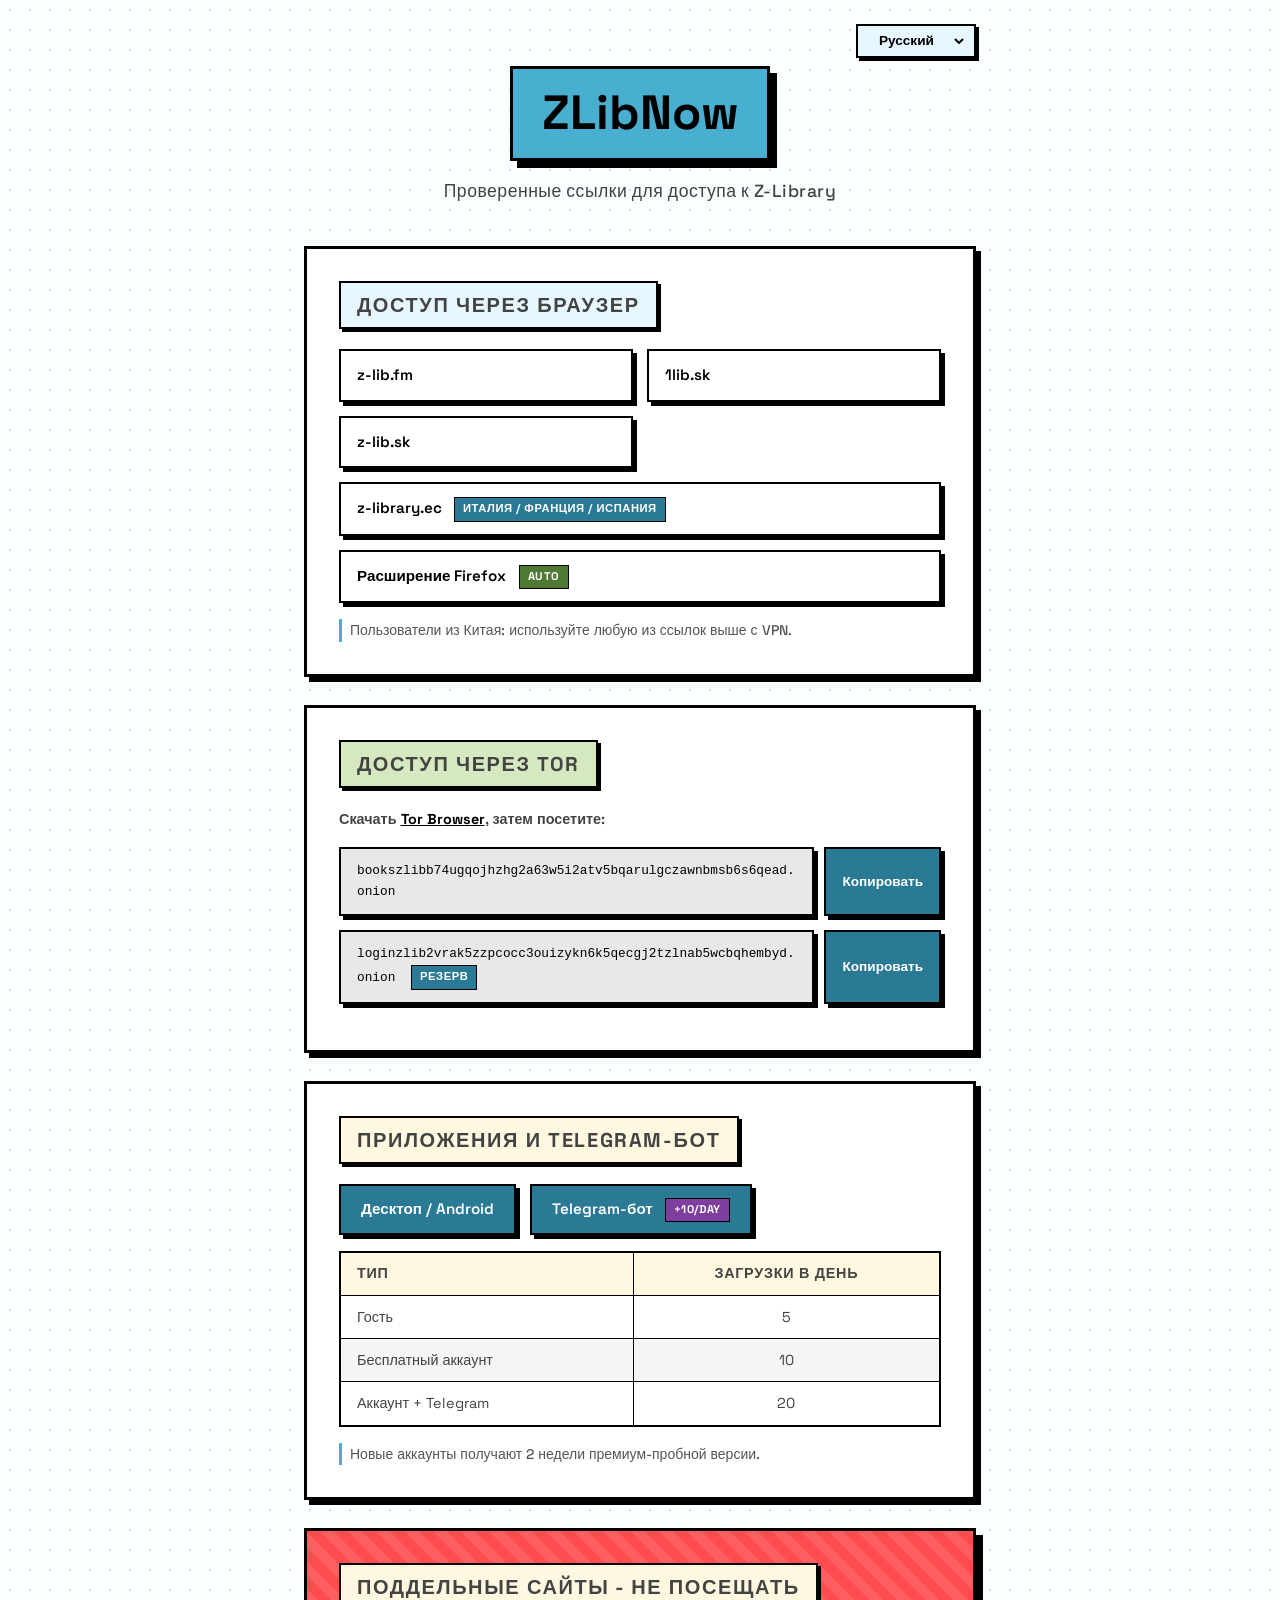
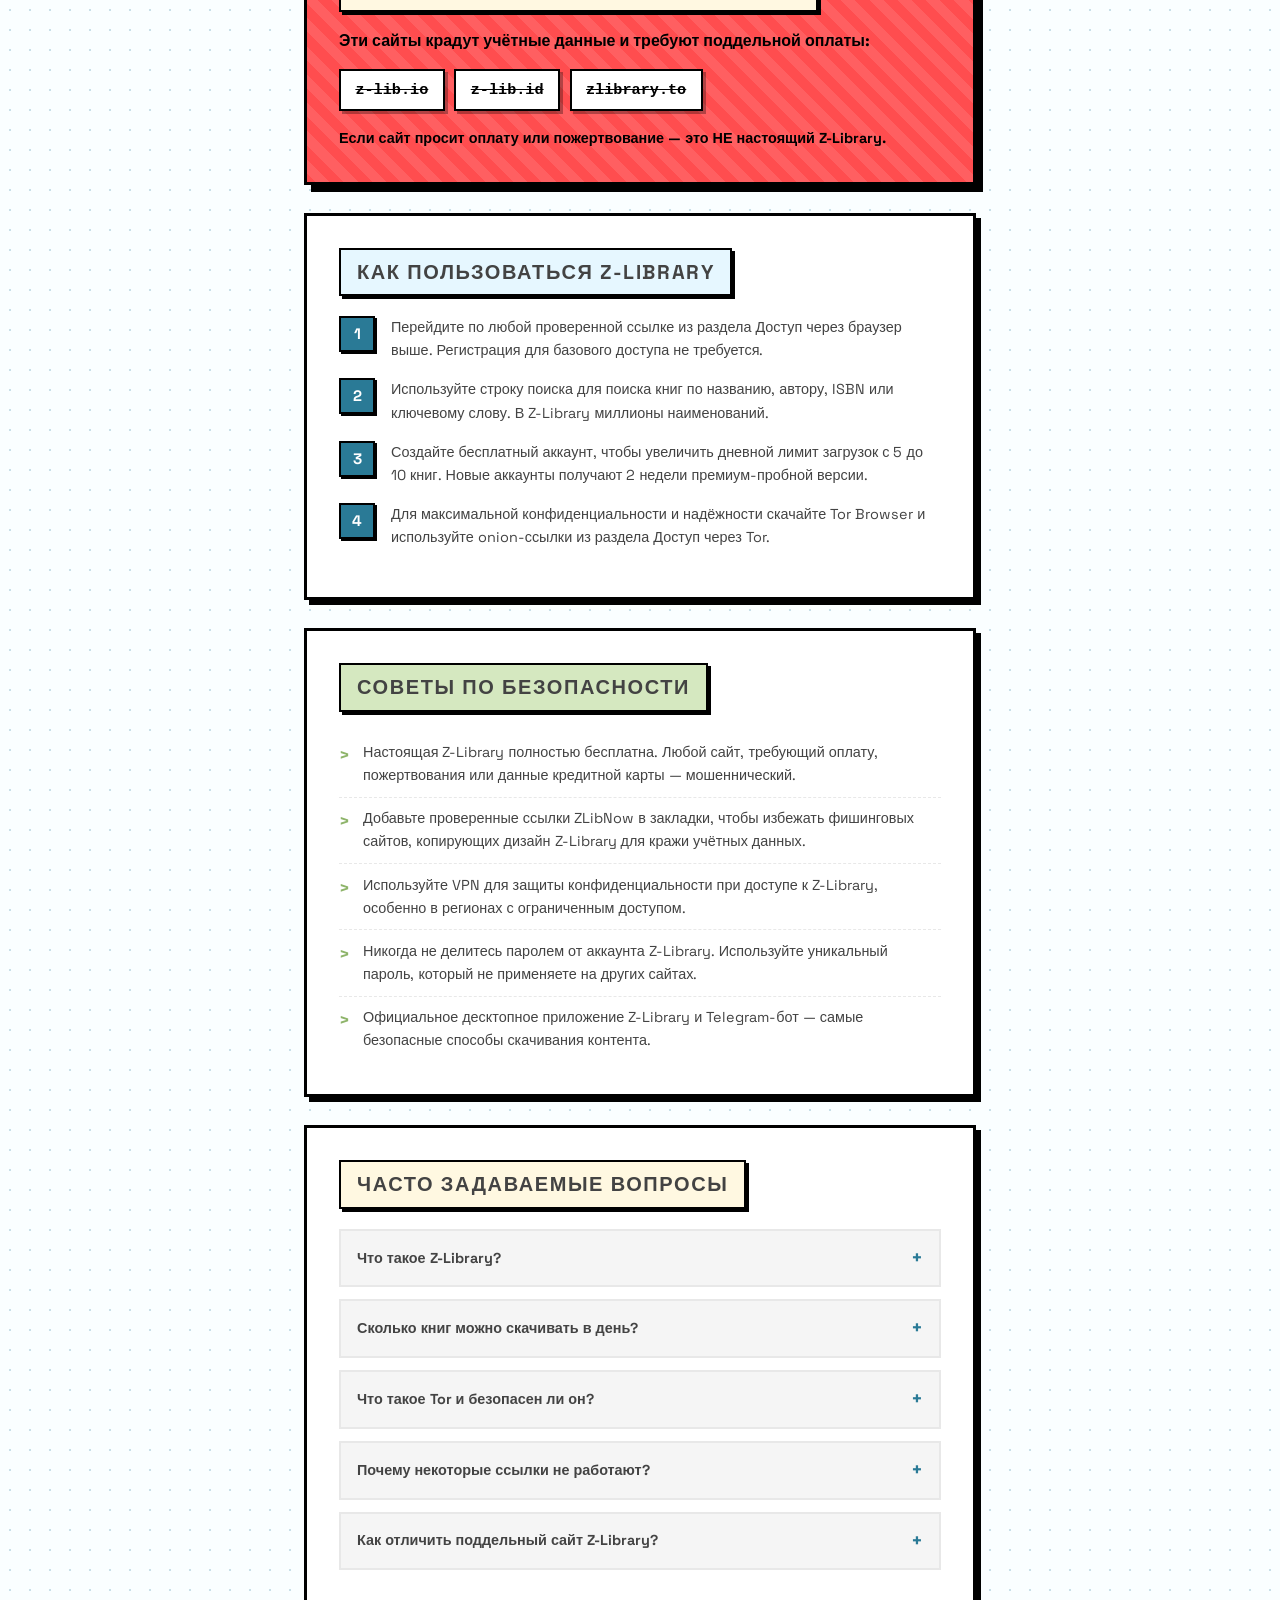
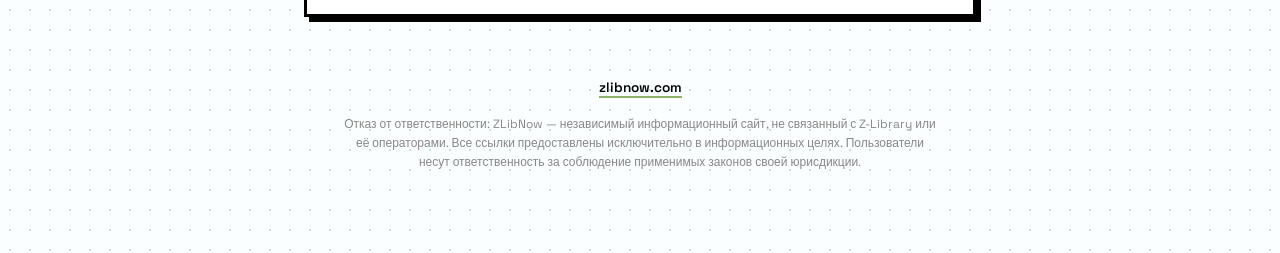
<file: ru/index.html>
<!DOCTYPE html>
<html lang="ru">
<head>
    <meta charset="UTF-8">
    <!-- Analytics slot (no-cookie only): paste your provider snippet here,
         then run `py tools/build_pages.py`. See README "Analytics". -->

    <meta name="viewport" content="width=device-width, initial-scale=1.0">
    <meta name="theme-color" content="#FAFEFF">
    <link rel="icon" href="/assets/favicon.svg" type="image/svg+xml">
    <link rel="icon" href="/assets/favicon.ico" sizes="32x32">
    <link rel="apple-touch-icon" href="/assets/apple-touch-icon.png">
    <title>ZLibNow - Проверенные ссылки Z-Library | Скачать книги бесплатно</title>
    <meta name="description" content="Безопасный доступ к Z-Library через проверенные ссылки. Скачивайте миллионы книг и статей бесплатно. Избегайте поддельных сайтов и мошенничества.">
    <meta name="keywords" content="Z-Library, z-library, скачать книги бесплатно, книги скачать, электронные книги, актуальные ссылки, PDF скачать, научные статьи, tor, проверенные ссылки, цифровая библиотека">
    <meta name="robots" content="index, follow">
    <link rel="canonical" href="https://zlibnow.com/ru/">
    <!-- hreflang tags for international SEO -->
        <link rel="alternate" hreflang="en" href="https://zlibnow.com/">
    <link rel="alternate" hreflang="zh" href="https://zlibnow.com/zh/">
    <link rel="alternate" hreflang="es" href="https://zlibnow.com/es/">
    <link rel="alternate" hreflang="fr" href="https://zlibnow.com/fr/">
    <link rel="alternate" hreflang="de" href="https://zlibnow.com/de/">
    <link rel="alternate" hreflang="it" href="https://zlibnow.com/it/">
    <link rel="alternate" hreflang="ja" href="https://zlibnow.com/ja/">
    <link rel="alternate" hreflang="ko" href="https://zlibnow.com/ko/">
    <link rel="alternate" hreflang="ru" href="https://zlibnow.com/ru/">
    <link rel="alternate" hreflang="ar" href="https://zlibnow.com/ar/">
    <link rel="alternate" hreflang="x-default" href="https://zlibnow.com/">
    <!-- Open Graph tags -->
    <meta property="og:title" content="ZLibNow - Проверенные ссылки Z-Library | Скачать книги бесплатно">
    <meta property="og:description" content="Безопасный доступ к Z-Library через проверенные ссылки. Скачивайте миллионы книг и статей бесплатно. Избегайте поддельных сайтов и мошенничества.">
    <meta property="og:url" content="https://zlibnow.com/ru/">
    <meta property="og:type" content="website">
    <meta property="og:site_name" content="ZLibNow">
    <meta property="og:locale" content="ru_RU">
    <!-- Twitter Card tags -->
    <meta name="twitter:card" content="summary_large_image">
    <meta name="twitter:title" content="ZLibNow - Проверенные ссылки Z-Library | Скачать книги бесплатно">
    <meta name="twitter:description" content="Безопасный доступ к Z-Library через проверенные ссылки. Скачивайте миллионы книг и статей бесплатно. Избегайте поддельных сайтов и мошенничества.">
    <meta name="twitter:site" content="@zlibnow">
    <!-- JSON-LD Structured Data -->
    <script type="application/ld+json">
{
    "@context": "https://schema.org",
    "@type": "WebSite",
    "name": "ZLibNow",
    "url": "https://zlibnow.com/ru/",
    "description": "Verified links to access the real Z-Library. Avoid fake sites and phishing attempts.",
    "inLanguage": "ru"
}
    </script>
    <script type="application/ld+json">
{
    "@context": "https://schema.org",
    "@type": "FAQPage",
    "mainEntity": [
        {
            "@type": "Question",
            "name": "Что такое Z-Library?",
            "acceptedAnswer": {
                "@type": "Answer",
                "text": "Z-Library — одна из крупнейших цифровых библиотек мира, предоставляющая бесплатный доступ к миллионам книг, учебников, научных статей и публикаций на нескольких языках. Это ценный ресурс для студентов, исследователей и читателей по всему миру."
            }
        },
        {
            "@type": "Question",
            "name": "Сколько книг можно скачивать в день?",
            "acceptedAnswer": {
                "@type": "Answer",
                "text": "Гости могут скачивать 5 книг в день. Создание бесплатного аккаунта увеличивает лимит до 10 загрузок ежедневно. Привязка аккаунта к Telegram-боту позволяет скачивать до 20 книг в день. Новые аккаунты также получают 2 недели премиум-пробной версии."
            }
        },
        {
            "@type": "Question",
            "name": "Что такое Tor и безопасен ли он?",
            "acceptedAnswer": {
                "@type": "Answer",
                "text": "Tor (The Onion Router) — бесплатный браузер с открытым исходным кодом, защищающий вашу конфиденциальность путём шифрования и маршрутизации интернет-трафика через несколько серверов по всему миру. Разрабатывается некоммерческой организацией Tor Project и безопасен в использовании."
            }
        },
        {
            "@type": "Question",
            "name": "Почему некоторые ссылки не работают?",
            "acceptedAnswer": {
                "@type": "Answer",
                "text": "Домены Z-Library могут периодически блокироваться или изыматься властями в определённых регионах. Если ссылка не работает, попробуйте другую из нашего проверенного списка. Для наиболее надёжного доступа используйте Tor Browser с предоставленными onion-ссылками."
            }
        },
        {
            "@type": "Question",
            "name": "Как отличить поддельный сайт Z-Library?",
            "acceptedAnswer": {
                "@type": "Answer",
                "text": "Поддельные сайты Z-Library обычно требуют оплату, пожертвования или данные кредитной карты. Настоящая Z-Library полностью бесплатна. Другие тревожные признаки: избыточная всплывающая реклама, запросы ненужной личной информации и URL, не соответствующие проверенным доменам на ZLibNow."
            }
        }
    ]
}
    </script>
    <!-- OG Image -->
    <meta property="og:image" content="https://zlibnow.com/og-image.png">
    <meta property="og:image:width" content="1200">
    <meta property="og:image:height" content="630">
    <meta name="twitter:image" content="https://zlibnow.com/og-image.png">
    <link rel="stylesheet" href="../assets/style.css">
</head>
<body>
        <!-- WeChat Browser Overlay -->
    <div class="wechat-overlay" id="wechatOverlay" role="dialog" aria-modal="true" aria-labelledby="wechatTitle">
        <div class="wechat-card">
            <div class="arrow"></div>
            <h3 id="wechatTitle">Пожалуйста, откройте в браузере</h3>
            <p>Вы используете встроенный браузер WeChat. Некоторые функции могут быть ограничены. Пожалуйста, выполните следующие действия:</p>
            <ol class="steps">
                <li>Нажмите кнопку "···" в правом верхнем углу</li>
                <li>Выберите "Открыть в браузере"</li>
            </ol>
            <button class="wechat-close" id="wechatClose">Понятно</button>
        </div>
    </div>

<div class="container">
        <main>
                <div class="lang-switcher">
            <select onchange="location.href=this.value" aria-label="Select language">
            <option value="/">English</option>
            <option value="/zh/">中文</option>
            <option value="/es/">Español</option>
            <option value="/fr/">Français</option>
            <option value="/de/">Deutsch</option>
            <option value="/it/">Italiano</option>
            <option value="/ja/">日本語</option>
            <option value="/ko/">한국어</option>
            <option value="/ru/" selected>Русский</option>
            <option value="/ar/">العربية</option>
            </select>
        </div>
        <header>
            <h1>ZLibNow</h1>
            <p>Проверенные ссылки для доступа к Z-Library</p>
        </header>

        <!-- Browser Access -->
        <div class="section">
            <h2 class="section-title-blue">Доступ через браузер</h2>
            <div class="links">
                <a href="https://z-lib.fm/" target="_blank" rel="noopener noreferrer">z-lib.fm</a>
                <a href="https://1lib.sk/" target="_blank" rel="noopener noreferrer">1lib.sk</a>
                <a href="https://z-lib.sk/" target="_blank" rel="noopener noreferrer">z-lib.sk</a>
            </div>
            <div class="links full">
                <a href="https://z-library.ec/" target="_blank" rel="noopener noreferrer">z-library.ec <span class="tag tag-blue">Италия / Франция / Испания</span></a>
                <a href="https://go-to-library.sk/#browser_extensions_tab" target="_blank" rel="noopener noreferrer">Расширение Firefox <span class="tag tag-green">Auto</span></a>
            </div>
            <p class="note">Пользователи из Китая: используйте любую из ссылок выше с VPN.</p>
        </div>

        <!-- Tor Access -->
        <div class="section">
            <h2 class="section-title-green">Доступ через Tor</h2>
            <p class="tor-intro">
                Скачать <a href="https://www.torproject.org/download/" style="color: #000; text-decoration: underline; font-weight: 700;" target="_blank" rel="noopener noreferrer">Tor Browser</a>, затем посетите:
            </p>
            <div class="tor-row"><a class="tor-link" href="http://bookszlibb74ugqojhzhg2a63w5i2atv5bqarulgczawnbmsb6s6qead.onion/" target="_blank" rel="noopener noreferrer">bookszlibb74ugqojhzhg2a63w5i2atv5bqarulgczawnbmsb6s6qead.onion</a><button type="button" class="copy-btn" data-copy="http://bookszlibb74ugqojhzhg2a63w5i2atv5bqarulgczawnbmsb6s6qead.onion/" data-copied="Скопировано!">Копировать</button></div>
            <div class="tor-row"><a class="tor-link" href="http://loginzlib2vrak5zzpcocc3ouizykn6k5qecgj2tzlnab5wcbqhembyd.onion/" target="_blank" rel="noopener noreferrer">loginzlib2vrak5zzpcocc3ouizykn6k5qecgj2tzlnab5wcbqhembyd.onion <span class="tag tag-blue">Резерв</span></a><button type="button" class="copy-btn" data-copy="http://loginzlib2vrak5zzpcocc3ouizykn6k5qecgj2tzlnab5wcbqhembyd.onion/" data-copied="Скопировано!">Копировать</button></div>
        </div>

        <!-- Apps & Telegram -->
        <div class="section">
            <h2 class="section-title-yellow">Приложения и Telegram-бот</h2>
            <div class="app-links">
                <a href="https://go-to-library.sk/" target="_blank" rel="noopener noreferrer">Десктоп / Android</a>
                <a href="https://go-to-library.sk/#telegram_bot_tab" target="_blank" rel="noopener noreferrer">Telegram-бот <span class="tag tag-purple">+10/day</span></a>
            </div>
            <div class="table-wrap">
            <table>
                <thead>
                    <tr>
                        <th>Тип</th>
                        <th>Загрузки в день</th>
                    </tr>
                </thead>
                <tbody>
                    <tr>
                        <td>Гость</td>
                        <td>5</td>
                    </tr>
                    <tr>
                        <td>Бесплатный аккаунт</td>
                        <td>10</td>
                    </tr>
                    <tr>
                        <td>Аккаунт + Telegram</td>
                        <td>20</td>
                    </tr>
                </tbody>
            </table>
            </div>
            <p class="note">Новые аккаунты получают 2 недели премиум-пробной версии.</p>
        </div>

        <!-- Warning -->
        <div class="warning">
            <h2>Поддельные сайты - НЕ посещать</h2>
            <p>Эти сайты крадут учётные данные и требуют поддельной оплаты:</p>
            <div class="fake-list">
                <code>z-lib.io</code>
                <code>z-lib.id</code>
                <code>zlibrary.to</code>
            </div>
            <p class="warning-note">Если сайт просит оплату или пожертвование — это НЕ настоящий Z-Library.</p>
        </div>

        <!-- How-To Guide -->
        <div class="section">
            <h2 class="section-title-blue">Как пользоваться Z-Library</h2>
            <div class="howto-steps">
                <div class="howto-step">
                    <p>Перейдите по любой проверенной ссылке из раздела Доступ через браузер выше. Регистрация для базового доступа не требуется.</p>
                </div>
                <div class="howto-step">
                    <p>Используйте строку поиска для поиска книг по названию, автору, ISBN или ключевому слову. В Z-Library миллионы наименований.</p>
                </div>
                <div class="howto-step">
                    <p>Создайте бесплатный аккаунт, чтобы увеличить дневной лимит загрузок с 5 до 10 книг. Новые аккаунты получают 2 недели премиум-пробной версии.</p>
                </div>
                <div class="howto-step">
                    <p>Для максимальной конфиденциальности и надёжности скачайте Tor Browser и используйте onion-ссылки из раздела Доступ через Tor.</p>
                </div>
            </div>
        </div>

        <!-- Safety Tips -->
        <div class="section">
            <h2 class="section-title-green">Советы по безопасности</h2>
            <ul class="safety-list">
                <li>Настоящая Z-Library полностью бесплатна. Любой сайт, требующий оплату, пожертвования или данные кредитной карты — мошеннический.</li>
                <li>Добавьте проверенные ссылки ZLibNow в закладки, чтобы избежать фишинговых сайтов, копирующих дизайн Z-Library для кражи учётных данных.</li>
                <li>Используйте VPN для защиты конфиденциальности при доступе к Z-Library, особенно в регионах с ограниченным доступом.</li>
                <li>Никогда не делитесь паролем от аккаунта Z-Library. Используйте уникальный пароль, который не применяете на других сайтах.</li>
                <li>Официальное десктопное приложение Z-Library и Telegram-бот — самые безопасные способы скачивания контента.</li>
            </ul>
        </div>

        <!-- FAQ -->
        <div class="section">
            <h2 class="section-title-yellow">Часто задаваемые вопросы</h2>
            <div class="faq-item">
                <div class="faq-question" role="button" tabindex="0" aria-expanded="false">Что такое Z-Library?</div>
                <div class="faq-answer" role="region">Z-Library — одна из крупнейших цифровых библиотек мира, предоставляющая бесплатный доступ к миллионам книг, учебников, научных статей и публикаций на нескольких языках. Это ценный ресурс для студентов, исследователей и читателей по всему миру.</div>
            </div>
            <div class="faq-item">
                <div class="faq-question" role="button" tabindex="0" aria-expanded="false">Сколько книг можно скачивать в день?</div>
                <div class="faq-answer" role="region">Гости могут скачивать 5 книг в день. Создание бесплатного аккаунта увеличивает лимит до 10 загрузок ежедневно. Привязка аккаунта к Telegram-боту позволяет скачивать до 20 книг в день. Новые аккаунты также получают 2 недели премиум-пробной версии.</div>
            </div>
            <div class="faq-item">
                <div class="faq-question" role="button" tabindex="0" aria-expanded="false">Что такое Tor и безопасен ли он?</div>
                <div class="faq-answer" role="region">Tor (The Onion Router) — бесплатный браузер с открытым исходным кодом, защищающий вашу конфиденциальность путём шифрования и маршрутизации интернет-трафика через несколько серверов по всему миру. Разрабатывается некоммерческой организацией Tor Project и безопасен в использовании.</div>
            </div>
            <div class="faq-item">
                <div class="faq-question" role="button" tabindex="0" aria-expanded="false">Почему некоторые ссылки не работают?</div>
                <div class="faq-answer" role="region">Домены Z-Library могут периодически блокироваться или изыматься властями в определённых регионах. Если ссылка не работает, попробуйте другую из нашего проверенного списка. Для наиболее надёжного доступа используйте Tor Browser с предоставленными onion-ссылками.</div>
            </div>
            <div class="faq-item">
                <div class="faq-question" role="button" tabindex="0" aria-expanded="false">Как отличить поддельный сайт Z-Library?</div>
                <div class="faq-answer" role="region">Поддельные сайты Z-Library обычно требуют оплату, пожертвования или данные кредитной карты. Настоящая Z-Library полностью бесплатна. Другие тревожные признаки: избыточная всплывающая реклама, запросы ненужной личной информации и URL, не соответствующие проверенным доменам на ZLibNow.</div>
            </div>
        </div>

        </main>
        <footer>
            <p><a href="https://zlibnow.com/" target="_blank" rel="noopener noreferrer">zlibnow.com</a></p>
            <p class="disclaimer">Отказ от ответственности: ZLibNow — независимый информационный сайт, не связанный с Z-Library или её операторами. Все ссылки предоставлены исключительно в информационных целях. Пользователи несут ответственность за соблюдение применимых законов своей юрисдикции.</p>
        </footer>
    </div>

    <script src="../assets/main.js"></script>

</body></html>
</file>
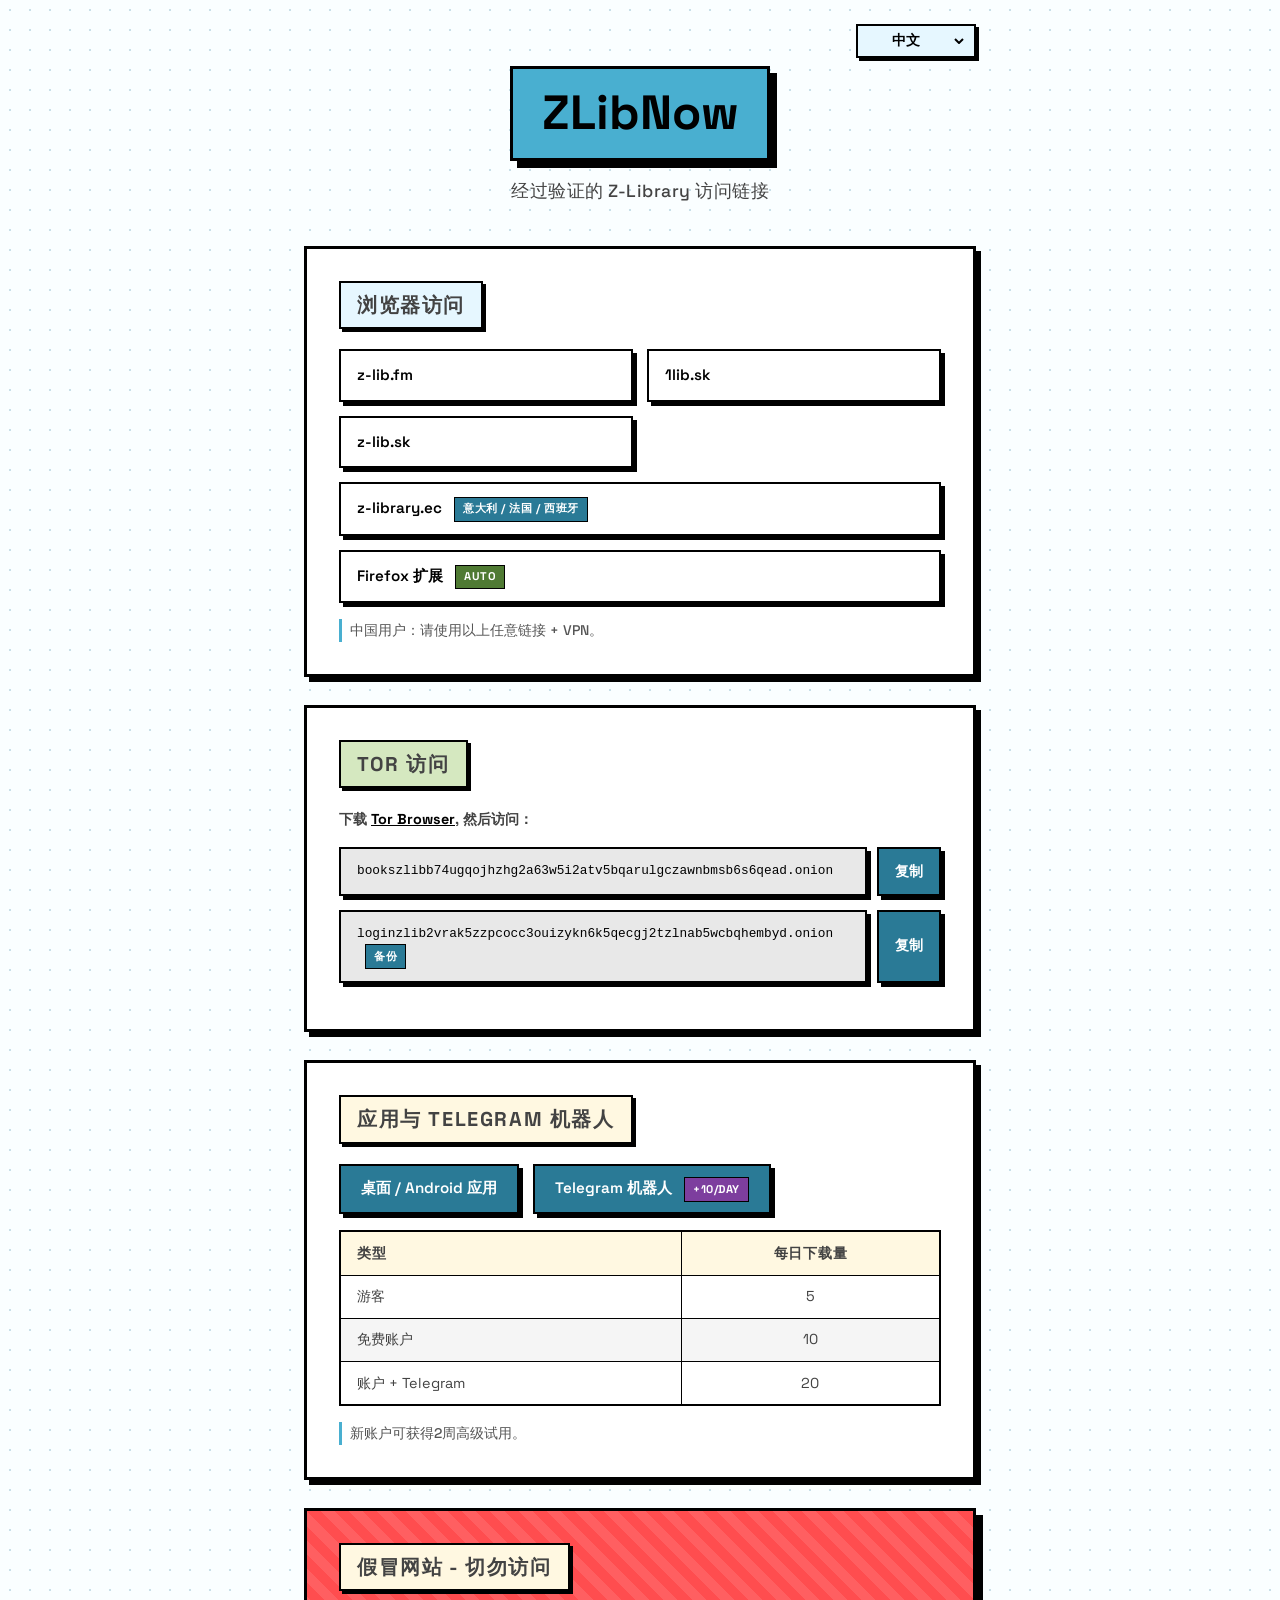
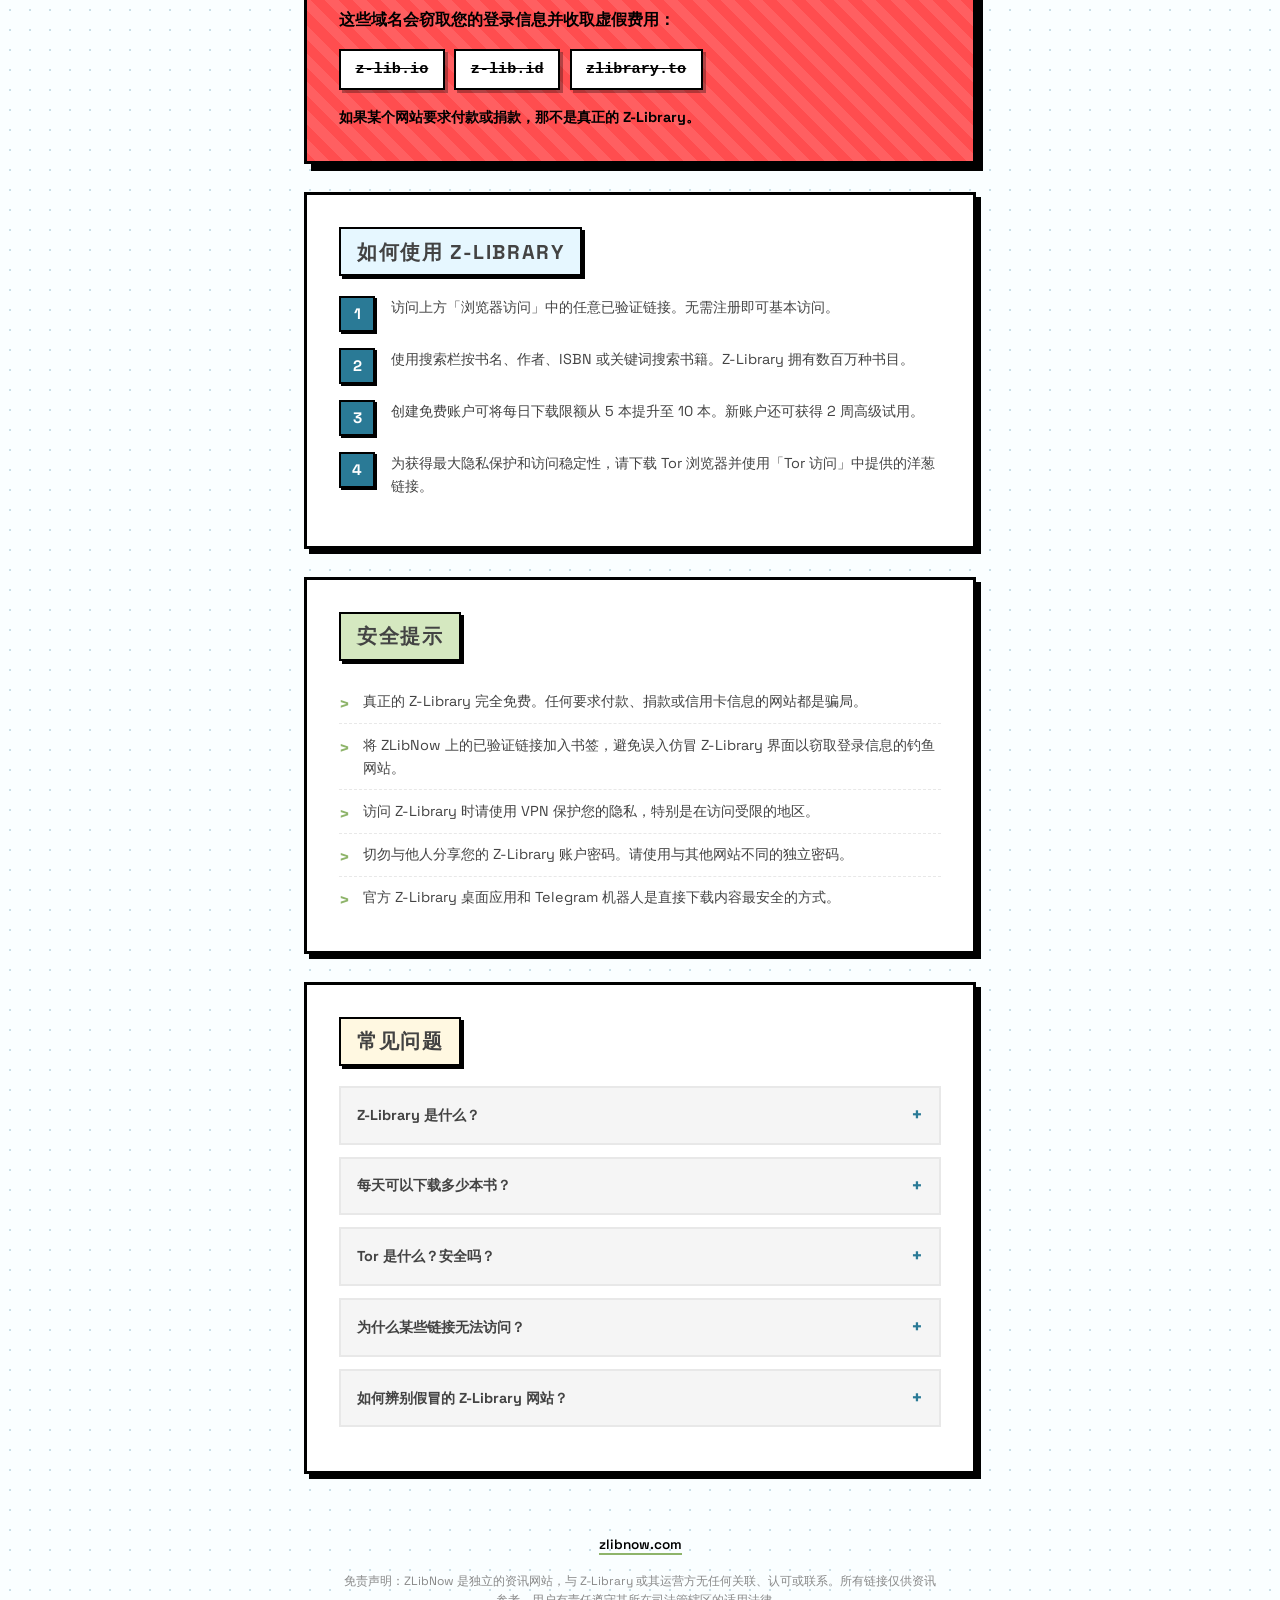
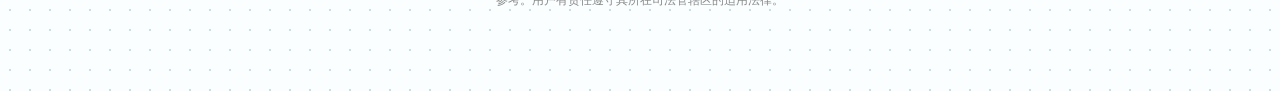
<file: zh/index.html>
<!DOCTYPE html>
<html lang="zh-CN">
<head>
    <meta charset="UTF-8">
    <!-- Analytics slot (no-cookie only): paste your provider snippet here,
         then run `py tools/build_pages.py`. See README "Analytics". -->

    <meta name="viewport" content="width=device-width, initial-scale=1.0">
    <meta name="theme-color" content="#FAFEFF">
    <link rel="icon" href="/assets/favicon.svg" type="image/svg+xml">
    <link rel="icon" href="/assets/favicon.ico" sizes="32x32">
    <link rel="apple-touch-icon" href="/assets/apple-touch-icon.png">
    <title>Z-Library入口链接 - 免费电子书下载 | 安全验证</title>
    <meta name="description" content="Z-Library入口链接，经过安全验证。免费下载数百万本电子书、教材、学术论文和期刊。提供Tor洋葱链接，避免假冒网站，保护您的账号和隐私安全。">
    <meta name="keywords" content="Z-Library, z-library, 免费电子书, 电子书下载, 教材下载, 入口链接, 安全下载, tor, 洋葱链接, 图书馆, 免费书籍, 论文下载">
    <meta name="robots" content="index, follow">
    <link rel="canonical" href="https://zlibnow.com/zh/">
    <!-- hreflang tags for international SEO -->
        <link rel="alternate" hreflang="en" href="https://zlibnow.com/">
    <link rel="alternate" hreflang="zh" href="https://zlibnow.com/zh/">
    <link rel="alternate" hreflang="es" href="https://zlibnow.com/es/">
    <link rel="alternate" hreflang="fr" href="https://zlibnow.com/fr/">
    <link rel="alternate" hreflang="de" href="https://zlibnow.com/de/">
    <link rel="alternate" hreflang="it" href="https://zlibnow.com/it/">
    <link rel="alternate" hreflang="ja" href="https://zlibnow.com/ja/">
    <link rel="alternate" hreflang="ko" href="https://zlibnow.com/ko/">
    <link rel="alternate" hreflang="ru" href="https://zlibnow.com/ru/">
    <link rel="alternate" hreflang="ar" href="https://zlibnow.com/ar/">
    <link rel="alternate" hreflang="x-default" href="https://zlibnow.com/">
    <!-- Open Graph tags -->
    <meta property="og:title" content="Z-Library入口链接 - 免费电子书下载 | 安全验证">
    <meta property="og:description" content="Z-Library入口链接，经过安全验证。免费下载数百万本电子书、教材、学术论文和期刊。提供Tor洋葱链接，避免假冒网站，保护您的账号和隐私安全。">
    <meta property="og:url" content="https://zlibnow.com/zh/">
    <meta property="og:type" content="website">
    <meta property="og:site_name" content="ZLibNow">
    <meta property="og:locale" content="zh_CN">
    <!-- Twitter Card tags -->
    <meta name="twitter:card" content="summary_large_image">
    <meta name="twitter:title" content="Z-Library入口链接 - 免费电子书下载 | 安全验证">
    <meta name="twitter:description" content="Z-Library入口链接，经过安全验证。免费下载数百万本电子书、教材、学术论文和期刊。提供Tor洋葱链接，避免假冒网站，保护您的账号和隐私安全。">
    <meta name="twitter:site" content="@zlibnow">
    <!-- JSON-LD Structured Data -->
    <script type="application/ld+json">
{
    "@context": "https://schema.org",
    "@type": "WebSite",
    "name": "ZLibNow",
    "url": "https://zlibnow.com/zh/",
    "description": "Verified links to access the real Z-Library. Avoid fake sites and phishing attempts.",
    "inLanguage": "zh"
}
    </script>
    <script type="application/ld+json">
{
    "@context": "https://schema.org",
    "@type": "FAQPage",
    "mainEntity": [
        {
            "@type": "Question",
            "name": "Z-Library 是什么？",
            "acceptedAnswer": {
                "@type": "Answer",
                "text": "Z-Library 是全球最大的数字图书馆之一，免费提供数百万种多语言书籍、教材、学术论文和期刊。它是全球学生、研究人员和读者的宝贵资源。"
            }
        },
        {
            "@type": "Question",
            "name": "每天可以下载多少本书？",
            "acceptedAnswer": {
                "@type": "Answer",
                "text": "游客每天可下载 5 本书。创建免费账户后限额提升至每天 10 本。通过 Telegram 机器人关联账户后，每天可下载 20 本书。新账户还可获得 2 周高级试用，享受更高限额。"
            }
        },
        {
            "@type": "Question",
            "name": "Tor 是什么？安全吗？",
            "acceptedAnswer": {
                "@type": "Answer",
                "text": "Tor（洋葱路由）是一款免费开源浏览器，通过全球多个服务器加密和路由您的网络流量来保护隐私。它由非营利组织 Tor Project 开发，被记者、活动人士和注重隐私的用户广泛使用，是安全的。"
            }
        },
        {
            "@type": "Question",
            "name": "为什么某些链接无法访问？",
            "acceptedAnswer": {
                "@type": "Answer",
                "text": "Z-Library 域名在某些地区可能偶尔被封锁或查封。如果某个链接无法使用，请尝试我们验证列表中的其他链接。如需最稳定的访问方式，请使用 Tor 浏览器和提供的洋葱链接。我们会定期更新链接以确保可访问性。"
            }
        },
        {
            "@type": "Question",
            "name": "如何辨别假冒的 Z-Library 网站？",
            "acceptedAnswer": {
                "@type": "Answer",
                "text": "假冒 Z-Library 网站通常要求付款、捐款或输入信用卡信息。真正的 Z-Library 完全免费。其他警示信号包括过多弹窗广告、要求不必要的个人信息，以及与 ZLibNow 上列出的已验证域名不符的网址。输入任何凭据前，请务必通过 ZLibNow 验证链接。"
            }
        }
    ]
}
    </script>
    <!-- OG Image -->
    <meta property="og:image" content="https://zlibnow.com/og-image.png">
    <meta property="og:image:width" content="1200">
    <meta property="og:image:height" content="630">
    <meta name="twitter:image" content="https://zlibnow.com/og-image.png">
    <link rel="stylesheet" href="../assets/style.css">
</head>
<body>
        <!-- WeChat Browser Overlay -->
    <div class="wechat-overlay" id="wechatOverlay" role="dialog" aria-modal="true" aria-labelledby="wechatTitle">
        <div class="wechat-card">
            <div class="arrow"></div>
            <h3 id="wechatTitle">请在浏览器中打开</h3>
            <p>当前为微信内置浏览器，部分功能可能受限。请按以下步骤操作：</p>
            <ol class="steps">
                <li>点击右上角 「···」 按钮</li>
                <li>选择 「在浏览器中打开」</li>
            </ol>
            <button class="wechat-close" id="wechatClose">我知道了</button>
        </div>
    </div>

<div class="container">
        <main>
                <div class="lang-switcher">
            <select onchange="location.href=this.value" aria-label="Select language">
            <option value="/">English</option>
            <option value="/zh/" selected>中文</option>
            <option value="/es/">Español</option>
            <option value="/fr/">Français</option>
            <option value="/de/">Deutsch</option>
            <option value="/it/">Italiano</option>
            <option value="/ja/">日本語</option>
            <option value="/ko/">한국어</option>
            <option value="/ru/">Русский</option>
            <option value="/ar/">العربية</option>
            </select>
        </div>
        <header>
            <h1>ZLibNow</h1>
            <p>经过验证的 Z-Library 访问链接</p>
        </header>

        <!-- Browser Access -->
        <div class="section">
            <h2 class="section-title-blue">浏览器访问</h2>
            <div class="links">
                <a href="https://z-lib.fm/" target="_blank" rel="noopener noreferrer">z-lib.fm</a>
                <a href="https://1lib.sk/" target="_blank" rel="noopener noreferrer">1lib.sk</a>
                <a href="https://z-lib.sk/" target="_blank" rel="noopener noreferrer">z-lib.sk</a>
            </div>
            <div class="links full">
                <a href="https://z-library.ec/" target="_blank" rel="noopener noreferrer">z-library.ec <span class="tag tag-blue">意大利 / 法国 / 西班牙</span></a>
                <a href="https://go-to-library.sk/#browser_extensions_tab" target="_blank" rel="noopener noreferrer">Firefox 扩展 <span class="tag tag-green">Auto</span></a>
            </div>
            <p class="note">中国用户：请使用以上任意链接 + VPN。</p>
        </div>

        <!-- Tor Access -->
        <div class="section">
            <h2 class="section-title-green">Tor 访问</h2>
            <p class="tor-intro">
                下载 <a href="https://www.torproject.org/download/" style="color: #000; text-decoration: underline; font-weight: 700;" target="_blank" rel="noopener noreferrer">Tor Browser</a>, 然后访问：
            </p>
            <div class="tor-row"><a class="tor-link" href="http://bookszlibb74ugqojhzhg2a63w5i2atv5bqarulgczawnbmsb6s6qead.onion/" target="_blank" rel="noopener noreferrer">bookszlibb74ugqojhzhg2a63w5i2atv5bqarulgczawnbmsb6s6qead.onion</a><button type="button" class="copy-btn" data-copy="http://bookszlibb74ugqojhzhg2a63w5i2atv5bqarulgczawnbmsb6s6qead.onion/" data-copied="已复制">复制</button></div>
            <div class="tor-row"><a class="tor-link" href="http://loginzlib2vrak5zzpcocc3ouizykn6k5qecgj2tzlnab5wcbqhembyd.onion/" target="_blank" rel="noopener noreferrer">loginzlib2vrak5zzpcocc3ouizykn6k5qecgj2tzlnab5wcbqhembyd.onion <span class="tag tag-blue">备份</span></a><button type="button" class="copy-btn" data-copy="http://loginzlib2vrak5zzpcocc3ouizykn6k5qecgj2tzlnab5wcbqhembyd.onion/" data-copied="已复制">复制</button></div>
        </div>

        <!-- Apps & Telegram -->
        <div class="section">
            <h2 class="section-title-yellow">应用与 Telegram 机器人</h2>
            <div class="app-links">
                <a href="https://go-to-library.sk/" target="_blank" rel="noopener noreferrer">桌面 / Android 应用</a>
                <a href="https://go-to-library.sk/#telegram_bot_tab" target="_blank" rel="noopener noreferrer">Telegram 机器人 <span class="tag tag-purple">+10/day</span></a>
            </div>
            <div class="table-wrap">
            <table>
                <thead>
                    <tr>
                        <th>类型</th>
                        <th>每日下载量</th>
                    </tr>
                </thead>
                <tbody>
                    <tr>
                        <td>游客</td>
                        <td>5</td>
                    </tr>
                    <tr>
                        <td>免费账户</td>
                        <td>10</td>
                    </tr>
                    <tr>
                        <td>账户 + Telegram</td>
                        <td>20</td>
                    </tr>
                </tbody>
            </table>
            </div>
            <p class="note">新账户可获得2周高级试用。</p>
        </div>

        <!-- Warning -->
        <div class="warning">
            <h2>假冒网站 - 切勿访问</h2>
            <p>这些域名会窃取您的登录信息并收取虚假费用：</p>
            <div class="fake-list">
                <code>z-lib.io</code>
                <code>z-lib.id</code>
                <code>zlibrary.to</code>
            </div>
            <p class="warning-note">如果某个网站要求付款或捐款，那不是真正的 Z-Library。</p>
        </div>

        <!-- How-To Guide -->
        <div class="section">
            <h2 class="section-title-blue">如何使用 Z-Library</h2>
            <div class="howto-steps">
                <div class="howto-step">
                    <p>访问上方「浏览器访问」中的任意已验证链接。无需注册即可基本访问。</p>
                </div>
                <div class="howto-step">
                    <p>使用搜索栏按书名、作者、ISBN 或关键词搜索书籍。Z-Library 拥有数百万种书目。</p>
                </div>
                <div class="howto-step">
                    <p>创建免费账户可将每日下载限额从 5 本提升至 10 本。新账户还可获得 2 周高级试用。</p>
                </div>
                <div class="howto-step">
                    <p>为获得最大隐私保护和访问稳定性，请下载 Tor 浏览器并使用「Tor 访问」中提供的洋葱链接。</p>
                </div>
            </div>
        </div>

        <!-- Safety Tips -->
        <div class="section">
            <h2 class="section-title-green">安全提示</h2>
            <ul class="safety-list">
                <li>真正的 Z-Library 完全免费。任何要求付款、捐款或信用卡信息的网站都是骗局。</li>
                <li>将 ZLibNow 上的已验证链接加入书签，避免误入仿冒 Z-Library 界面以窃取登录信息的钓鱼网站。</li>
                <li>访问 Z-Library 时请使用 VPN 保护您的隐私，特别是在访问受限的地区。</li>
                <li>切勿与他人分享您的 Z-Library 账户密码。请使用与其他网站不同的独立密码。</li>
                <li>官方 Z-Library 桌面应用和 Telegram 机器人是直接下载内容最安全的方式。</li>
            </ul>
        </div>

        <!-- FAQ -->
        <div class="section">
            <h2 class="section-title-yellow">常见问题</h2>
            <div class="faq-item">
                <div class="faq-question" role="button" tabindex="0" aria-expanded="false">Z-Library 是什么？</div>
                <div class="faq-answer" role="region">Z-Library 是全球最大的数字图书馆之一，免费提供数百万种多语言书籍、教材、学术论文和期刊。它是全球学生、研究人员和读者的宝贵资源。</div>
            </div>
            <div class="faq-item">
                <div class="faq-question" role="button" tabindex="0" aria-expanded="false">每天可以下载多少本书？</div>
                <div class="faq-answer" role="region">游客每天可下载 5 本书。创建免费账户后限额提升至每天 10 本。通过 Telegram 机器人关联账户后，每天可下载 20 本书。新账户还可获得 2 周高级试用，享受更高限额。</div>
            </div>
            <div class="faq-item">
                <div class="faq-question" role="button" tabindex="0" aria-expanded="false">Tor 是什么？安全吗？</div>
                <div class="faq-answer" role="region">Tor（洋葱路由）是一款免费开源浏览器，通过全球多个服务器加密和路由您的网络流量来保护隐私。它由非营利组织 Tor Project 开发，被记者、活动人士和注重隐私的用户广泛使用，是安全的。</div>
            </div>
            <div class="faq-item">
                <div class="faq-question" role="button" tabindex="0" aria-expanded="false">为什么某些链接无法访问？</div>
                <div class="faq-answer" role="region">Z-Library 域名在某些地区可能偶尔被封锁或查封。如果某个链接无法使用，请尝试我们验证列表中的其他链接。如需最稳定的访问方式，请使用 Tor 浏览器和提供的洋葱链接。我们会定期更新链接以确保可访问性。</div>
            </div>
            <div class="faq-item">
                <div class="faq-question" role="button" tabindex="0" aria-expanded="false">如何辨别假冒的 Z-Library 网站？</div>
                <div class="faq-answer" role="region">假冒 Z-Library 网站通常要求付款、捐款或输入信用卡信息。真正的 Z-Library 完全免费。其他警示信号包括过多弹窗广告、要求不必要的个人信息，以及与 ZLibNow 上列出的已验证域名不符的网址。输入任何凭据前，请务必通过 ZLibNow 验证链接。</div>
            </div>
        </div>

        </main>
        <footer>
            <p><a href="https://zlibnow.com/" target="_blank" rel="noopener noreferrer">zlibnow.com</a></p>
            <p class="disclaimer">免责声明：ZLibNow 是独立的资讯网站，与 Z-Library 或其运营方无任何关联、认可或联系。所有链接仅供资讯参考。用户有责任遵守其所在司法管辖区的适用法律。</p>
        </footer>
    </div>

    <script src="../assets/main.js"></script>

</body></html>
</file>
<file: assets/style.css>
/* Self-hosted Space Grotesk (variable, wght 300-700) — no third-party request,
           works behind the GFW, and pages without latin text never download it. */
        @font-face {
            font-family: 'Space Grotesk';
            font-style: normal;
            font-weight: 300 700;
            font-display: swap;
            src: url('fonts/space-grotesk-latin-ext.woff2') format('woff2');
            unicode-range: U+0100-02BA, U+02BD-02C5, U+02C7-02CC, U+02CE-02D7, U+02DD-02FF, U+0304, U+0308, U+0329, U+1D00-1DBF, U+1E00-1E9F, U+1EF2-1EFF, U+2020, U+20A0-20AB, U+20AD-20C0, U+2113, U+2C60-2C7F, U+A720-A7FF;
        }
        @font-face {
            font-family: 'Space Grotesk';
            font-style: normal;
            font-weight: 300 700;
            font-display: swap;
            src: url('fonts/space-grotesk-latin.woff2') format('woff2');
            unicode-range: U+0000-00FF, U+0131, U+0152-0153, U+02BB-02BC, U+02C6, U+02DA, U+02DC, U+0304, U+0308, U+0329, U+2000-206F, U+20AC, U+2122, U+2191, U+2193, U+2212, U+2215, U+FEFF, U+FFFD;
        }

        :root {
            --shadow-light: 5px 5px 0 #000;
            --shadow-medium: 7px 7px 0 #000;
            --shadow-heavy: 9px 9px 0 #000;
            --shadow-hover: 3px 3px 0 #000;
            --border: 3px solid #000;
            --bg-cream: #FAFEFF;
            --bg-white: #FFFFFF;
            --blue: #49AFD0;
            --blue-deep: #2A7A96; /* AA-safe with white text (4.86:1) */
            --blue-light: #E6F7FF;
            --green: #8EB46A;
            --green-deep: #4F7A33; /* AA-safe with white text (5.0:1) */
            --green-light: #D5E8C0;
            --yellow: #FAAD14;
            --yellow-light: #FFF8E1;
            --red: #FF4D4F;
            --gray-light: #F5F5F5;
            --gray-medium: #E8E8E8;
        }

        * { margin: 0; padding: 0; box-sizing: border-box; }

        body {
            font-family: 'Space Grotesk', -apple-system, BlinkMacSystemFont, 'Segoe UI', sans-serif;
            background: var(--bg-cream);
            background-image:
                radial-gradient(circle, #c8dfe8 1px, transparent 1px);
            background-size: 20px 20px;
            color: #434343;
            line-height: 1.6;
            min-height: 100vh;
            padding-bottom: 2rem;
        }

        /* Language Switcher - inline with header */
        .lang-switcher {
            display: flex;
            justify-content: flex-end;
            margin-bottom: 0.5rem;
        }

        .lang-switcher select {
            padding: 0.4rem 2rem 0.4rem 0.8rem;
            min-width: 120px;
            text-align: center;
            text-align-last: center;
            font-family: 'Space Grotesk', sans-serif;
            font-size: 0.85rem;
            font-weight: 600;
            background: var(--blue-light);
            background-image: url("data:image/svg+xml;charset=utf-8,%3Csvg xmlns='http://www.w3.org/2000/svg' width='10' height='6'%3E%3Cpath d='M1 1l4 4 4-4' stroke='%23000' stroke-width='2' fill='none'/%3E%3C/svg%3E");
            background-repeat: no-repeat;
            background-position: right 0.6rem center;
            border: 2px solid #000;
            box-shadow: 3px 3px 0 #000;
            cursor: pointer;
            transition: background-color 0.2s ease;
            border-radius: 0;
            appearance: none;
            -webkit-appearance: none;
            -moz-appearance: none;
        }

        [dir="rtl"] .lang-switcher select {
            padding: 0.4rem 0.8rem 0.4rem 2rem;
            background-position: left 0.6rem center;
        }

        .lang-switcher select:hover {
            background-color: #d0efff;
        }

        .lang-switcher select:focus,
        .lang-switcher select:active {
            outline: none;
            box-shadow: 3px 3px 0 #000;
        }

        /* Container */
        .container {
            max-width: 720px;
            margin: 0 auto;
            padding: 1.5rem 1.5rem 2rem;
        }

        /* Header */
        header {
            text-align: center;
            margin-bottom: 2.5rem;
        }

        header h1 {
            font-size: 3rem;
            font-weight: 700;
            color: #000;
            display: inline-block;
            background: var(--blue);
            padding: 0.4rem 1.8rem;
            border: var(--border);
            box-shadow: var(--shadow-medium);
            margin-bottom: 1rem;
            transition: transform 0.3s ease, box-shadow 0.3s ease;
            transform-style: preserve-3d;
        }

        header h1:hover {
            transform: translateY(-3px) rotate(-1deg);
            box-shadow: var(--shadow-heavy);
        }

        header p {
            color: #434343;
            font-size: 1.1rem;
            font-weight: 500;
            letter-spacing: 0.5px;
        }

        /* Section Cards */
        .section {
            background: var(--bg-white);
            border: var(--border);
            box-shadow: var(--shadow-light);
            padding: 2rem;
            margin-bottom: 1.75rem;
            transition: transform 0.3s ease, box-shadow 0.3s ease;
            transform-style: preserve-3d;
        }

        .section:hover {
            transform: translateY(-2px) rotate(0.5deg);
            box-shadow: var(--shadow-medium);
        }

        .section h2 {
            font-size: 1.25rem;
            font-weight: 700;
            text-transform: uppercase;
            letter-spacing: 0.08em;
            margin-bottom: 1.25rem;
            padding: 0.4rem 1rem;
            display: inline-block;
            border: 2px solid #000;
            box-shadow: 3px 3px 0 #000;
        }

        .section-title-blue { background: var(--blue-light); color: #434343; }
        .section-title-green { background: var(--green-light); color: #434343; }
        .section-title-yellow { background: var(--yellow-light); color: #434343; }

        /* Links Grid */
        .links {
            display: grid;
            grid-template-columns: repeat(2, 1fr);
            gap: 0.875rem;
        }

        .links a {
            display: block;
            padding: 0.75rem 1rem;
            background: var(--bg-white);
            border: 2px solid #000;
            box-shadow: 4px 4px 0 #000;
            text-decoration: none;
            color: #000;
            font-weight: 600;
            font-size: 0.95rem;
            transition: transform 0.2s cubic-bezier(0.4, 0, 0.2, 1), box-shadow 0.2s cubic-bezier(0.4, 0, 0.2, 1), background-color 0.2s cubic-bezier(0.4, 0, 0.2, 1);
            transform-style: preserve-3d;
            position: relative;
            overflow: hidden;
        }

        .links a::before {
            content: '';
            position: absolute;
            top: 0;
            left: -100%;
            width: 100%;
            height: 100%;
            background: linear-gradient(90deg, transparent, rgba(73, 175, 208, 0.15), transparent);
            transition: left 0.4s ease;
        }

        .links a:hover::before {
            left: 100%;
        }

        .links a:hover {
            transform: translate(3px, 3px) rotate(-1deg);
            box-shadow: var(--shadow-hover);
            background: var(--blue-light);
        }

        .links.full { grid-template-columns: 1fr; }
        .links + .links { margin-top: 0.875rem; }

        /* Tags */
        .tag {
            display: inline-block;
            font-size: 0.7rem;
            padding: 0.15rem 0.5rem;
            border: 1.5px solid #000;
            margin-left: 0.5rem;
            font-weight: 700;
            vertical-align: middle;
            text-transform: uppercase;
            letter-spacing: 0.05em;
        }

        .tag-blue { background: var(--blue-deep); color: #fff; }
        .tag-green { background: var(--green-deep); color: #fff; }
        .tag-purple { background: #7D3E9E; color: #fff; }
        .tag-red { background: #D93025; color: #fff; }

        /* Tor Links */
        .tor-link {
            display: block;
            padding: 0.75rem 1rem;
            background: var(--gray-medium);
            border: 2px solid #000;
            box-shadow: 4px 4px 0 #000;
            font-family: 'Courier New', 'Courier', monospace;
            font-size: 0.8rem;
            color: #000;
            text-decoration: none;
            word-break: break-all;
            margin-bottom: 0.875rem;
            transition: background 0.2s ease;
            transform-style: preserve-3d;
        }

        .tor-link:hover {
            transform: translate(3px, 3px);
            box-shadow: var(--shadow-hover);
            background: var(--gray-medium);
        }

        .tor-link .tag {
            font-family: 'Space Grotesk', sans-serif;
        }

        /* Tor link row: link + copy button */
        .tor-row {
            display: flex;
            gap: 0.625rem;
            align-items: stretch;
            margin-bottom: 0.875rem;
        }

        .tor-row .tor-link {
            flex: 1;
            margin-bottom: 0;
        }

        .copy-btn {
            flex-shrink: 0;
            padding: 0.75rem 1rem;
            background: var(--blue-deep);
            border: 2px solid #000;
            box-shadow: 4px 4px 0 #000;
            color: #fff;
            font-family: 'Space Grotesk', sans-serif;
            font-size: 0.85rem;
            font-weight: 700;
            cursor: pointer;
            transition: transform 0.2s ease, box-shadow 0.2s ease;
            white-space: nowrap;
        }

        .copy-btn:hover {
            transform: translate(2px, 2px);
            box-shadow: 2px 2px 0 #000;
        }

        .copy-btn.copied {
            background: var(--green-deep);
        }

        .copy-btn:focus-visible {
            outline: 3px solid var(--blue-deep);
            outline-offset: 2px;
        }

        /* App Links */
        .app-links {
            display: flex;
            gap: 0.875rem;
            flex-wrap: wrap;
        }

        .app-links a {
            padding: 0.65rem 1.25rem;
            background: var(--blue-deep);
            border: 2px solid #000;
            box-shadow: 4px 4px 0 #000;
            text-decoration: none;
            color: #fff;
            font-weight: 600;
            font-size: 0.95rem;
            transition: transform 0.2s cubic-bezier(0.4, 0, 0.2, 1), box-shadow 0.2s cubic-bezier(0.4, 0, 0.2, 1), background-color 0.2s cubic-bezier(0.4, 0, 0.2, 1);
            transform-style: preserve-3d;
        }

        .app-links a:hover {
            transform: translate(3px, 3px) rotate(-1deg);
            box-shadow: var(--shadow-hover);
            background: #1F5F76;
        }

        /* Table */
        table {
            width: 100%;
            border-collapse: collapse;
            margin-top: 1rem;
            border: 2px solid #000;
            box-shadow: 2px 2px 0 #000;
        }

        th, td {
            text-align: left;
            padding: 0.6rem 1rem;
            border: 1px solid #000;
            font-size: 0.9rem;
        }

        th {
            font-weight: 700;
            background: var(--yellow-light);
            text-transform: uppercase;
            letter-spacing: 0.05em;
            color: #434343;
        }

        tr:nth-child(even) td {
            background: var(--gray-light);
        }

        tr:hover td {
            background: #e8f8ff;
        }

        th:nth-child(2),
        td:nth-child(2) {
            text-align: center;
        }

        /* Note */
        .note {
            font-size: 0.875rem;
            color: #555;
            margin-top: 1rem;
            font-weight: 500;
            padding-left: 0.5rem;
            border-left: 3px solid var(--blue);
        }

        /* Warning Section */
        .warning {
            background: var(--red);
            border: var(--border);
            box-shadow: var(--shadow-medium);
            padding: 2rem;
            margin-bottom: 1.75rem;
            position: relative;
            overflow: hidden;
        }

        .warning::before {
            content: '';
            position: absolute;
            top: -50%;
            left: -50%;
            width: 200%;
            height: 200%;
            background: repeating-linear-gradient(
                45deg,
                transparent,
                transparent 10px,
                rgba(255, 255, 255, 0.1) 10px,
                rgba(255, 255, 255, 0.1) 20px
            );
            pointer-events: none;
        }

        .warning h2 {
            color: #434343;
            font-size: 1.25rem;
            font-weight: 700;
            text-transform: uppercase;
            letter-spacing: 0.08em;
            margin-bottom: 1rem;
            background: var(--yellow-light);
            padding: 0.4rem 1rem;
            display: inline-block;
            border: 2px solid #000;
            box-shadow: 3px 3px 0 #000;
            position: relative;
            z-index: 1;
        }

        .warning p {
            color: #000;
            font-weight: 700;
            position: relative;
            z-index: 1;
        }

        .fake-list {
            display: flex;
            flex-wrap: wrap;
            gap: 0.6rem;
            margin: 1rem 0;
            position: relative;
            z-index: 1;
        }

        .fake-list code {
            background: #fff;
            padding: 0.4rem 0.9rem;
            border: 2px solid #000;
            text-decoration: line-through;
            color: #000;
            font-size: 0.95rem;
            font-weight: 700;
            box-shadow: 3px 3px 0 rgba(0, 0, 0, 0.3);
            transition: transform 0.2s ease, box-shadow 0.2s ease;
        }

        .fake-list code:hover {
            transform: scale(1.05);
            box-shadow: 4px 4px 0 rgba(0, 0, 0, 0.4);
        }

        /* Footer */
        footer {
            text-align: center;
            padding: 2rem 0 1rem;
            color: #444;
            font-size: 0.85rem;
            font-weight: 600;
        }

        footer a {
            color: #000;
            text-decoration: none;
            border-bottom: 2px solid var(--green);
            transition: background 0.2s ease;
        }

        footer a:hover {
            background: var(--blue-light);
            color: #434343;
        }

        .disclaimer {
            font-size: 0.75rem;
            color: #888;
            font-weight: 400;
            max-width: 600px;
            margin: 1rem auto 0;
            line-height: 1.6;
        }

        /* RTL Support */
        [dir="rtl"] {
            text-align: right;
        }

        [dir="rtl"] .tag {
            margin-left: 0;
            margin-right: 0.5rem;
        }

        [dir="rtl"] .lang-switcher {
            justify-content: flex-start;
        }

        [dir="rtl"] .wechat-card .steps {
            text-align: right;
        }


        /* Utility Classes */
        .visually-hidden {
            position: absolute;
            width: 1px;
            height: 1px;
            padding: 0;
            margin: -1px;
            overflow: hidden;
            clip: rect(0, 0, 0, 0);
            border: 0;
        }

        .tor-intro {
            margin-bottom: 1rem;
            font-size: 0.9rem;
            font-weight: 600;
        }

        .warning-note {
            font-size: 0.9rem;
            margin-top: 0.75rem;
            position: relative;
            z-index: 1;
        }

        /* Table Wrapper for mobile scroll */
        .table-wrap {
            overflow-x: auto;
            -webkit-overflow-scrolling: touch;
        }

        /* WeChat Browser Overlay */
        .wechat-overlay {
            display: none;
            position: fixed;
            inset: 0;
            background: rgba(0, 0, 0, 0.85);
            z-index: 9999;
            justify-content: center;
            align-items: center;
            padding: 2rem;
        }

        .wechat-overlay.active {
            display: flex;
        }

        .wechat-card {
            background: #fff;
            border: 3px solid #000;
            box-shadow: 8px 8px 0 #000;
            padding: 2.5rem 2rem;
            max-width: 380px;
            width: 100%;
            text-align: center;
            position: relative;
        }

        .wechat-card .arrow {
            position: absolute;
            top: -50px;
            right: 20px;
            width: 0;
            height: 0;
            border-left: 15px solid transparent;
            border-right: 15px solid transparent;
            border-bottom: 25px solid #fff;
            filter: drop-shadow(0 -3px 0 #000);
        }

        .wechat-card h3 {
            font-size: 1.3rem;
            font-weight: 700;
            color: #000;
            margin-bottom: 1rem;
        }

        .wechat-card p {
            font-size: 0.95rem;
            color: #434343;
            line-height: 1.6;
            margin-bottom: 1.5rem;
        }

        .wechat-card .steps {
            text-align: left;
            background: var(--blue-light);
            border: 2px solid #000;
            padding: 1rem 1.25rem;
            margin-bottom: 1.5rem;
        }

        .wechat-card .steps li {
            font-size: 0.9rem;
            font-weight: 600;
            color: #000;
            margin-bottom: 0.5rem;
            list-style: decimal;
        }

        .wechat-card .steps li:last-child {
            margin-bottom: 0;
        }

        .wechat-close {
            background: var(--blue-deep);
            color: #fff;
            border: 2px solid #000;
            box-shadow: 3px 3px 0 #000;
            padding: 0.6rem 2rem;
            font-family: 'Space Grotesk', sans-serif;
            font-size: 0.95rem;
            font-weight: 700;
            cursor: pointer;
        }

        .wechat-close:hover {
            transform: translate(2px, 2px);
            box-shadow: 1px 1px 0 #000;
        }

        /* Mobile */
        @media (max-width: 640px) {
            header h1 {
                font-size: 2rem;
                padding: 0.3rem 1.2rem;
            }

            header p {
                font-size: 0.95rem;
            }

            .container {
                padding: 1rem 1rem 1.5rem;
            }

            .section {
                padding: 1.5rem;
                box-shadow: var(--shadow-light);
            }

            .section:hover {
                transform: none;
                box-shadow: var(--shadow-light);
            }

            .links {
                grid-template-columns: 1fr;
            }

            .warning {
                padding: 1.5rem;
                box-shadow: var(--shadow-light);
            }

            .fake-list {
                flex-direction: column;
            }

            .fake-list code {
                display: block;
                text-align: center;
            }

            .links a:hover {
                transform: none;
                box-shadow: 4px 4px 0 #000;
            }

            .table-wrap {
                overflow-x: auto;
            }

        }

        @media (max-width: 480px) {
            header h1 {
                font-size: 1.75rem;
            }

            .app-links {
                flex-direction: column;
            }

            .app-links a {
                text-align: center;
            }
        }

        /* Smooth Scroll */
        html {
            scroll-behavior: smooth;
        }

        /* Selection */
        ::selection {
            background: var(--blue);
            color: #fff;
        }

        /* Focus */
        a:focus-visible,
        select:focus-visible,
        button:focus-visible {
            outline: 3px solid var(--blue);
            outline-offset: 2px;
        }

        /* How-To Guide */
        .howto-steps {
            counter-reset: step;
        }
        .howto-step {
            display: flex;
            gap: 1rem;
            margin-bottom: 1rem;
            align-items: flex-start;
        }
        .howto-step::before {
            counter-increment: step;
            content: counter(step);
            flex-shrink: 0;
            width: 32px;
            height: 32px;
            line-height: 32px;
            text-align: center;
            background: var(--blue-deep);
            color: #fff;
            font-weight: 700;
            font-size: 0.95rem;
            border: 2px solid #000;
            box-shadow: 2px 2px 0 #000;
        }
        .howto-step p {
            font-size: 0.9rem;
            line-height: 1.6;
            margin: 0;
        }

        /* Safety Tips */
        .safety-list {
            list-style: none;
            padding: 0;
        }
        .safety-list li {
            padding: 0.6rem 0;
            border-bottom: 1px dashed var(--gray-medium);
            font-size: 0.9rem;
            line-height: 1.6;
            padding-left: 1.5rem;
            position: relative;
        }
        .safety-list li:last-child {
            border-bottom: none;
        }
        .safety-list li::before {
            content: '>';
            position: absolute;
            left: 0;
            color: var(--green);
            font-weight: 700;
            font-size: 1.1rem;
        }

        /* FAQ */
        .faq-item {
            border: 2px solid var(--gray-medium);
            margin-bottom: 0.75rem;
            transition: border-color 0.2s ease;
        }
        .faq-item:hover {
            border-color: var(--blue);
        }
        .faq-question {
            padding: 0.75rem 1rem;
            font-weight: 700;
            font-size: 0.9rem;
            cursor: pointer;
            display: flex;
            justify-content: space-between;
            align-items: center;
            background: var(--gray-light);
            user-select: none;
        }
        .faq-question::after {
            content: '+';
            font-size: 1.2rem;
            font-weight: 700;
            color: var(--blue-deep);
            transition: transform 0.2s ease;
        }
        .faq-item.active .faq-question::after {
            content: '-';
        }
        .faq-answer {
            padding: 0 1rem;
            max-height: 0;
            overflow: hidden;
            transition: max-height 0.3s ease, padding 0.3s ease;
            font-size: 0.875rem;
            line-height: 1.7;
            color: #555;
        }
        .faq-item.active .faq-answer {
            padding: 0.75rem 1rem;
            max-height: 600px;
        }
</file>
